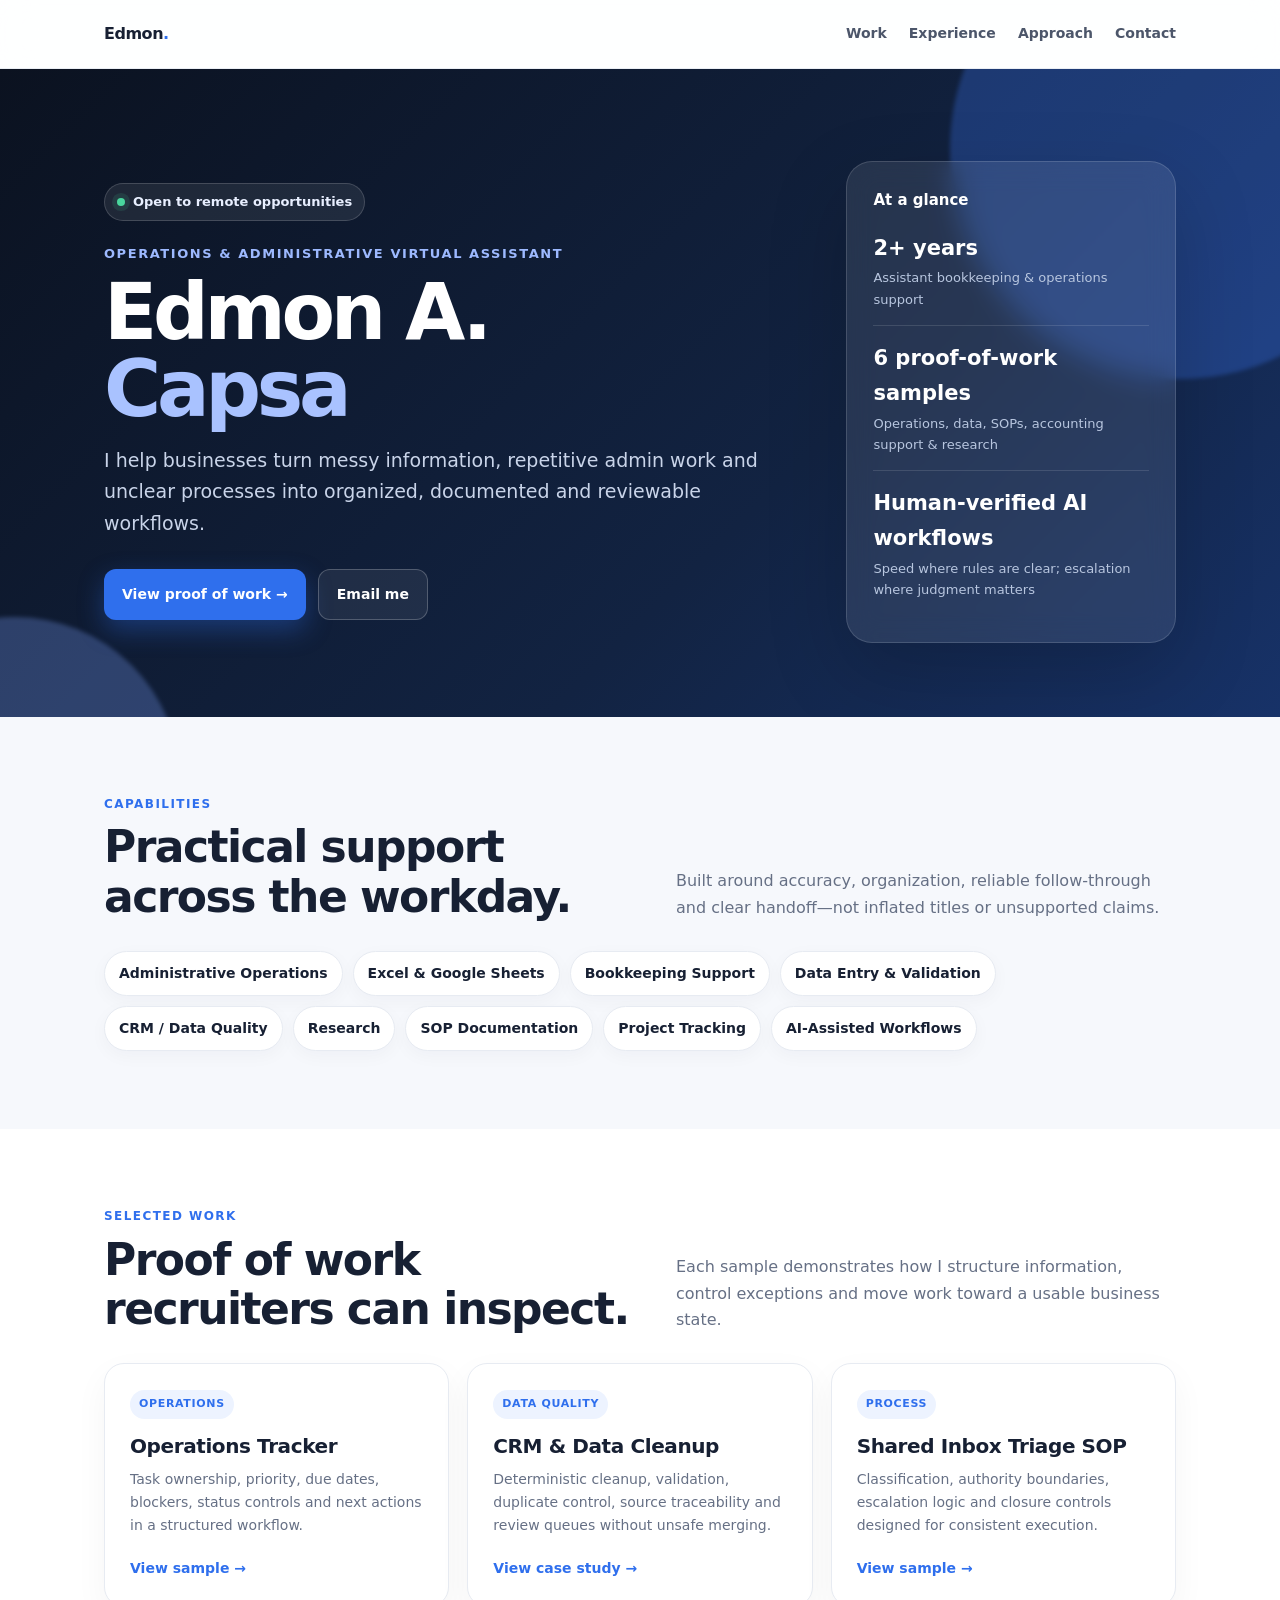
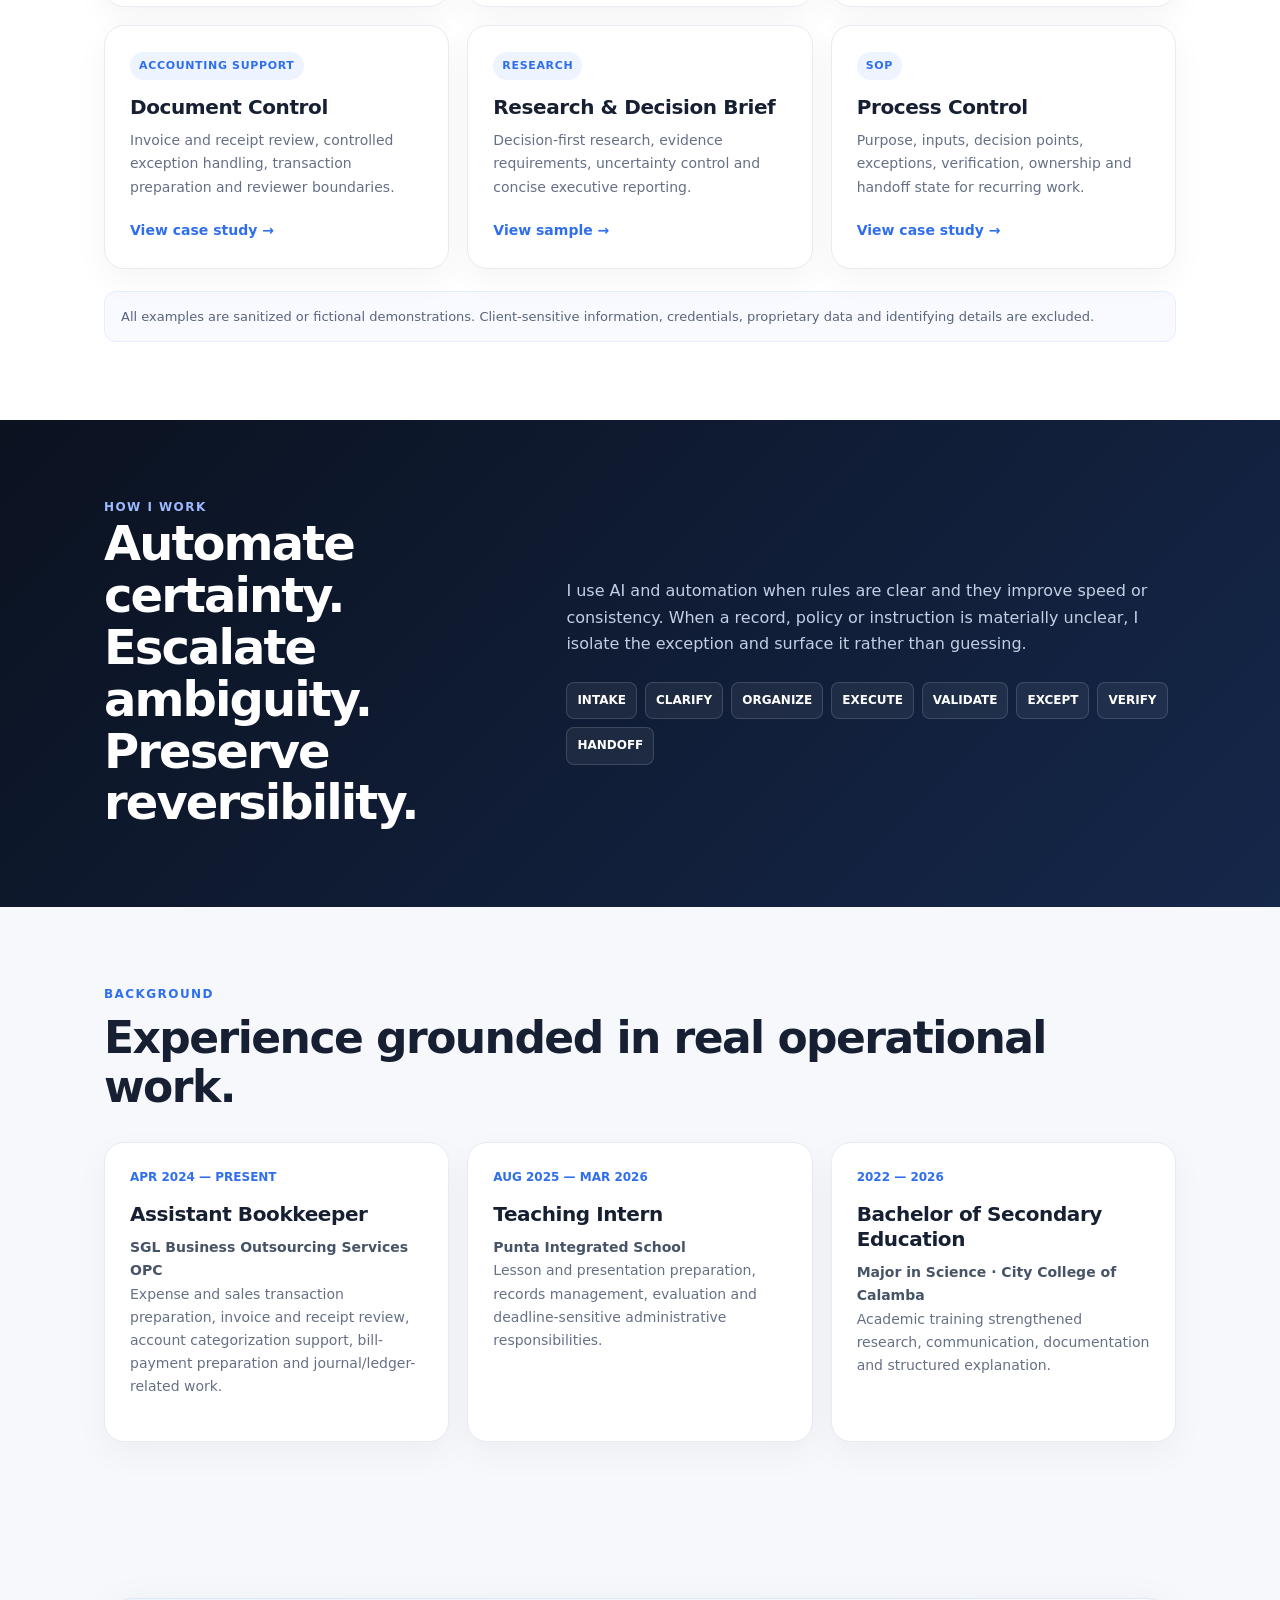
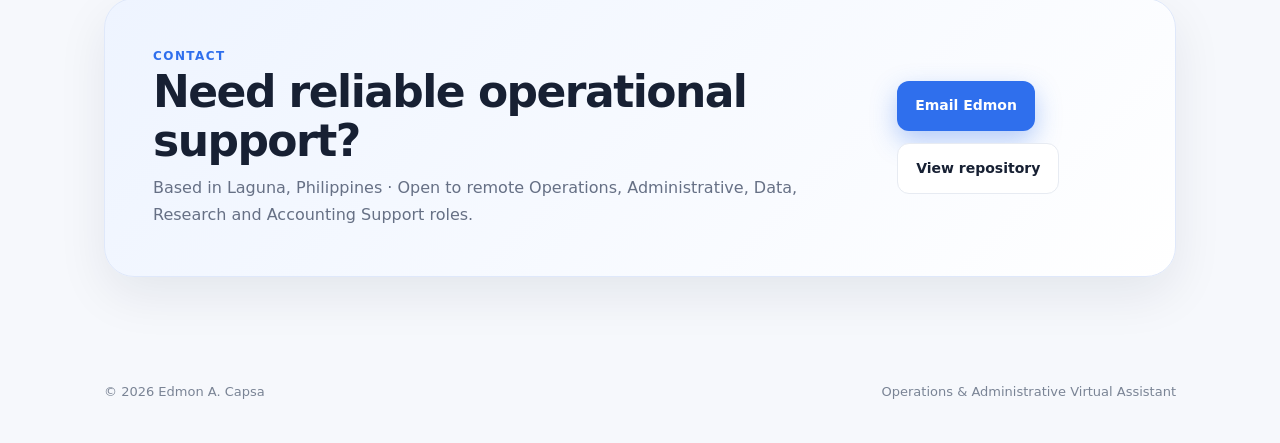
<file: index.html>
<!doctype html>
<html lang="en">
<head>
<meta charset="utf-8">
<meta name="viewport" content="width=device-width,initial-scale=1">
<meta name="theme-color" content="#0b1220">
<title>Edmon Capsa | Operations & Administrative VA</title>
<meta name="description" content="Operations & Administrative Virtual Assistant portfolio — bookkeeping support, spreadsheets, documentation, data quality, research and process management.">
<style>
:root{
  --navy:#0b1220;--navy2:#111c31;--ink:#172033;--muted:#667085;--line:#e7ebf2;
  --bg:#f6f8fc;--white:#fff;--blue:#2f6fed;--blue2:#6b8cff;--soft:#edf3ff;--green:#1f9d68;
  --shadow:0 18px 50px rgba(17,28,49,.08);--radius:20px
}
*{box-sizing:border-box}html{scroll-behavior:smooth}body{margin:0;font-family:Inter,ui-sans-serif,system-ui,-apple-system,"Segoe UI",sans-serif;color:var(--ink);background:var(--bg);line-height:1.65}a{text-decoration:none;color:inherit}.wrap{max-width:1120px;margin:auto;padding:0 24px}
nav{position:sticky;top:0;z-index:30;background:rgba(255,255,255,.88);backdrop-filter:blur(16px);border-bottom:1px solid rgba(231,235,242,.85)}.nav-inner{height:68px;display:flex;align-items:center;justify-content:space-between;gap:24px}.brand{font-weight:850;letter-spacing:-.03em}.brand span{color:var(--blue)}.nav-links{display:flex;gap:22px;align-items:center;font-size:14px;font-weight:650;color:#4c566a}.nav-links a:hover{color:var(--blue)}
.hero{position:relative;overflow:hidden;background:linear-gradient(135deg,#0b1220 0%,#122342 62%,#173268 100%);color:#fff;padding:92px 0 74px}.hero:before,.hero:after{content:"";position:absolute;border-radius:50%;filter:blur(2px);opacity:.28}.hero:before{width:460px;height:460px;background:#3f7cff;right:-130px;top:-150px}.hero:after{width:330px;height:330px;background:#7fa4ff;left:-150px;bottom:-230px}.hero-grid{position:relative;display:grid;grid-template-columns:1.35fr .65fr;gap:58px;align-items:center}.availability{display:inline-flex;align-items:center;gap:8px;padding:7px 12px;border:1px solid rgba(255,255,255,.16);background:rgba(255,255,255,.08);border-radius:999px;font-size:13px;font-weight:700;color:#e8efff}.dot{width:8px;height:8px;background:#49d69d;border-radius:50%;box-shadow:0 0 0 5px rgba(73,214,157,.12)}.eyebrow{margin-top:22px;color:#9db9ff;font-size:13px;font-weight:800;letter-spacing:.12em;text-transform:uppercase}h1{margin:10px 0 18px;font-size:clamp(48px,7vw,78px);line-height:.98;letter-spacing:-.055em}.hero h1 span{display:block;color:#a9c2ff}.lead{margin:0;max-width:720px;font-size:19px;color:#c9d4e9}.actions{display:flex;gap:12px;flex-wrap:wrap;margin-top:30px}.btn{display:inline-flex;align-items:center;justify-content:center;gap:8px;padding:13px 18px;border-radius:12px;font-weight:780;font-size:14px;transition:.2s ease;background:#fff;color:#101828}.btn:hover{transform:translateY(-2px)}.btn.primary{background:var(--blue);color:#fff;box-shadow:0 10px 26px rgba(47,111,237,.35)}.btn.ghost{border:1px solid rgba(255,255,255,.22);background:rgba(255,255,255,.07);color:#fff}.hero-card{position:relative;background:rgba(255,255,255,.09);border:1px solid rgba(255,255,255,.14);border-radius:26px;padding:26px;backdrop-filter:blur(14px);box-shadow:0 28px 80px rgba(0,0,0,.18)}.hero-card h3{margin:0 0 18px;font-size:15px;color:#fff}.metric{padding:15px 0;border-top:1px solid rgba(255,255,255,.12)}.metric:first-of-type{border-top:0;padding-top:0}.metric strong{display:block;font-size:21px}.metric span{display:block;color:#b8c6df;font-size:13px;margin-top:2px}
section{padding:78px 0}.section-head{display:flex;justify-content:space-between;gap:34px;align-items:end;margin-bottom:30px}.kicker{color:var(--blue);font-weight:850;font-size:12px;letter-spacing:.12em;text-transform:uppercase}.section-head h2,h2{font-size:clamp(30px,4vw,44px);letter-spacing:-.035em;line-height:1.12;margin:8px 0 0}.section-head p{max-width:500px;margin:0;color:var(--muted)}
.skills{display:flex;flex-wrap:wrap;gap:10px}.chip{background:#fff;border:1px solid var(--line);border-radius:999px;padding:10px 14px;font-size:14px;font-weight:700;box-shadow:0 5px 18px rgba(17,28,49,.035)}
.work{background:#fff}.grid{display:grid;grid-template-columns:repeat(3,1fr);gap:18px}.card{position:relative;border:1px solid var(--line);background:#fff;border-radius:var(--radius);padding:25px;box-shadow:0 12px 34px rgba(17,28,49,.045);transition:.22s ease;overflow:hidden}.card:hover{transform:translateY(-4px);box-shadow:var(--shadow);border-color:#dbe4f5}.card:before{content:"";position:absolute;inset:0 0 auto;height:3px;background:linear-gradient(90deg,var(--blue),var(--blue2));opacity:0;transition:.2s}.card:hover:before{opacity:1}.tag{display:inline-flex;padding:5px 9px;border-radius:999px;background:var(--soft);color:var(--blue);font-size:11px;font-weight:850;letter-spacing:.06em}.card h3{font-size:20px;line-height:1.25;margin:15px 0 9px;letter-spacing:-.02em}.card p{color:var(--muted);font-size:14px;margin:0 0 18px}.link{display:inline-flex;gap:6px;color:var(--blue);font-weight:800;font-size:14px}.note{margin-top:22px;padding:14px 16px;border-radius:12px;background:#f8faff;border:1px solid #e6edff;color:#59657a;font-size:13px}
.philosophy{background:linear-gradient(135deg,#0b1220,#15274a);color:#fff}.philosophy-grid{display:grid;grid-template-columns:.8fr 1.2fr;gap:56px;align-items:center}.quote{font-size:clamp(30px,4vw,48px);font-weight:850;line-height:1.08;letter-spacing:-.04em}.philosophy p{color:#c3cfe3}.flow{display:flex;flex-wrap:wrap;gap:8px;margin-top:24px}.flow span{font-size:12px;font-weight:800;padding:8px 10px;border:1px solid rgba(255,255,255,.14);border-radius:8px;background:rgba(255,255,255,.06)}
.timeline{display:grid;grid-template-columns:repeat(3,1fr);gap:18px}.timeline .card{min-height:220px}.date{font-size:12px;font-weight:800;color:var(--blue);margin-bottom:10px}.org{font-weight:700;color:#475467;font-size:14px}
.cta{padding:78px 0}.cta-box{background:linear-gradient(135deg,#eef4ff,#fff);border:1px solid #dfe8fa;border-radius:30px;padding:48px;display:flex;justify-content:space-between;align-items:center;gap:30px;box-shadow:var(--shadow)}.cta-box h2{margin:0 0 10px}.cta-box p{color:var(--muted);margin:0}.cta .btn.ghost{background:#fff;border:1px solid var(--line);color:var(--ink)}
footer{padding:26px 0 40px;color:#7a8495;font-size:13px}.footer-row{display:flex;justify-content:space-between;gap:20px;flex-wrap:wrap}
@media(max-width:900px){.hero-grid,.philosophy-grid{grid-template-columns:1fr}.hero-card{max-width:560px}.grid,.timeline{grid-template-columns:repeat(2,1fr)}.section-head{align-items:start;flex-direction:column}.cta-box{align-items:flex-start;flex-direction:column}}
@media(max-width:640px){.nav-links a:not(.nav-contact){display:none}.hero{padding:72px 0 58px}.grid,.timeline{grid-template-columns:1fr}section{padding:60px 0}.cta-box{padding:30px}.lead{font-size:17px}.hero-card{padding:22px}h1{font-size:50px}}
</style>
</head>
<body>
<nav><div class="wrap nav-inner"><a class="brand" href="#top">Edmon<span>.</span></a><div class="nav-links"><a href="#work">Work</a><a href="#experience">Experience</a><a href="#approach">Approach</a><a class="nav-contact" href="mailto:edmon.capsa5@gmail.com">Contact</a></div></div></nav>
<header class="hero" id="top"><div class="wrap hero-grid"><div><div class="availability"><span class="dot"></span> Open to remote opportunities</div><div class="eyebrow">Operations & Administrative Virtual Assistant</div><h1>Edmon A. <span>Capsa</span></h1><p class="lead">I help businesses turn messy information, repetitive admin work and unclear processes into organized, documented and reviewable workflows.</p><div class="actions"><a class="btn primary" href="#work">View proof of work →</a><a class="btn ghost" href="mailto:edmon.capsa5@gmail.com">Email me</a></div></div><aside class="hero-card"><h3>At a glance</h3><div class="metric"><strong>2+ years</strong><span>Assistant bookkeeping & operations support</span></div><div class="metric"><strong>6 proof-of-work samples</strong><span>Operations, data, SOPs, accounting support & research</span></div><div class="metric"><strong>Human-verified AI workflows</strong><span>Speed where rules are clear; escalation where judgment matters</span></div></aside></div></header>
<section><div class="wrap"><div class="section-head"><div><div class="kicker">Capabilities</div><h2>Practical support across the workday.</h2></div><p>Built around accuracy, organization, reliable follow-through and clear handoff—not inflated titles or unsupported claims.</p></div><div class="skills"><span class="chip">Administrative Operations</span><span class="chip">Excel & Google Sheets</span><span class="chip">Bookkeeping Support</span><span class="chip">Data Entry & Validation</span><span class="chip">CRM / Data Quality</span><span class="chip">Research</span><span class="chip">SOP Documentation</span><span class="chip">Project Tracking</span><span class="chip">AI-Assisted Workflows</span></div></div></section>
<section class="work" id="work"><div class="wrap"><div class="section-head"><div><div class="kicker">Selected work</div><h2>Proof of work recruiters can inspect.</h2></div><p>Each sample demonstrates how I structure information, control exceptions and move work toward a usable business state.</p></div><div class="grid">
<article class="card"><span class="tag">OPERATIONS</span><h3>Operations Tracker</h3><p>Task ownership, priority, due dates, blockers, status controls and next actions in a structured workflow.</p><a class="link" href="https://github.com/edmoncapsa5-wq/edmon-capsa-portfolio/tree/main/samples/operations-tracker">View sample →</a></article>
<article class="card"><span class="tag">DATA QUALITY</span><h3>CRM & Data Cleanup</h3><p>Deterministic cleanup, validation, duplicate control, source traceability and review queues without unsafe merging.</p><a class="link" href="https://github.com/edmoncapsa5-wq/edmon-capsa-portfolio/blob/main/case-studies/crm-data-cleanup.md">View case study →</a></article>
<article class="card"><span class="tag">PROCESS</span><h3>Shared Inbox Triage SOP</h3><p>Classification, authority boundaries, escalation logic and closure controls designed for consistent execution.</p><a class="link" href="https://github.com/edmoncapsa5-wq/edmon-capsa-portfolio/tree/main/samples/sop-inbox-triage">View sample →</a></article>
<article class="card"><span class="tag">ACCOUNTING SUPPORT</span><h3>Document Control</h3><p>Invoice and receipt review, controlled exception handling, transaction preparation and reviewer boundaries.</p><a class="link" href="https://github.com/edmoncapsa5-wq/edmon-capsa-portfolio/blob/main/case-studies/accounting-document-control.md">View case study →</a></article>
<article class="card"><span class="tag">RESEARCH</span><h3>Research & Decision Brief</h3><p>Decision-first research, evidence requirements, uncertainty control and concise executive reporting.</p><a class="link" href="https://github.com/edmoncapsa5-wq/edmon-capsa-portfolio/tree/main/samples/research-brief">View sample →</a></article>
<article class="card"><span class="tag">SOP</span><h3>Process Control</h3><p>Purpose, inputs, decision points, exceptions, verification, ownership and handoff state for recurring work.</p><a class="link" href="https://github.com/edmoncapsa5-wq/edmon-capsa-portfolio/blob/main/case-studies/sop-process-control.md">View case study →</a></article>
</div><div class="note">All examples are sanitized or fictional demonstrations. Client-sensitive information, credentials, proprietary data and identifying details are excluded.</div></div></section>
<section class="philosophy" id="approach"><div class="wrap philosophy-grid"><div><div class="kicker" style="color:#9db9ff">How I work</div><div class="quote">Automate certainty. Escalate ambiguity. Preserve reversibility.</div></div><div><p>I use AI and automation when rules are clear and they improve speed or consistency. When a record, policy or instruction is materially unclear, I isolate the exception and surface it rather than guessing.</p><div class="flow"><span>INTAKE</span><span>CLARIFY</span><span>ORGANIZE</span><span>EXECUTE</span><span>VALIDATE</span><span>EXCEPT</span><span>VERIFY</span><span>HANDOFF</span></div></div></div></section>
<section id="experience"><div class="wrap"><div class="section-head"><div><div class="kicker">Background</div><h2>Experience grounded in real operational work.</h2></div></div><div class="timeline"><article class="card"><div class="date">APR 2024 — PRESENT</div><h3>Assistant Bookkeeper</h3><div class="org">SGL Business Outsourcing Services OPC</div><p>Expense and sales transaction preparation, invoice and receipt review, account categorization support, bill-payment preparation and journal/ledger-related work.</p></article><article class="card"><div class="date">AUG 2025 — MAR 2026</div><h3>Teaching Intern</h3><div class="org">Punta Integrated School</div><p>Lesson and presentation preparation, records management, evaluation and deadline-sensitive administrative responsibilities.</p></article><article class="card"><div class="date">2022 — 2026</div><h3>Bachelor of Secondary Education</h3><div class="org">Major in Science · City College of Calamba</div><p>Academic training strengthened research, communication, documentation and structured explanation.</p></article></div></div></section>
<section class="cta"><div class="wrap"><div class="cta-box"><div><div class="kicker">Contact</div><h2>Need reliable operational support?</h2><p>Based in Laguna, Philippines · Open to remote Operations, Administrative, Data, Research and Accounting Support roles.</p></div><div class="actions" style="margin-top:0"><a class="btn primary" href="mailto:edmon.capsa5@gmail.com">Email Edmon</a><a class="btn ghost" href="https://github.com/edmoncapsa5-wq/edmon-capsa-portfolio">View repository</a></div></div></div></section>
<footer><div class="wrap footer-row"><span>© 2026 Edmon A. Capsa</span><span>Operations & Administrative Virtual Assistant</span></div></footer>
</body>
</html>
</file>
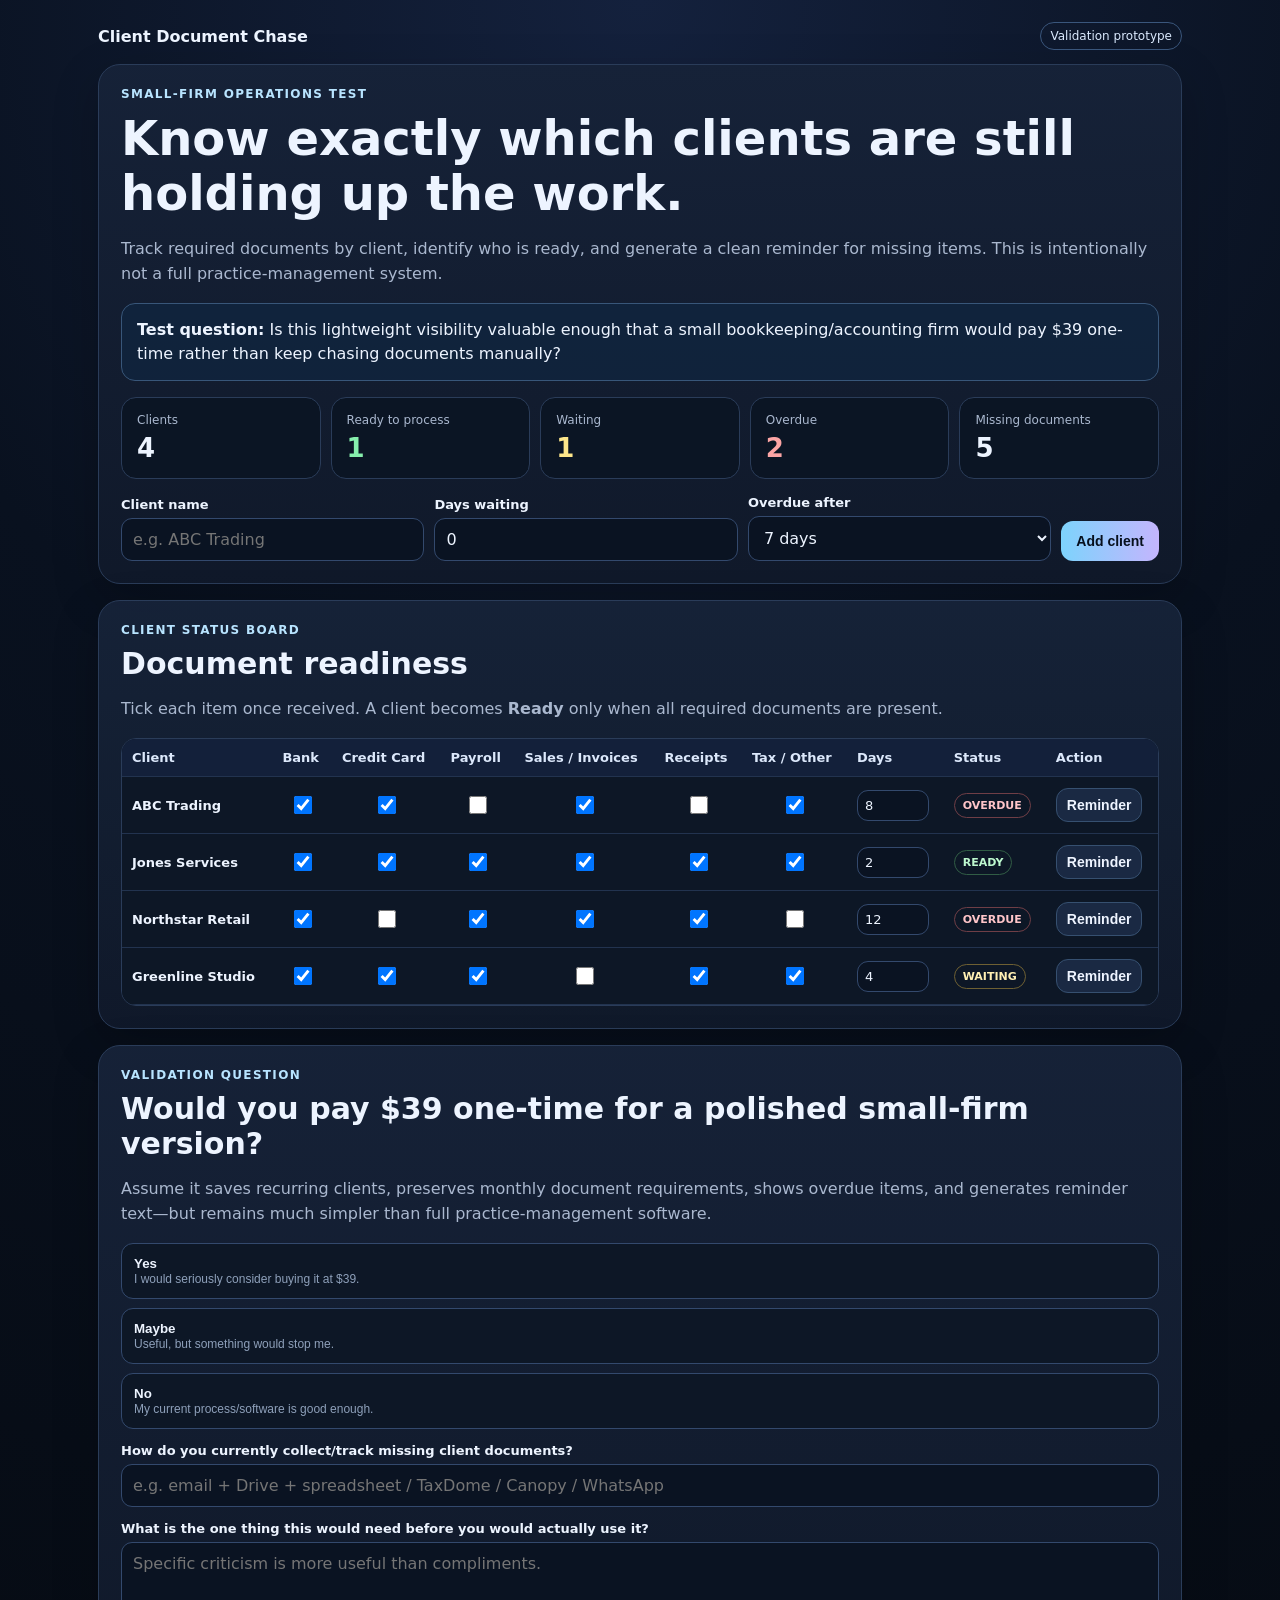
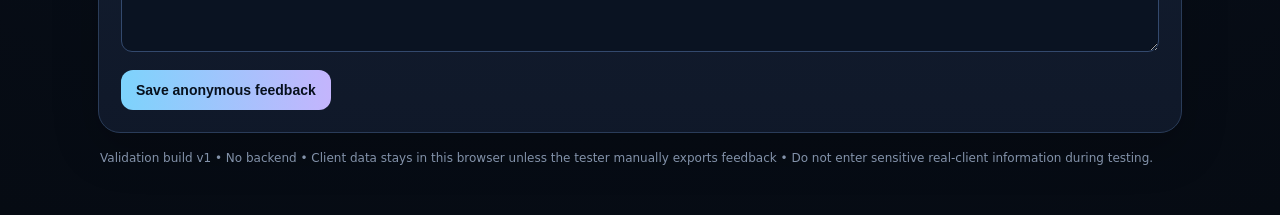
<file: accounting-doc-chase/index.html>
<!doctype html>
<html lang="en">
<head>
<meta charset="utf-8"><meta name="viewport" content="width=device-width,initial-scale=1">
<title>Client Document Chase — Validation Prototype</title>
<style>
:root{--bg:#09111f;--panel:#121c2e;--panel2:#0d1726;--line:#2a3c59;--text:#edf4ff;--muted:#aab8cf;--accent:#7dd3fc;--accent2:#c4b5fd;--good:#86efac;--warn:#fde68a;--bad:#fca5a5}
*{box-sizing:border-box}body{margin:0;font-family:Inter,system-ui,-apple-system,"Segoe UI",sans-serif;background:radial-gradient(circle at top,#14213d 0,#09111f 42%,#060b13 100%);color:var(--text);min-height:100vh}.shell{max-width:1120px;margin:auto;padding:18px}.card{background:linear-gradient(180deg,rgba(22,34,56,.97),rgba(16,25,42,.97));border:1px solid var(--line);border-radius:22px;padding:22px;margin-bottom:16px;box-shadow:0 16px 46px rgba(0,0,0,.22)}h1,h2{margin:0 0 10px;line-height:1.15}h1{font-size:clamp(30px,5vw,48px)}h2{font-size:clamp(22px,3.5vw,30px)}p{line-height:1.55}.muted{color:var(--muted)}.kicker{font-size:12px;font-weight:800;letter-spacing:.11em;text-transform:uppercase;color:#b8e4ff;margin-bottom:10px}.badge{display:inline-block;border:1px solid #3a567c;border-radius:999px;padding:6px 9px;font-size:12px;color:#dbeafe}.dashboard{display:grid;grid-template-columns:repeat(auto-fit,minmax(150px,1fr));gap:10px;margin:16px 0}.metric{padding:15px;border:1px solid var(--line);border-radius:15px;background:#0b1524}.metric span{display:block;font-size:12px;color:var(--muted);margin-bottom:6px}.metric strong{font-size:26px}.good{color:var(--good)}.warn{color:var(--warn)}.bad{color:var(--bad)}.toolbar{display:flex;gap:10px;flex-wrap:wrap;align-items:end}.field{min-width:150px;flex:1}label{display:block;font-size:13px;font-weight:750;margin:0 0 6px}input,select,textarea{width:100%;background:#0a1322;color:var(--text);border:1px solid #33496d;border-radius:11px;padding:11px;font:inherit}textarea{min-height:110px}.btn{border:0;border-radius:12px;padding:12px 15px;font-weight:800;font-size:14px;cursor:pointer;background:linear-gradient(90deg,var(--accent),var(--accent2));color:#07101d}.btn.secondary{background:#1a2943;color:#eef4ff;border:1px solid #365070}.table-wrap{overflow:auto;border:1px solid var(--line);border-radius:15px}table{width:100%;border-collapse:collapse;min-width:900px;background:#0d1726}th,td{padding:11px 10px;border-bottom:1px solid #22334f;text-align:left;font-size:13px;vertical-align:middle}th{position:sticky;top:0;background:#13203a;color:#dce8fb}.client-name{font-weight:800}.doc-check{text-align:center}.doc-check input{width:18px;height:18px}.status{display:inline-block;border-radius:999px;padding:5px 8px;font-size:11px;font-weight:800;border:1px solid}.status.ready{color:#bdf8cf;border-color:#315d45}.status.waiting{color:#fff0b4;border-color:#6e6033}.status.overdue{color:#ffc5c9;border-color:#6f3e46}.notice{padding:14px 15px;border:1px solid #385679;border-radius:14px;background:rgba(14,43,72,.46);line-height:1.5}.reminder{white-space:pre-wrap;background:#0b1524;border:1px solid var(--line);border-radius:14px;padding:14px;line-height:1.55}.hidden{display:none!important}.choice-grid{display:grid;gap:9px}.choice{padding:12px;border:1px solid #33496d;border-radius:12px;background:#0d1726;color:var(--text);text-align:left;cursor:pointer}.choice.selected{border-color:var(--accent);background:#10263b}.actions{display:flex;gap:10px;flex-wrap:wrap;margin-top:14px}.tiny{font-size:12px;color:#8ea0ba}.footer{font-size:12px;color:#8392aa;line-height:1.5;margin:10px 2px 30px}@media(max-width:650px){.shell{padding:10px}.card{padding:16px}.btn{width:100%}.toolbar{display:grid;grid-template-columns:1fr}.actions{display:grid;grid-template-columns:1fr}}
</style></head>
<body><div class="shell">
<div style="display:flex;justify-content:space-between;gap:10px;align-items:center;margin:4px 0 14px;flex-wrap:wrap"><strong>Client Document Chase</strong><span class="badge">Validation prototype</span></div>
<section class="card"><div class="kicker">Small-firm operations test</div><h1>Know exactly which clients are still holding up the work.</h1><p class="muted">Track required documents by client, identify who is ready, and generate a clean reminder for missing items. This is intentionally not a full practice-management system.</p><div class="notice"><strong>Test question:</strong> Is this lightweight visibility valuable enough that a small bookkeeping/accounting firm would pay $39 one-time rather than keep chasing documents manually?</div>
<div class="dashboard"><div class="metric"><span>Clients</span><strong id="mClients">0</strong></div><div class="metric"><span>Ready to process</span><strong class="good" id="mReady">0</strong></div><div class="metric"><span>Waiting</span><strong class="warn" id="mWaiting">0</strong></div><div class="metric"><span>Overdue</span><strong class="bad" id="mOverdue">0</strong></div><div class="metric"><span>Missing documents</span><strong id="mMissing">0</strong></div></div>
<div class="toolbar"><div class="field"><label>Client name</label><input id="newClient" placeholder="e.g. ABC Trading"></div><div class="field"><label>Days waiting</label><input id="newDays" type="number" min="0" value="0"></div><div class="field"><label>Overdue after</label><select id="overdueAfter"><option value="5">5 days</option><option value="7" selected>7 days</option><option value="10">10 days</option><option value="14">14 days</option></select></div><button class="btn" id="addBtn">Add client</button></div></section>
<section class="card"><div class="kicker">Client status board</div><h2>Document readiness</h2><p class="muted">Tick each item once received. A client becomes <strong>Ready</strong> only when all required documents are present.</p><div class="table-wrap"><table><thead><tr><th>Client</th><th>Bank</th><th>Credit Card</th><th>Payroll</th><th>Sales / Invoices</th><th>Receipts</th><th>Tax / Other</th><th>Days</th><th>Status</th><th>Action</th></tr></thead><tbody id="clientBody"></tbody></table></div></section>
<section class="card hidden" id="reminderCard"><div class="kicker">Generated reminder</div><h2 id="reminderTitle"></h2><div class="reminder" id="reminderText"></div><div class="actions"><button class="btn" id="copyReminderBtn">Copy reminder</button></div><div class="tiny" id="reminderStatus"></div></section>
<section class="card"><div class="kicker">Validation question</div><h2>Would you pay $39 one-time for a polished small-firm version?</h2><p class="muted">Assume it saves recurring clients, preserves monthly document requirements, shows overdue items, and generates reminder text—but remains much simpler than full practice-management software.</p>
<div class="choice-grid" id="priceOptions"><button class="choice" data-price="yes"><strong>Yes</strong><br><span class="tiny">I would seriously consider buying it at $39.</span></button><button class="choice" data-price="maybe"><strong>Maybe</strong><br><span class="tiny">Useful, but something would stop me.</span></button><button class="choice" data-price="no"><strong>No</strong><br><span class="tiny">My current process/software is good enough.</span></button></div>
<label style="margin-top:14px">How do you currently collect/track missing client documents?</label><input id="currentProcess" placeholder="e.g. email + Drive + spreadsheet / TaxDome / Canopy / WhatsApp">
<label style="margin-top:14px">What is the one thing this would need before you would actually use it?</label><textarea id="comment" placeholder="Specific criticism is more useful than compliments."></textarea><div class="actions"><button class="btn" id="saveBtn" disabled>Save anonymous feedback</button></div></section>
<section class="card hidden" id="doneCard"><div class="kicker">Test complete</div><h2>Thank you.</h2><p class="muted">Copy the anonymous result and send it to the person who invited you. No client names are included in the exported summary.</p><div class="notice" id="summaryBox"></div><div class="actions"><button class="btn" id="copySummaryBtn">Copy summary</button><button class="btn secondary" id="downloadBtn">Export JSON</button></div><div class="tiny" id="copySummaryStatus"></div></section>
<div class="footer">Validation build v1 • No backend • Client data stays in this browser unless the tester manually exports feedback • Do not enter sensitive real-client information during testing.</div></div>
<script>
const docs=[['bank','Bank statement'],['card','Credit card statement'],['payroll','Payroll report'],['sales','Sales / invoices'],['receipts','Receipts / expenses'],['tax','Tax / other docs']];
const $=id=>document.getElementById(id);
const testerId=localStorage.getItem('docChaseTesterId')||('A'+Math.random().toString(36).slice(2,8).toUpperCase());localStorage.setItem('docChaseTesterId',testerId);
const visits=Number(localStorage.getItem('docChaseVisitCount')||0)+1;localStorage.setItem('docChaseVisitCount',String(visits));
const source=(new URLSearchParams(location.search).get('src')||'direct').slice(0,40);
let reminderGenerated=false,price=null;
let clients=[{id:1,name:'ABC Trading',days:8,bank:true,card:true,payroll:false,sales:true,receipts:false,tax:true},{id:2,name:'Jones Services',days:2,bank:true,card:true,payroll:true,sales:true,receipts:true,tax:true},{id:3,name:'Northstar Retail',days:12,bank:true,card:false,payroll:true,sales:true,receipts:true,tax:false},{id:4,name:'Greenline Studio',days:4,bank:true,card:true,payroll:true,sales:false,receipts:true,tax:true}];
function esc(s){return String(s).replace(/[&<>"']/g,m=>({'&':'&amp;','<':'&lt;','>':'&gt;','"':'&quot;',"'":'&#039;'}[m]))}
function missing(c){return docs.filter(([k])=>!c[k]).map(([,v])=>v)}
function st(c){if(!missing(c).length)return'ready';return c.days>=Number($('overdueAfter').value)?'overdue':'waiting'}
function render(){ $('clientBody').innerHTML=clients.map(c=>`<tr><td><span class="client-name">${esc(c.name)}</span></td>${docs.map(([k])=>`<td class="doc-check"><input type="checkbox" data-id="${c.id}" data-doc="${k}" ${c[k]?'checked':''}></td>`).join('')}<td><input style="width:72px;padding:7px" type="number" min="0" value="${c.days}" data-days="${c.id}"></td><td><span class="status ${st(c)}">${st(c).toUpperCase()}</span></td><td><button class="btn secondary" style="padding:8px 10px" data-remind="${c.id}" ${st(c)==='ready'?'disabled':''}>Reminder</button></td></tr>`).join('');
document.querySelectorAll('[data-doc]').forEach(e=>e.onchange=()=>{let c=clients.find(x=>x.id===Number(e.dataset.id));c[e.dataset.doc]=e.checked;render()});
document.querySelectorAll('[data-days]').forEach(e=>e.onchange=()=>{let c=clients.find(x=>x.id===Number(e.dataset.days));c.days=Math.max(0,Number(e.value)||0);render()});
document.querySelectorAll('[data-remind]').forEach(e=>e.onclick=()=>makeReminder(Number(e.dataset.remind)));metrics()}
function metrics(){let r=0,w=0,o=0,m=0;clients.forEach(c=>{let s=st(c);if(s==='ready')r++;else if(s==='overdue')o++;else w++;m+=missing(c).length});$('mClients').textContent=clients.length;$('mReady').textContent=r;$('mWaiting').textContent=w;$('mOverdue').textContent=o;$('mMissing').textContent=m}
function makeReminder(id){let c=clients.find(x=>x.id===id),miss=missing(c);if(!c||!miss.length)return;reminderGenerated=true;$('reminderTitle').textContent=`Reminder for ${c.name}`;$('reminderText').textContent=`Hi ${c.name},\n\nWe’re still waiting for the following documents before we can continue processing your account:\n\n${miss.map(x=>'• '+x).join('\n')}\n\nPlease send them when available so we can keep your work moving.\n\nThank you.`;$('reminderCard').classList.remove('hidden');$('reminderCard').scrollIntoView({behavior:'smooth'})}
$('addBtn').onclick=()=>{let name=$('newClient').value.trim();if(!name){alert('Enter a client name.');return}clients.push({id:Date.now(),name,days:Math.max(0,Number($('newDays').value)||0),bank:false,card:false,payroll:false,sales:false,receipts:false,tax:false});$('newClient').value='';$('newDays').value='0';render()};
$('overdueAfter').onchange=render;
$('copyReminderBtn').onclick=async()=>{try{await navigator.clipboard.writeText($('reminderText').textContent);$('reminderStatus').textContent='Reminder copied.'}catch(e){$('reminderStatus').textContent='Copy failed—select the text manually.'}};
document.querySelectorAll('[data-price]').forEach(b=>b.onclick=()=>{document.querySelectorAll('[data-price]').forEach(x=>x.classList.remove('selected'));b.classList.add('selected');price=b.dataset.price;$('saveBtn').disabled=false});
$('saveBtn').onclick=()=>{let stats={ready:0,waiting:0,overdue:0,missing:0};clients.forEach(c=>{stats[st(c)]++;stats.missing+=missing(c).length});let d={prototype:'Client Document Chase validation v1',tester_id:testerId,visit_count:visits,acquisition_source:source,timestamp:new Date().toISOString(),clients_used:clients.length,ready_clients:stats.ready,waiting_clients:stats.waiting,overdue_clients:stats.overdue,missing_documents:stats.missing,generated_reminder:reminderGenerated,price_39_usd:price,current_process:$('currentProcess').value.trim()||null,comment:$('comment').value.trim()||null};window.validationData=d;localStorage.setItem('docChaseValidationLast',JSON.stringify(d));$('summaryBox').textContent=`Tester ${d.tester_id} | Source ${d.acquisition_source} | Clients tested ${d.clients_used} | Reminder used ${d.generated_reminder?'yes':'no'} | Current process ${d.current_process||'-'} | $39 ${d.price_39_usd} | Comment ${d.comment||'-'}`;$('doneCard').classList.remove('hidden');$('doneCard').scrollIntoView({behavior:'smooth'})};
$('copySummaryBtn').onclick=async()=>{let d=window.validationData||JSON.parse(localStorage.getItem('docChaseValidationLast')||'{}');let t=`Accounting doc-chase validation | Tester ${d.tester_id} | Source ${d.acquisition_source||'direct'} | Clients tested ${d.clients_used} | Reminder used ${d.generated_reminder?'yes':'no'} | Current process ${d.current_process||'-'} | $39 ${d.price_39_usd} | Comment ${d.comment||'-'}`;try{await navigator.clipboard.writeText(t);$('copySummaryStatus').textContent='Summary copied.'}catch(e){$('copySummaryStatus').textContent=t}};
$('downloadBtn').onclick=()=>{let d=window.validationData||JSON.parse(localStorage.getItem('docChaseValidationLast')||'{}');let b=new Blob([JSON.stringify(d,null,2)],{type:'application/json'}),u=URL.createObjectURL(b),a=document.createElement('a');a.href=u;a.download='accounting-doc-chase-validation.json';a.click();setTimeout(()=>URL.revokeObjectURL(u),400)};
render();
</script></body></html>
</file>
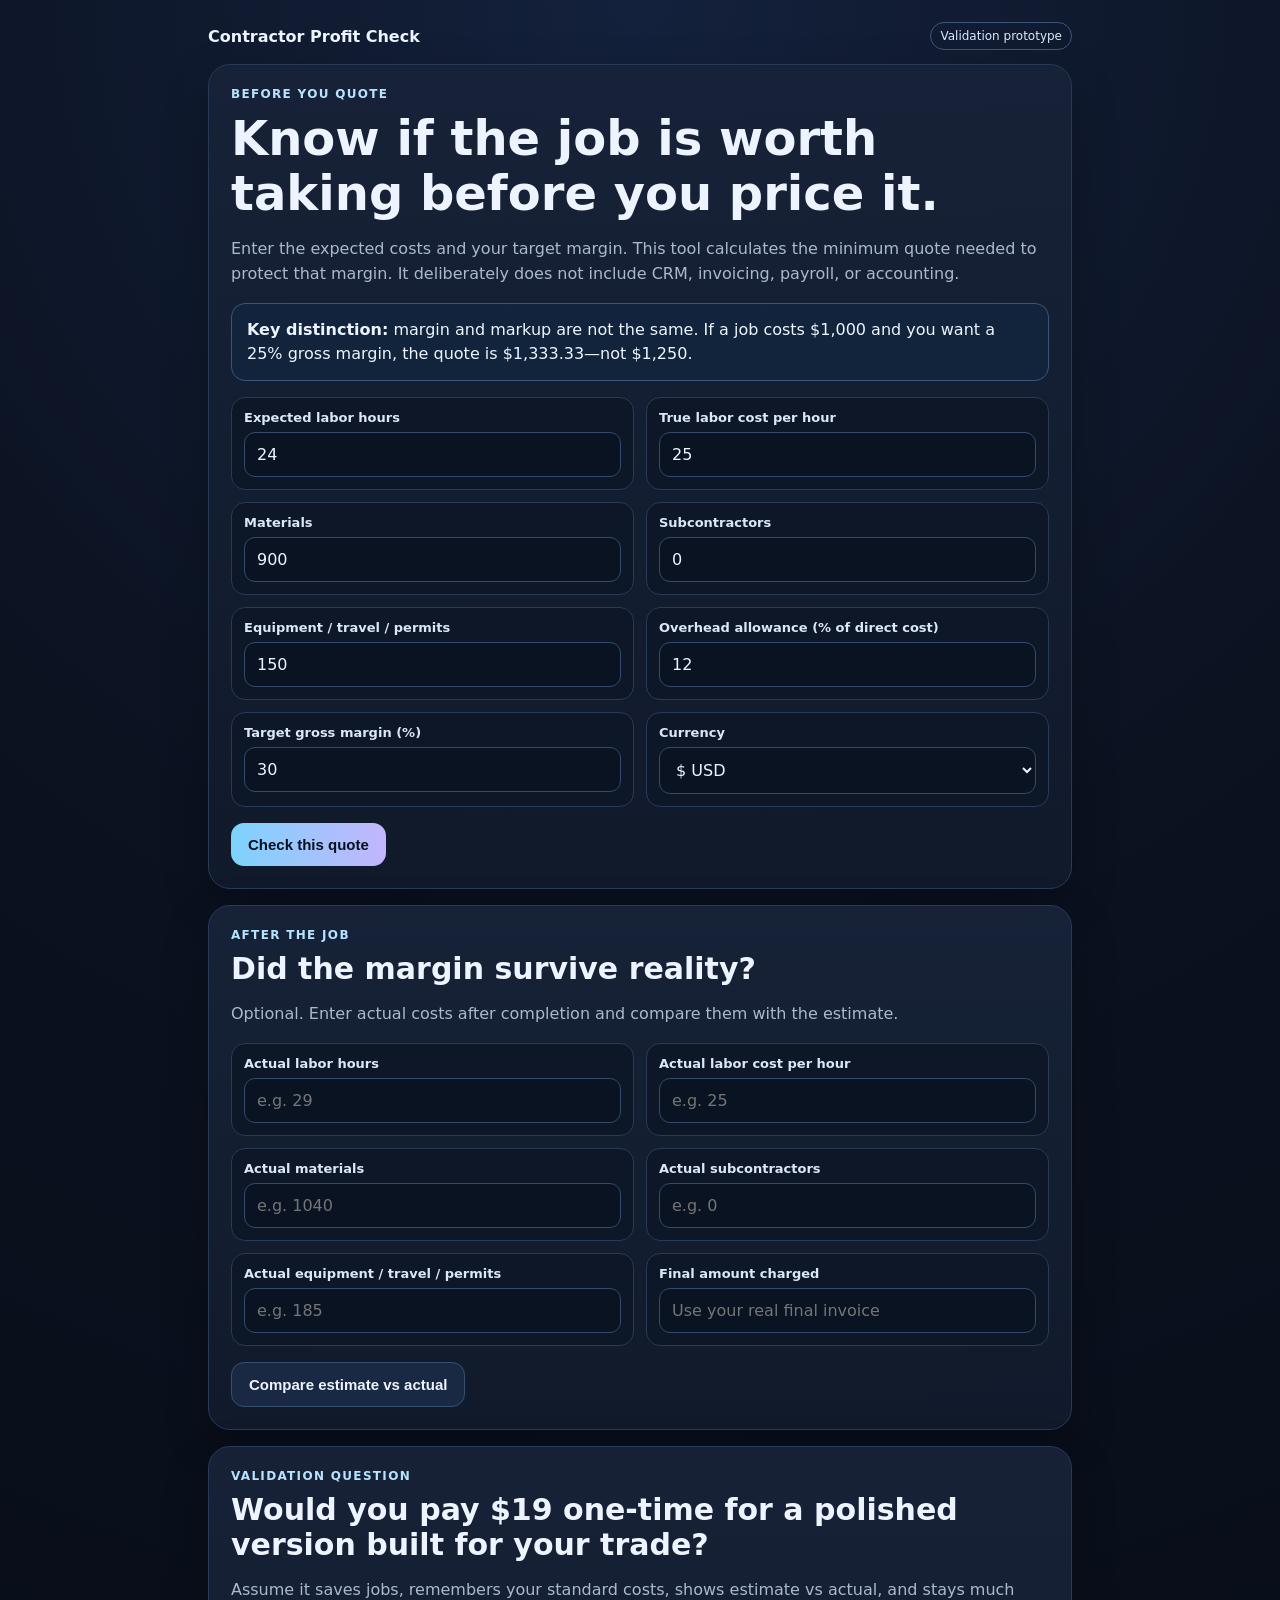
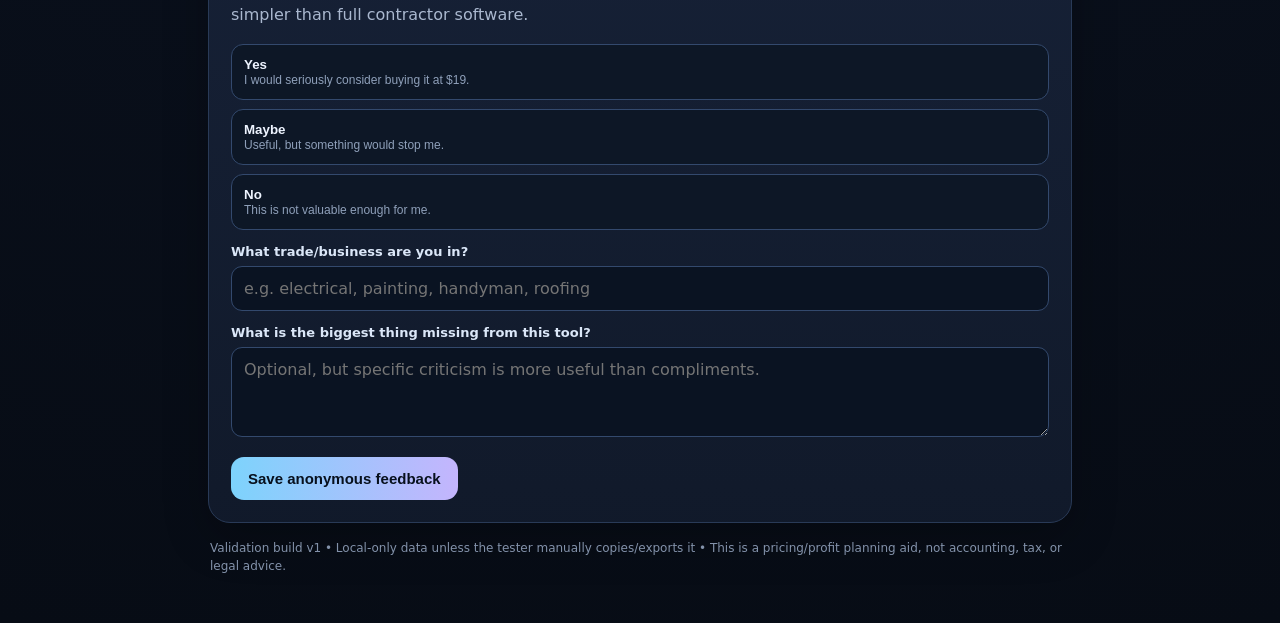
<file: contractor-profit-check/index.html>
<!doctype html>
<html lang="en">
<head>
<meta charset="utf-8">
<meta name="viewport" content="width=device-width,initial-scale=1">
<title>Contractor Profit Check — Validation Prototype</title>
<style>
:root{--bg:#0b1220;--panel:#121c2e;--panel2:#0e1727;--line:#293a57;--text:#eef4ff;--muted:#aab8cf;--accent:#7dd3fc;--accent2:#c4b5fd;--good:#86efac;--warn:#fde68a;--bad:#fca5a5}
*{box-sizing:border-box}body{margin:0;font-family:Inter,system-ui,-apple-system,"Segoe UI",sans-serif;background:radial-gradient(circle at top,#14213c 0,#0b1220 40%,#070c15 100%);color:var(--text);min-height:100vh}.shell{max-width:900px;margin:auto;padding:18px}.card{background:linear-gradient(180deg,rgba(23,34,56,.97),rgba(17,26,43,.97));border:1px solid var(--line);border-radius:22px;padding:22px;margin-bottom:16px;box-shadow:0 16px 46px rgba(0,0,0,.24)}h1,h2,h3{margin:0 0 10px;line-height:1.15}h1{font-size:clamp(30px,5vw,48px)}h2{font-size:clamp(22px,3.6vw,30px)}p{line-height:1.55}.muted{color:var(--muted)}.kicker{font-size:12px;font-weight:800;letter-spacing:.11em;text-transform:uppercase;color:#b6e3ff;margin-bottom:10px}.grid{display:grid;gap:12px}.grid.two{grid-template-columns:repeat(2,minmax(0,1fr))}.field{background:var(--panel2);border:1px solid var(--line);border-radius:14px;padding:12px}label{display:block;font-size:13px;font-weight:750;margin-bottom:7px;color:#dbe7f8}input,select,textarea{width:100%;background:#0a1322;color:var(--text);border:1px solid #33496d;border-radius:11px;padding:12px;font:inherit}textarea{min-height:90px}.actions{display:flex;gap:10px;flex-wrap:wrap;margin-top:16px}.btn{border:0;border-radius:13px;padding:13px 17px;font-weight:800;font-size:15px;cursor:pointer;background:linear-gradient(90deg,var(--accent),var(--accent2));color:#07101d}.btn.secondary{background:#1a2943;color:#eef4ff;border:1px solid #365070}.metrics{display:grid;grid-template-columns:repeat(auto-fit,minmax(175px,1fr));gap:10px;margin-top:16px}.metric{padding:15px;border:1px solid var(--line);border-radius:15px;background:#0c1626}.metric span{display:block;font-size:12px;color:var(--muted);margin-bottom:6px}.metric strong{font-size:24px}.good{color:var(--good)}.warn{color:var(--warn)}.bad{color:var(--bad)}.notice{padding:14px 15px;border:1px solid #385679;border-radius:14px;background:rgba(14,43,72,.45);line-height:1.5}.hidden{display:none!important}.price-options{display:grid;gap:9px}.choice{padding:12px;border:1px solid #33496d;border-radius:12px;background:#0d1726;color:var(--text);text-align:left;cursor:pointer}.choice.selected{border-color:var(--accent);background:#10263b}.tiny{font-size:12px;color:#8fa0ba}.footer{font-size:12px;color:#8392aa;line-height:1.5;margin:10px 2px 30px}.divider{height:1px;background:var(--line);margin:20px 0}.badge{display:inline-block;border:1px solid #3b577e;border-radius:999px;padding:6px 9px;font-size:12px;color:#dbeafe}@media(max-width:640px){.grid.two{grid-template-columns:1fr}.btn{width:100%}.card{padding:17px}.shell{padding:11px}}
</style>
</head>
<body>
<div class="shell">
  <div style="display:flex;justify-content:space-between;gap:10px;align-items:center;margin:4px 0 14px;flex-wrap:wrap">
    <strong>Contractor Profit Check</strong><span class="badge">Validation prototype</span>
  </div>

  <section class="card">
    <div class="kicker">Before you quote</div>
    <h1>Know if the job is worth taking before you price it.</h1>
    <p class="muted">Enter the expected costs and your target margin. This tool calculates the minimum quote needed to protect that margin. It deliberately does not include CRM, invoicing, payroll, or accounting.</p>
    <div class="notice"><strong>Key distinction:</strong> margin and markup are not the same. If a job costs $1,000 and you want a 25% gross margin, the quote is $1,333.33—not $1,250.</div>

    <div class="grid two" style="margin-top:16px">
      <div class="field"><label>Expected labor hours</label><input id="hours" type="number" min="0" step="0.25" value="24"></div>
      <div class="field"><label>True labor cost per hour</label><input id="laborRate" type="number" min="0" step="0.01" value="25"></div>
      <div class="field"><label>Materials</label><input id="materials" type="number" min="0" step="0.01" value="900"></div>
      <div class="field"><label>Subcontractors</label><input id="subs" type="number" min="0" step="0.01" value="0"></div>
      <div class="field"><label>Equipment / travel / permits</label><input id="other" type="number" min="0" step="0.01" value="150"></div>
      <div class="field"><label>Overhead allowance (% of direct cost)</label><input id="overheadPct" type="number" min="0" max="100" step="0.1" value="12"></div>
      <div class="field"><label>Target gross margin (%)</label><input id="marginPct" type="number" min="1" max="90" step="0.1" value="30"></div>
      <div class="field"><label>Currency</label><select id="currency"><option value="$">$ USD</option><option value="₱">₱ PHP</option><option value="€">€ EUR</option><option value="£">£ GBP</option></select></div>
    </div>
    <div class="actions"><button class="btn" id="calcBtn">Check this quote</button></div>

    <div id="results" class="hidden">
      <div class="metrics">
        <div class="metric"><span>Direct job cost</span><strong id="directCost"></strong></div>
        <div class="metric"><span>Overhead allowance</span><strong id="overheadCost"></strong></div>
        <div class="metric"><span>True estimated cost</span><strong id="trueCost"></strong></div>
        <div class="metric"><span>Minimum quote for target margin</span><strong class="good" id="recommendedQuote"></strong></div>
        <div class="metric"><span>Expected gross profit</span><strong id="expectedProfit"></strong></div>
        <div class="metric"><span>Equivalent markup on cost</span><strong id="markupPct"></strong></div>
      </div>
      <p class="muted" id="explanation"></p>
    </div>
  </section>

  <section class="card">
    <div class="kicker">After the job</div>
    <h2>Did the margin survive reality?</h2>
    <p class="muted">Optional. Enter actual costs after completion and compare them with the estimate.</p>
    <div class="grid two">
      <div class="field"><label>Actual labor hours</label><input id="actualHours" type="number" min="0" step="0.25" placeholder="e.g. 29"></div>
      <div class="field"><label>Actual labor cost per hour</label><input id="actualLaborRate" type="number" min="0" step="0.01" placeholder="e.g. 25"></div>
      <div class="field"><label>Actual materials</label><input id="actualMaterials" type="number" min="0" step="0.01" placeholder="e.g. 1040"></div>
      <div class="field"><label>Actual subcontractors</label><input id="actualSubs" type="number" min="0" step="0.01" placeholder="e.g. 0"></div>
      <div class="field"><label>Actual equipment / travel / permits</label><input id="actualOther" type="number" min="0" step="0.01" placeholder="e.g. 185"></div>
      <div class="field"><label>Final amount charged</label><input id="actualRevenue" type="number" min="0" step="0.01" placeholder="Use your real final invoice"></div>
    </div>
    <div class="actions"><button class="btn secondary" id="actualBtn">Compare estimate vs actual</button></div>
    <div id="actualResults" class="hidden">
      <div class="metrics">
        <div class="metric"><span>Actual total cost</span><strong id="actualCostOut"></strong></div>
        <div class="metric"><span>Actual gross profit</span><strong id="actualProfitOut"></strong></div>
        <div class="metric"><span>Actual gross margin</span><strong id="actualMarginOut"></strong></div>
        <div class="metric"><span>Margin change vs target</span><strong id="marginDeltaOut"></strong></div>
      </div>
      <p id="actualInsight" class="muted"></p>
    </div>
  </section>

  <section class="card">
    <div class="kicker">Validation question</div>
    <h2>Would you pay $19 one-time for a polished version built for your trade?</h2>
    <p class="muted">Assume it saves jobs, remembers your standard costs, shows estimate vs actual, and stays much simpler than full contractor software.</p>
    <div class="price-options" id="priceOptions">
      <button class="choice" data-price="yes"><strong>Yes</strong><br><span class="tiny">I would seriously consider buying it at $19.</span></button>
      <button class="choice" data-price="maybe"><strong>Maybe</strong><br><span class="tiny">Useful, but something would stop me.</span></button>
      <button class="choice" data-price="no"><strong>No</strong><br><span class="tiny">This is not valuable enough for me.</span></button>
    </div>
    <label style="margin-top:14px">What trade/business are you in?</label>
    <input id="trade" placeholder="e.g. electrical, painting, handyman, roofing">
    <label style="margin-top:14px">What is the biggest thing missing from this tool?</label>
    <textarea id="comment" placeholder="Optional, but specific criticism is more useful than compliments."></textarea>
    <div class="actions"><button class="btn" id="saveBtn" disabled>Save anonymous feedback</button></div>
  </section>

  <section class="card hidden" id="done">
    <div class="kicker">Test complete</div>
    <h2>Thank you.</h2>
    <p class="muted">Copy the anonymous summary and send it back to the person who invited you. No name or email is included.</p>
    <div class="notice" id="summaryBox"></div>
    <div class="actions"><button class="btn" id="copyBtn">Copy summary</button><button class="btn secondary" id="downloadBtn">Export JSON</button></div>
    <div class="tiny" id="copyStatus"></div>
  </section>

  <div class="footer">Validation build v1 • Local-only data unless the tester manually copies/exports it • This is a pricing/profit planning aid, not accounting, tax, or legal advice.</div>
</div>

<script>
const $=id=>document.getElementById(id);
const testerId=localStorage.getItem('contractorTesterId')||('C'+Math.random().toString(36).slice(2,8).toUpperCase());
localStorage.setItem('contractorTesterId',testerId);
const visits=Number(localStorage.getItem('contractorVisitCount')||0)+1;
localStorage.setItem('contractorVisitCount',String(visits));
const source=(new URLSearchParams(location.search).get('src')||'direct').slice(0,40);
let calcData=null, actualData=null, price=null;

function n(id){return Math.max(0,Number($(id).value)||0)}
function money(x){const c=$('currency').value;return c+Number(x).toLocaleString(undefined,{minimumFractionDigits:2,maximumFractionDigits:2})}

$('calcBtn').onclick=()=>{
  const hours=n('hours'), rate=n('laborRate'), materials=n('materials'), subs=n('subs'), other=n('other');
  const overheadPct=Math.max(0,Math.min(100,n('overheadPct')));
  const marginPct=Math.max(1,Math.min(90,n('marginPct')));
  const labor=hours*rate, direct=labor+materials+subs+other, overhead=direct*(overheadPct/100), trueCost=direct+overhead;
  const margin=marginPct/100, quote=trueCost/(1-margin), profit=quote-trueCost, markup=trueCost?profit/trueCost*100:0;
  calcData={hours,rate,materials,subs,other,overheadPct,marginPct,labor,direct,overhead,trueCost,quote,profit,markup};
  $('directCost').textContent=money(direct); $('overheadCost').textContent=money(overhead); $('trueCost').textContent=money(trueCost);
  $('recommendedQuote').textContent=money(quote); $('expectedProfit').textContent=money(profit); $('markupPct').textContent=markup.toFixed(1)+'%';
  $('explanation').textContent=`To keep ${marginPct.toFixed(1)}% gross margin on estimated cost, the quote must be about ${money(quote)}. That is a ${markup.toFixed(1)}% markup on cost.`;
  $('results').classList.remove('hidden');
};

$('actualBtn').onclick=()=>{
  const ah=n('actualHours'), ar=n('actualLaborRate'), am=n('actualMaterials'), as=n('actualSubs'), ao=n('actualOther'), revenue=n('actualRevenue');
  if(!revenue){alert('Enter the final amount charged first.');return;}
  const actualDirect=ah*ar+am+as+ao;
  const overheadPct=calcData?calcData.overheadPct:n('overheadPct');
  const actualOverhead=actualDirect*(overheadPct/100), actualCost=actualDirect+actualOverhead, profit=revenue-actualCost, margin=revenue?profit/revenue*100:0;
  const target=calcData?calcData.marginPct:n('marginPct'), delta=margin-target;
  actualData={ah,ar,am,as,ao,revenue,actualDirect,actualOverhead,actualCost,profit,margin,target,delta};
  $('actualCostOut').textContent=money(actualCost); $('actualProfitOut').textContent=money(profit); $('actualMarginOut').textContent=margin.toFixed(1)+'%';
  $('marginDeltaOut').textContent=(delta>=0?'+':'')+delta.toFixed(1)+' pts';
  $('marginDeltaOut').className=delta>=0?'good':'bad';
  $('actualInsight').textContent=delta>=0?`The job met or beat the target margin by ${delta.toFixed(1)} percentage points.`:`The job missed the target margin by ${Math.abs(delta).toFixed(1)} points. Compare actual labor/materials with the estimate to see what eroded profit.`;
  $('actualResults').classList.remove('hidden');
};

document.querySelectorAll('[data-price]').forEach(b=>b.onclick=()=>{
  document.querySelectorAll('[data-price]').forEach(x=>x.classList.remove('selected'));
  b.classList.add('selected'); price=b.dataset.price; $('saveBtn').disabled=false;
});

$('saveBtn').onclick=()=>{
  const data={
    prototype:'Contractor Profit Check validation v1',
    tester_id:testerId,visit_count:visits,acquisition_source:source,timestamp:new Date().toISOString(),
    trade:$('trade').value.trim()||null,price_19_usd:price,comment:$('comment').value.trim()||null,
    used_quote_calculator:!!calcData,used_actual_comparison:!!actualData,
    quote_result:calcData?{estimated_cost:calcData.trueCost,recommended_quote:calcData.quote,target_margin_pct:calcData.marginPct}:null,
    actual_result:actualData?{actual_cost:actualData.actualCost,actual_margin_pct:actualData.margin,margin_delta_points:actualData.delta}:null
  };
  localStorage.setItem('contractorValidationLast',JSON.stringify(data)); window.validationData=data;
  $('summaryBox').textContent=`Tester ${data.tester_id} | Source ${data.acquisition_source} | Trade ${data.trade||'-'} | Used quote tool ${data.used_quote_calculator?'yes':'no'} | Used actual compare ${data.used_actual_comparison?'yes':'no'} | $19 ${data.price_19_usd} | Comment ${data.comment||'-'}`;
  $('done').classList.remove('hidden'); $('done').scrollIntoView({behavior:'smooth'});
};

$('copyBtn').onclick=async()=>{
  const d=window.validationData||JSON.parse(localStorage.getItem('contractorValidationLast')||'{}');
  const text=`Contractor validation | Tester ${d.tester_id} | Source ${d.acquisition_source||'direct'} | Trade ${d.trade||'-'} | Used quote tool ${d.used_quote_calculator?'yes':'no'} | Used actual compare ${d.used_actual_comparison?'yes':'no'} | $19 ${d.price_19_usd} | Comment ${d.comment||'-'}`;
  try{await navigator.clipboard.writeText(text);$('copyStatus').textContent='Summary copied.'}catch(e){$('copyStatus').textContent=text}
};
$('downloadBtn').onclick=()=>{
  const d=window.validationData||JSON.parse(localStorage.getItem('contractorValidationLast')||'{}');
  const blob=new Blob([JSON.stringify(d,null,2)],{type:'application/json'}),url=URL.createObjectURL(blob),a=document.createElement('a');
  a.href=url;a.download='contractor-validation.json';a.click();setTimeout(()=>URL.revokeObjectURL(url),400);
};
</script>
</body>
</html>
</file>
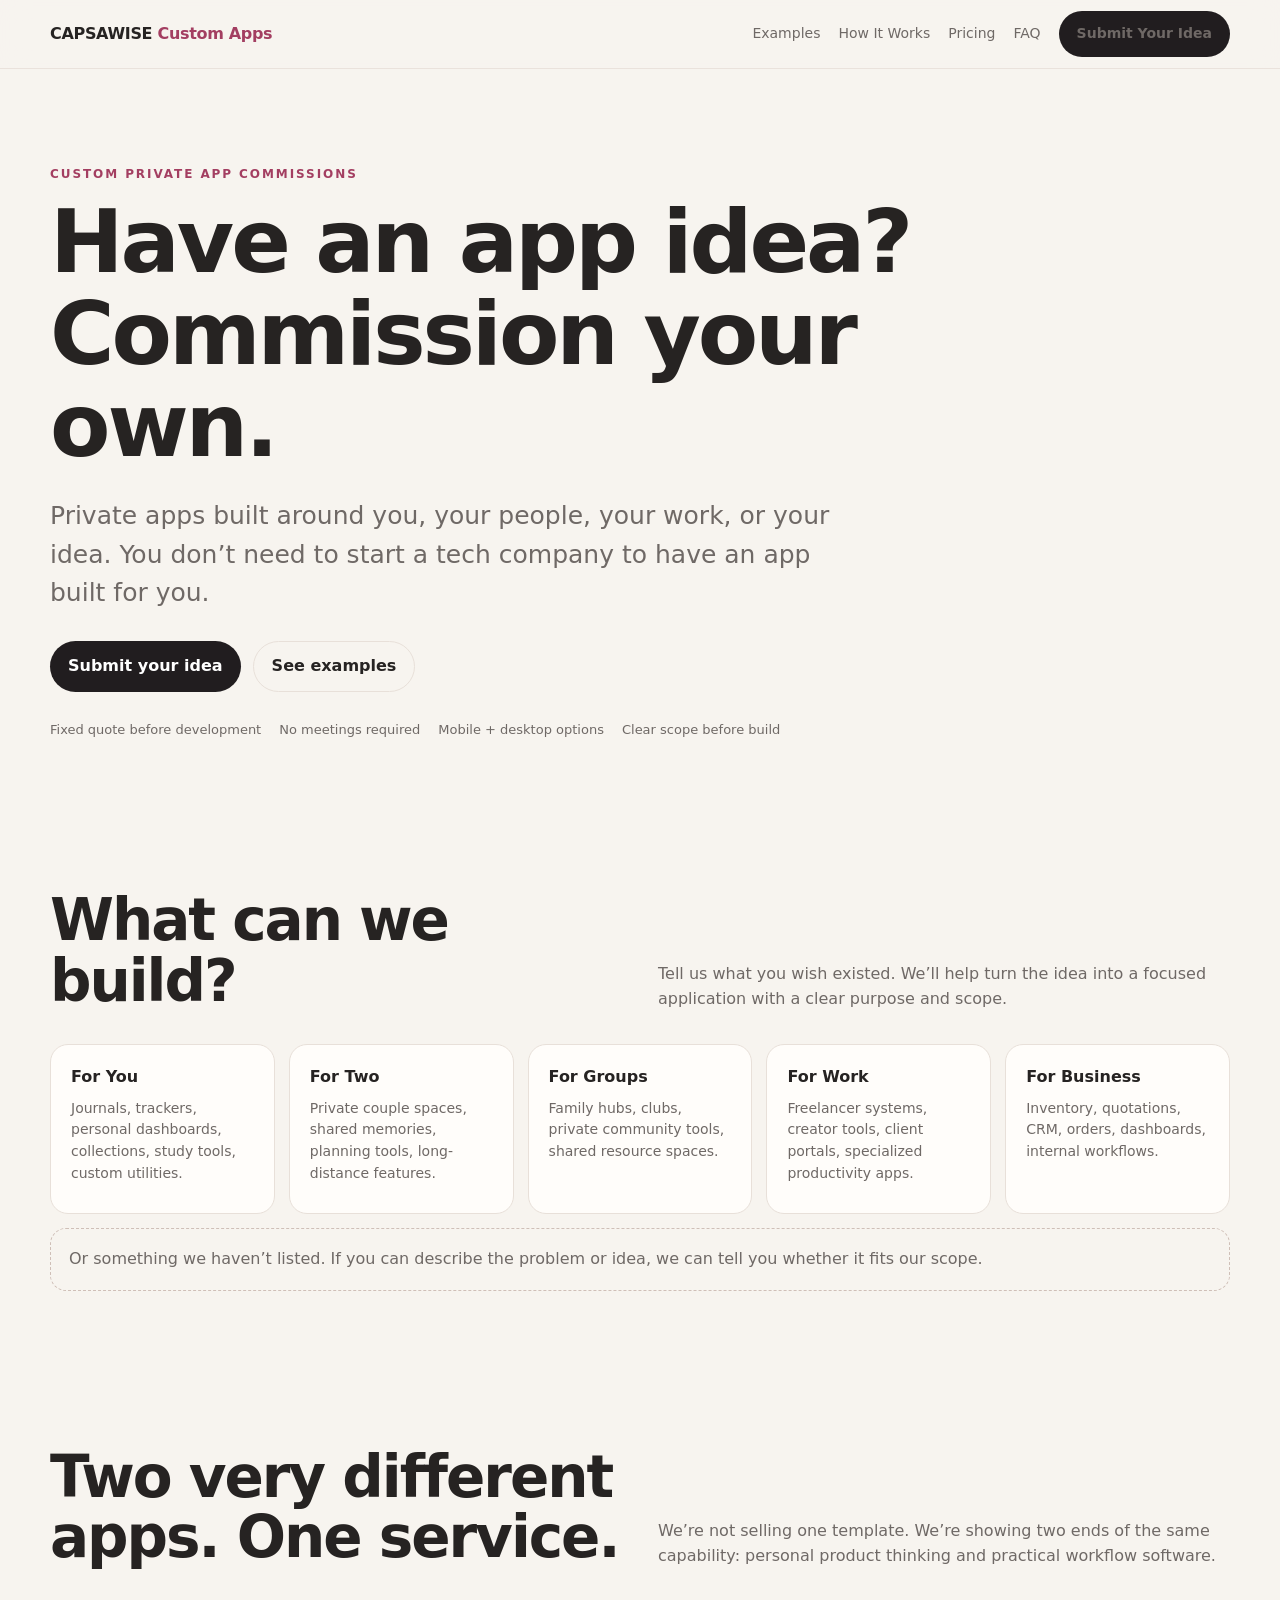
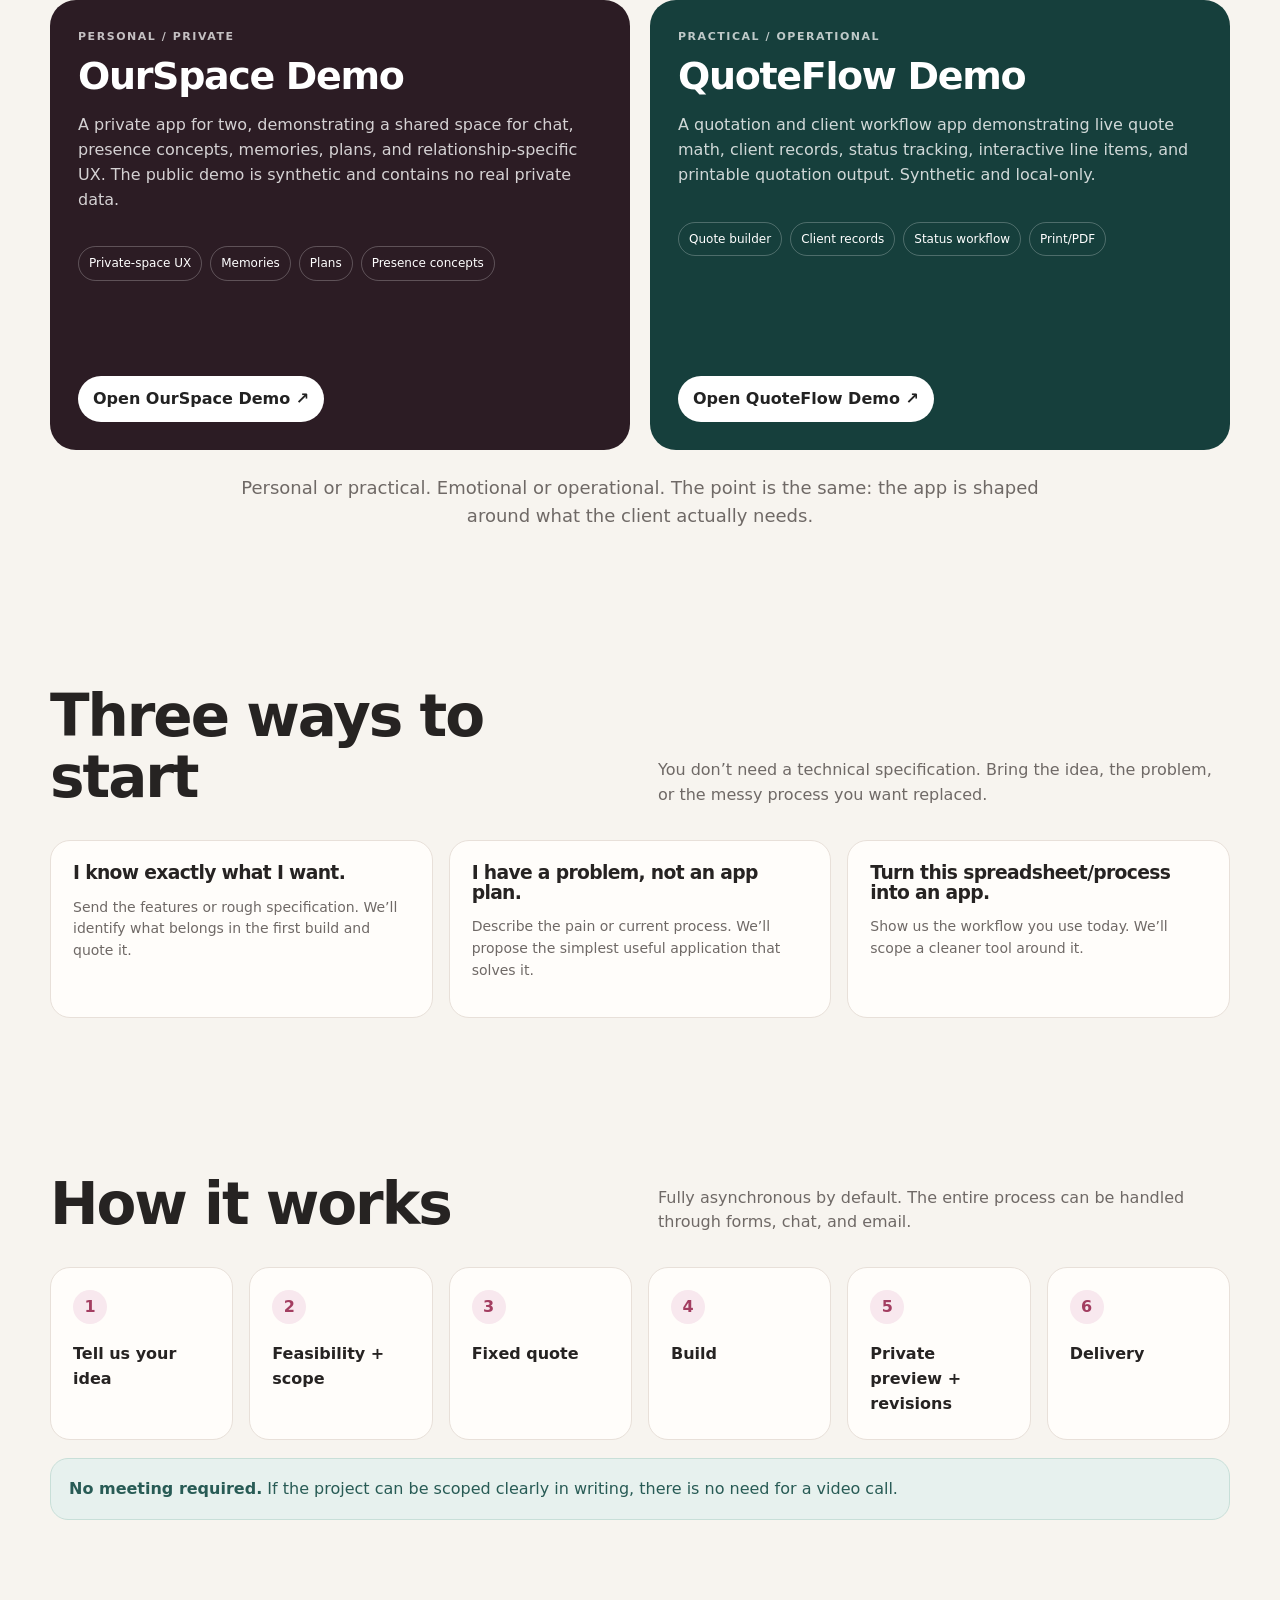
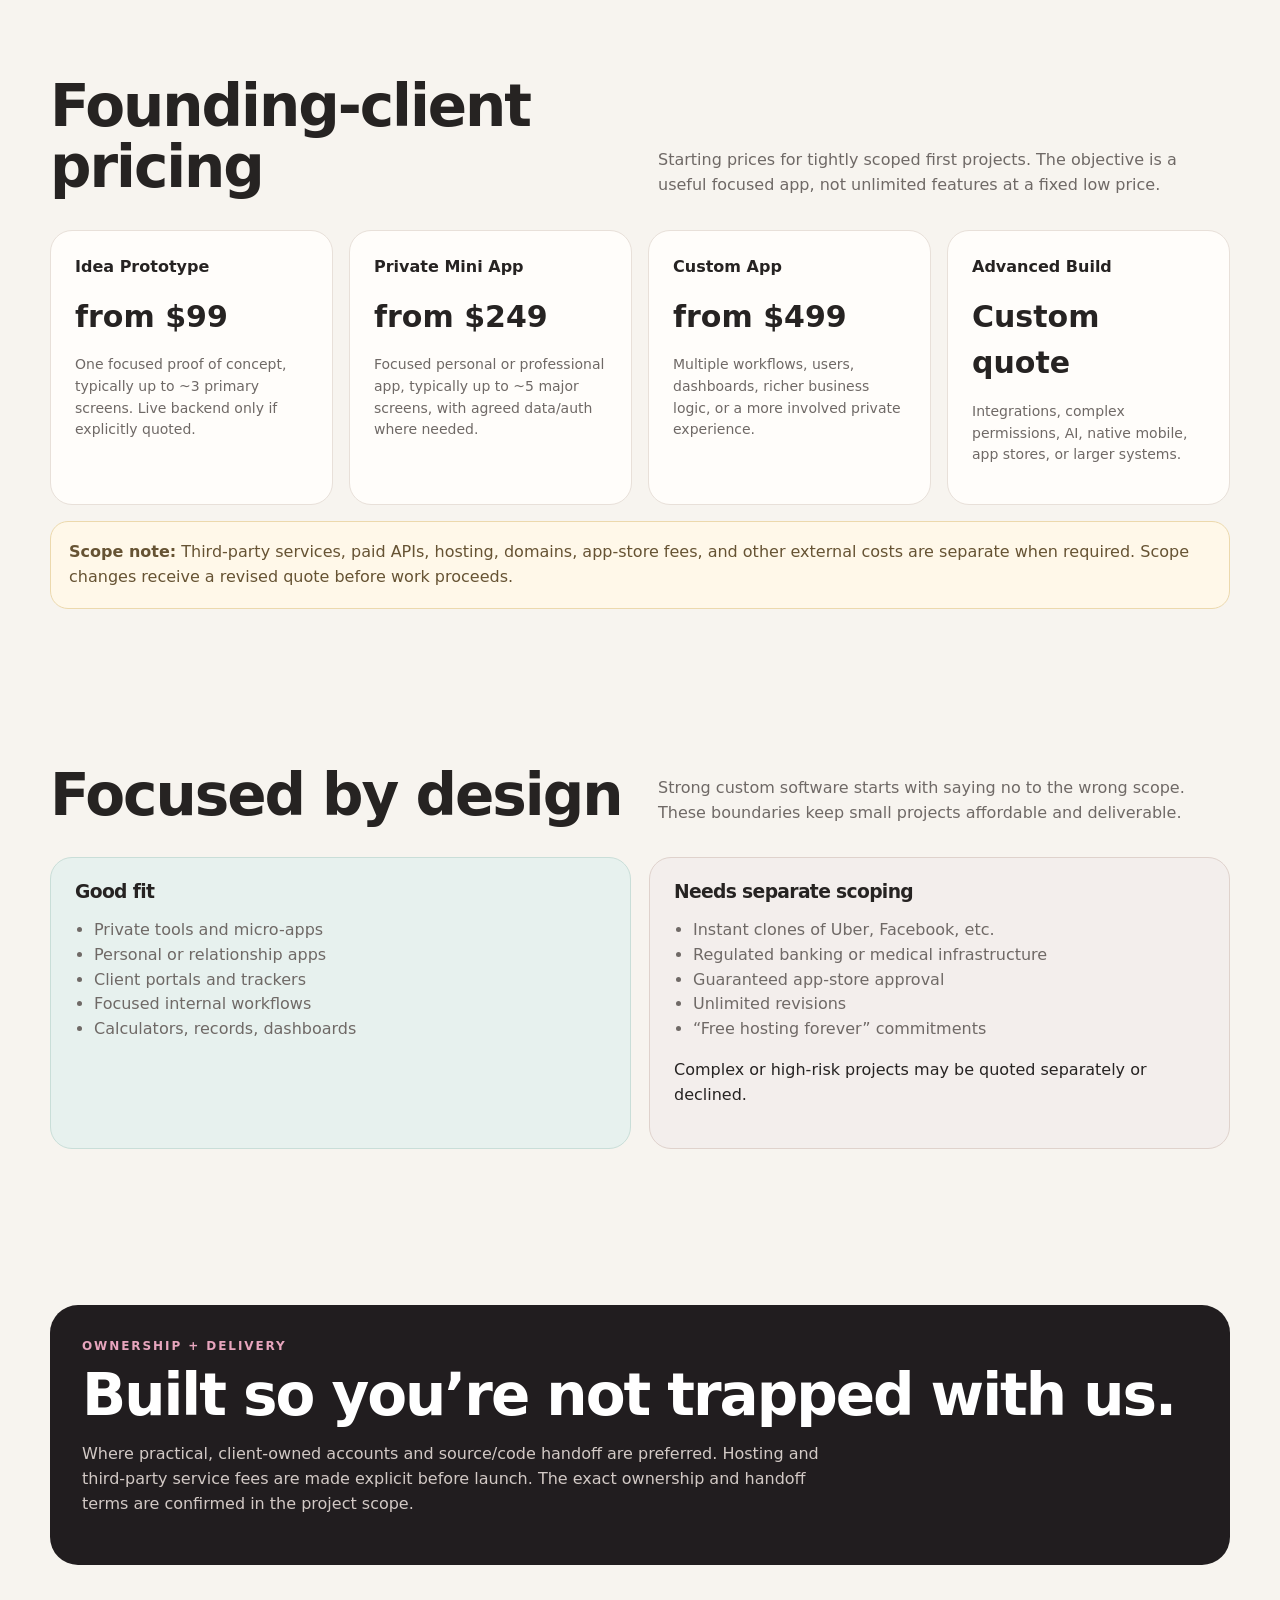
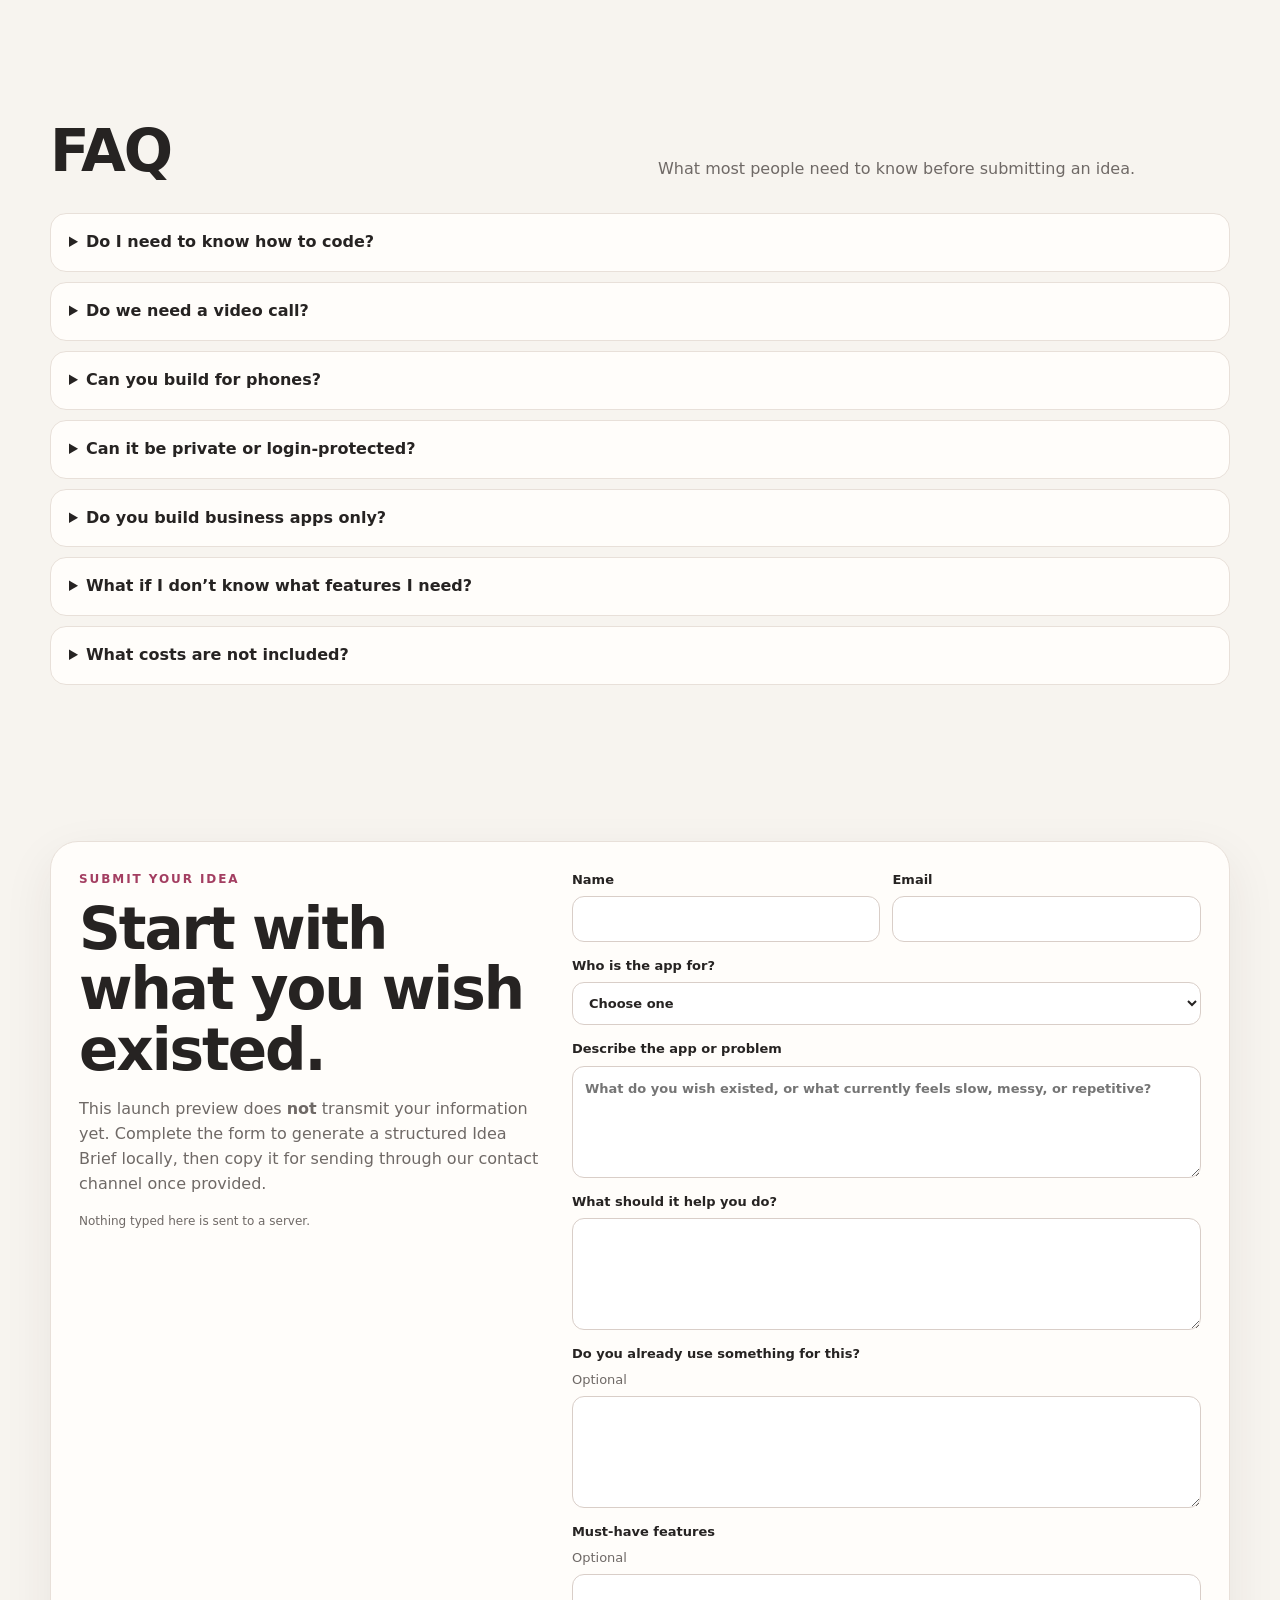
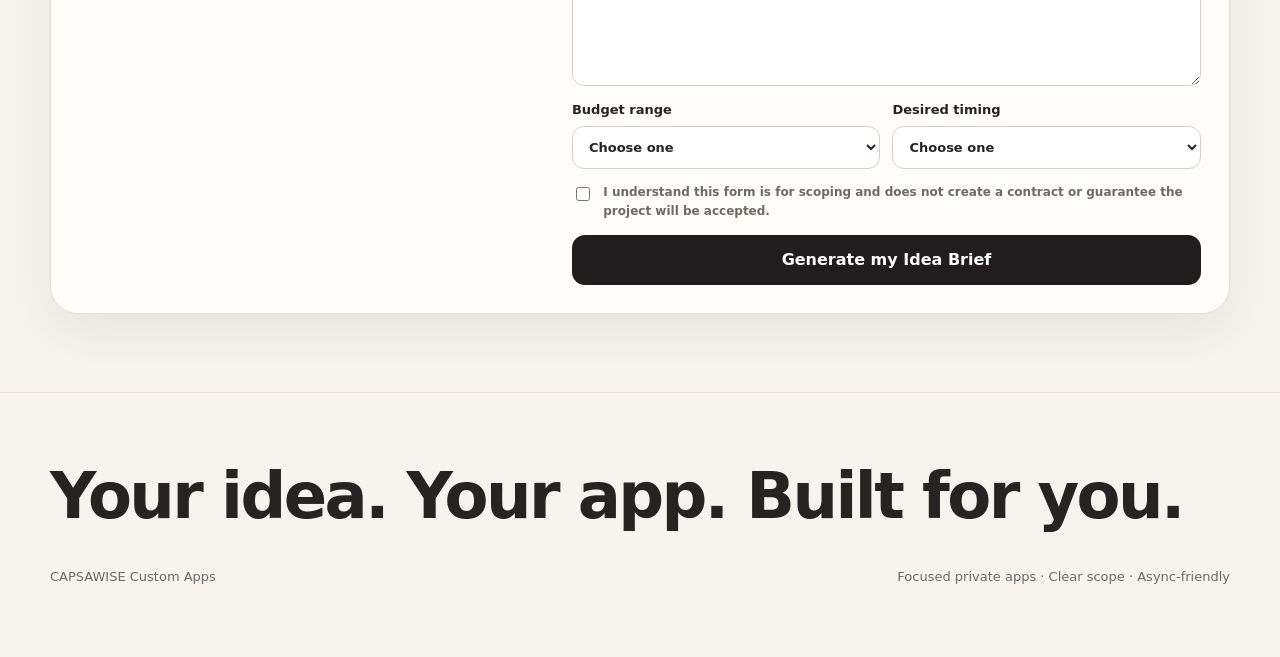
<file: custom-apps/index.html>
<!doctype html>
<html lang="en">
<head>
<meta charset="utf-8" />
<meta name="viewport" content="width=device-width,initial-scale=1" />
<title>CAPSAWISE Custom Apps — Have an app idea? Commission your own.</title>
<meta name="description" content="Private apps built around you, your people, your work, or your idea. Fixed-scope custom app commissions from CAPSAWISE." />
<style>
:root{--bg:#f7f4ef;--ink:#262322;--muted:#6f6966;--card:#fffdfa;--line:#e8e0d9;--rose:#a33e61;--rose-soft:#f8e8ee;--teal:#356b65;--teal-soft:#e7f1ee;--dark:#211d1f;--shadow:0 18px 50px rgba(54,42,38,.08);--r:22px;--max:1180px}
*{box-sizing:border-box}html{scroll-behavior:smooth}body{margin:0;background:var(--bg);color:var(--ink);font-family:Inter,ui-sans-serif,system-ui,-apple-system,BlinkMacSystemFont,"Segoe UI",sans-serif;line-height:1.55}a{color:inherit}button,input,select,textarea{font:inherit}button{cursor:pointer}.wrap{width:min(var(--max),calc(100% - 32px));margin:auto}.nav{position:sticky;top:0;z-index:30;background:rgba(247,244,239,.92);backdrop-filter:blur(14px);border-bottom:1px solid rgba(232,224,217,.85)}.navin{height:68px;display:flex;align-items:center;gap:22px}.brand{font-weight:800;letter-spacing:-.02em;text-decoration:none;white-space:nowrap}.brand span{color:var(--rose)}.links{margin-left:auto;display:flex;gap:18px;align-items:center}.links a{text-decoration:none;color:var(--muted);font-size:14px}.links a:hover{color:var(--ink)}.pillbtn,.btn{border:0;border-radius:999px;padding:12px 18px;font-weight:750;text-decoration:none;display:inline-flex;align-items:center;justify-content:center;gap:8px}.pillbtn{background:var(--dark);color:white}.hero{padding:96px 0 72px}.eyebrow{text-transform:uppercase;letter-spacing:.16em;font-weight:800;font-size:12px;color:var(--rose)}h1,h2,h3{letter-spacing:-.035em;line-height:1.05;margin:0}.hero h1{font-size:clamp(48px,8vw,88px);max-width:940px;margin-top:12px}.hero p.lead{font-size:clamp(18px,2.3vw,25px);color:var(--muted);max-width:780px;margin:24px 0}.cta{display:flex;gap:12px;flex-wrap:wrap;margin-top:28px}.btn.primary{background:var(--dark);color:#fff}.btn.secondary{background:transparent;border:1px solid var(--line)}.trust{margin-top:28px;color:var(--muted);font-size:13px;display:flex;gap:18px;flex-wrap:wrap}.section{padding:78px 0}.sectionhead{display:grid;grid-template-columns:1fr 1fr;gap:36px;align-items:end;margin-bottom:32px}.section h2{font-size:clamp(34px,5vw,58px)}.sectionhead p{color:var(--muted);margin:0}.grid5{display:grid;grid-template-columns:repeat(5,1fr);gap:14px}.mini{background:var(--card);border:1px solid var(--line);border-radius:18px;padding:20px;min-height:170px}.mini b{display:block;margin-bottom:8px}.mini p{color:var(--muted);font-size:14px;margin:0}.wildcard{margin-top:14px;border:1px dashed #cfbfb7;border-radius:16px;padding:18px;color:var(--muted)}.cases{display:grid;grid-template-columns:1fr 1fr;gap:20px}.case{border-radius:26px;padding:28px;position:relative;overflow:hidden;min-height:450px;display:flex;flex-direction:column}.case.personal{background:#2c1c24;color:white}.case.business{background:#163f3c;color:white}.tag{font-size:11px;text-transform:uppercase;letter-spacing:.14em;font-weight:800;opacity:.72}.case h3{font-size:38px;margin-top:12px}.case p{opacity:.8;max-width:560px}.case .features{display:flex;gap:8px;flex-wrap:wrap;margin:18px 0}.case .features span{border:1px solid rgba(255,255,255,.24);padding:7px 10px;border-radius:999px;font-size:12px}.case .casebtn{margin-top:auto;align-self:flex-start;background:#fff;color:#222;border-radius:999px;padding:11px 15px;text-decoration:none;font-weight:800}.aftercases{text-align:center;color:var(--muted);font-size:18px;max-width:850px;margin:24px auto 0}.cards3,.steps,.pricegrid{display:grid;grid-template-columns:repeat(3,1fr);gap:16px}.steps{grid-template-columns:repeat(6,1fr)}.card{background:var(--card);border:1px solid var(--line);border-radius:20px;padding:22px}.card p{color:var(--muted);font-size:14px}.num{width:34px;height:34px;border-radius:50%;background:var(--rose-soft);color:var(--rose);display:grid;place-items:center;font-weight:800;margin-bottom:18px}.nomtg{background:var(--teal-soft);border:1px solid #c8dfd8;border-radius:18px;padding:18px;margin-top:18px;color:#285b55}.pricegrid{grid-template-columns:repeat(4,1fr)}.price{background:var(--card);border:1px solid var(--line);border-radius:22px;padding:24px}.price .amount{font-size:30px;font-weight:850;margin:14px 0}.price p{color:var(--muted);font-size:14px}.scope{margin-top:16px;background:#fff8e9;border:1px solid #ecd9ad;border-radius:18px;padding:18px;color:#665333}.boundary{display:grid;grid-template-columns:1fr 1fr;gap:18px}.good,.separate{border-radius:22px;padding:24px}.good{background:var(--teal-soft);border:1px solid #c9ded8}.separate{background:#f3eeec;border:1px solid #dfd2cc}.boundary ul{padding-left:19px;color:var(--muted)}.ownership{background:var(--dark);color:#fff;border-radius:28px;padding:32px}.ownership p{color:#d2c9c5;max-width:760px}.faq{display:grid;gap:10px}.faq details{background:var(--card);border:1px solid var(--line);border-radius:16px;padding:16px 18px}.faq summary{font-weight:800;cursor:pointer}.faq p{color:var(--muted)}.formbox{display:grid;grid-template-columns:.85fr 1.15fr;gap:28px;background:var(--card);border:1px solid var(--line);border-radius:28px;padding:28px;box-shadow:var(--shadow)}.formintro p{color:var(--muted)}form{display:grid;gap:14px}.two{display:grid;grid-template-columns:1fr 1fr;gap:12px}label{font-size:13px;font-weight:750;display:grid;gap:6px}input,select,textarea{width:100%;border:1px solid #d9cec8;background:#fff;border-radius:12px;padding:12px;color:var(--ink)}textarea{min-height:112px;resize:vertical}.ack{display:flex;align-items:flex-start;gap:10px;font-size:12px;color:var(--muted)}.ack input{width:18px;height:18px;margin-top:2px}.submit{border:0;background:var(--dark);color:#fff;border-radius:13px;padding:13px;font-weight:800}.note{font-size:12px;color:var(--muted)}.brief{display:none;margin-top:18px;background:#f3f7f5;border:1px solid #cdded8;border-radius:18px;padding:18px}.brief pre{white-space:pre-wrap;font-family:inherit;font-size:13px;margin:0;color:#2c4641}.briefactions{display:flex;gap:10px;flex-wrap:wrap;margin-top:14px}.smallbtn{border:1px solid #bfd3cc;background:#fff;border-radius:11px;padding:9px 12px;font-weight:750}.footer{padding:54px 0 70px;border-top:1px solid var(--line)}.footerbig{font-size:clamp(34px,6vw,64px);font-weight:850;letter-spacing:-.04em}.footerrow{margin-top:20px;display:flex;justify-content:space-between;gap:18px;flex-wrap:wrap;color:var(--muted);font-size:13px}
@media(max-width:980px){.grid5{grid-template-columns:repeat(2,1fr)}.cases,.sectionhead,.boundary,.formbox{grid-template-columns:1fr}.cards3{grid-template-columns:1fr}.steps{grid-template-columns:repeat(3,1fr)}.pricegrid{grid-template-columns:repeat(2,1fr)}.links a:not(.pillbtn){display:none}.hero{padding-top:70px}}
@media(max-width:640px){.wrap{width:min(100% - 22px,var(--max))}.navin{height:60px}.brand{font-size:14px}.pillbtn{padding:9px 12px;font-size:12px}.hero{padding:54px 0}.hero h1{font-size:48px}.hero p.lead{font-size:18px}.section{padding:54px 0}.grid5,.steps,.pricegrid,.two{grid-template-columns:1fr}.case{min-height:390px;padding:22px}.case h3{font-size:32px}.trust{display:grid;gap:8px}.formbox{padding:18px}.ownership{padding:24px}.footerrow{display:grid}.links{gap:8px}}
</style>
</head>
<body>
<nav class="nav"><div class="wrap navin"><a class="brand" href="#home">CAPSAWISE <span>Custom Apps</span></a><div class="links"><a href="#examples">Examples</a><a href="#process">How It Works</a><a href="#pricing">Pricing</a><a href="#faq">FAQ</a><a class="pillbtn" href="#submit">Submit Your Idea</a></div></div></nav>
<main>
<section class="hero" id="home"><div class="wrap"><div class="eyebrow">Custom private app commissions</div><h1>Have an app idea? Commission your own.</h1><p class="lead">Private apps built around you, your people, your work, or your idea. You don’t need to start a tech company to have an app built for you.</p><div class="cta"><a class="btn primary" href="#submit">Submit your idea</a><a class="btn secondary" href="#examples">See examples</a></div><div class="trust"><span>Fixed quote before development</span><span>No meetings required</span><span>Mobile + desktop options</span><span>Clear scope before build</span></div></div></section>
<section class="section" id="what"><div class="wrap"><div class="sectionhead"><h2>What can we build?</h2><p>Tell us what you wish existed. We’ll help turn the idea into a focused application with a clear purpose and scope.</p></div><div class="grid5"><div class="mini"><b>For You</b><p>Journals, trackers, personal dashboards, collections, study tools, custom utilities.</p></div><div class="mini"><b>For Two</b><p>Private couple spaces, shared memories, planning tools, long-distance features.</p></div><div class="mini"><b>For Groups</b><p>Family hubs, clubs, private community tools, shared resource spaces.</p></div><div class="mini"><b>For Work</b><p>Freelancer systems, creator tools, client portals, specialized productivity apps.</p></div><div class="mini"><b>For Business</b><p>Inventory, quotations, CRM, orders, dashboards, internal workflows.</p></div></div><div class="wildcard">Or something we haven’t listed. If you can describe the problem or idea, we can tell you whether it fits our scope.</div></div></section>
<section class="section" id="examples"><div class="wrap"><div class="sectionhead"><h2>Two very different apps. One service.</h2><p>We’re not selling one template. We’re showing two ends of the same capability: personal product thinking and practical workflow software.</p></div><div class="cases"><article class="case personal"><div class="tag">Personal / private</div><h3>OurSpace Demo</h3><p>A private app for two, demonstrating a shared space for chat, presence concepts, memories, plans, and relationship-specific UX. The public demo is synthetic and contains no real private data.</p><div class="features"><span>Private-space UX</span><span>Memories</span><span>Plans</span><span>Presence concepts</span></div><a class="casebtn" href="https://id-preview--515cc687-81c9-4952-b947-f50803866f36.lovable.app" target="_blank" rel="noopener noreferrer">Open OurSpace Demo ↗</a></article><article class="case business"><div class="tag">Practical / operational</div><h3>QuoteFlow Demo</h3><p>A quotation and client workflow app demonstrating live quote math, client records, status tracking, interactive line items, and printable quotation output. Synthetic and local-only.</p><div class="features"><span>Quote builder</span><span>Client records</span><span>Status workflow</span><span>Print/PDF</span></div><a class="casebtn" href="https://id-preview--0a9dbb37-6b3a-4b8d-a3f1-186bf669b2b4.lovable.app" target="_blank" rel="noopener noreferrer">Open QuoteFlow Demo ↗</a></article></div><p class="aftercases">Personal or practical. Emotional or operational. The point is the same: the app is shaped around what the client actually needs.</p></div></section>
<section class="section"><div class="wrap"><div class="sectionhead"><h2>Three ways to start</h2><p>You don’t need a technical specification. Bring the idea, the problem, or the messy process you want replaced.</p></div><div class="cards3"><div class="card"><h3>I know exactly what I want.</h3><p>Send the features or rough specification. We’ll identify what belongs in the first build and quote it.</p></div><div class="card"><h3>I have a problem, not an app plan.</h3><p>Describe the pain or current process. We’ll propose the simplest useful application that solves it.</p></div><div class="card"><h3>Turn this spreadsheet/process into an app.</h3><p>Show us the workflow you use today. We’ll scope a cleaner tool around it.</p></div></div></div></section>
<section class="section" id="process"><div class="wrap"><div class="sectionhead"><h2>How it works</h2><p>Fully asynchronous by default. The entire process can be handled through forms, chat, and email.</p></div><div class="steps"><div class="card"><div class="num">1</div><b>Tell us your idea</b></div><div class="card"><div class="num">2</div><b>Feasibility + scope</b></div><div class="card"><div class="num">3</div><b>Fixed quote</b></div><div class="card"><div class="num">4</div><b>Build</b></div><div class="card"><div class="num">5</div><b>Private preview + revisions</b></div><div class="card"><div class="num">6</div><b>Delivery</b></div></div><div class="nomtg"><b>No meeting required.</b> If the project can be scoped clearly in writing, there is no need for a video call.</div></div></section>
<section class="section" id="pricing"><div class="wrap"><div class="sectionhead"><h2>Founding-client pricing</h2><p>Starting prices for tightly scoped first projects. The objective is a useful focused app, not unlimited features at a fixed low price.</p></div><div class="pricegrid"><div class="price"><b>Idea Prototype</b><div class="amount">from $99</div><p>One focused proof of concept, typically up to ~3 primary screens. Live backend only if explicitly quoted.</p></div><div class="price"><b>Private Mini App</b><div class="amount">from $249</div><p>Focused personal or professional app, typically up to ~5 major screens, with agreed data/auth where needed.</p></div><div class="price"><b>Custom App</b><div class="amount">from $499</div><p>Multiple workflows, users, dashboards, richer business logic, or a more involved private experience.</p></div><div class="price"><b>Advanced Build</b><div class="amount">Custom quote</div><p>Integrations, complex permissions, AI, native mobile, app stores, or larger systems.</p></div></div><div class="scope"><b>Scope note:</b> Third-party services, paid APIs, hosting, domains, app-store fees, and other external costs are separate when required. Scope changes receive a revised quote before work proceeds.</div></div></section>
<section class="section"><div class="wrap"><div class="sectionhead"><h2>Focused by design</h2><p>Strong custom software starts with saying no to the wrong scope. These boundaries keep small projects affordable and deliverable.</p></div><div class="boundary"><div class="good"><h3>Good fit</h3><ul><li>Private tools and micro-apps</li><li>Personal or relationship apps</li><li>Client portals and trackers</li><li>Focused internal workflows</li><li>Calculators, records, dashboards</li></ul></div><div class="separate"><h3>Needs separate scoping</h3><ul><li>Instant clones of Uber, Facebook, etc.</li><li>Regulated banking or medical infrastructure</li><li>Guaranteed app-store approval</li><li>Unlimited revisions</li><li>“Free hosting forever” commitments</li></ul><p>Complex or high-risk projects may be quoted separately or declined.</p></div></div></div></section>
<section class="section"><div class="wrap"><div class="ownership"><div class="eyebrow" style="color:#e7a5bd">Ownership + delivery</div><h2 style="margin-top:10px">Built so you’re not trapped with us.</h2><p>Where practical, client-owned accounts and source/code handoff are preferred. Hosting and third-party service fees are made explicit before launch. The exact ownership and handoff terms are confirmed in the project scope.</p></div></div></section>
<section class="section" id="faq"><div class="wrap"><div class="sectionhead"><h2>FAQ</h2><p>What most people need to know before submitting an idea.</p></div><div class="faq"><details><summary>Do I need to know how to code?</summary><p>No. Describe the outcome, problem, or experience you want. Technical decisions are part of scoping.</p></details><details><summary>Do we need a video call?</summary><p>No, not by default. Forms, chat, and email are enough for many focused projects.</p></details><details><summary>Can you build for phones?</summary><p>Yes. Responsive web apps/PWAs are the usual default because they work on phones and computers. Native Android/iOS is quoted when it is actually necessary.</p></details><details><summary>Can it be private or login-protected?</summary><p>Yes, when authentication and private data access are part of the agreed scope.</p></details><details><summary>Do you build business apps only?</summary><p>No. Personal, couple, family, group, professional, creator, and business apps are all within the service when the scope is appropriate.</p></details><details><summary>What if I don’t know what features I need?</summary><p>Describe the problem and the current process. We can propose the smallest useful feature set.</p></details><details><summary>What costs are not included?</summary><p>Hosting, domains, paid APIs, app-store fees, and third-party services are separate unless explicitly included in the quote.</p></details></div></div></section>
<section class="section" id="submit"><div class="wrap"><div class="formbox"><div class="formintro"><div class="eyebrow">Submit your idea</div><h2 style="margin-top:10px">Start with what you wish existed.</h2><p>This launch preview does <b>not</b> transmit your information yet. Complete the form to generate a structured Idea Brief locally, then copy it for sending through our contact channel once provided.</p><p class="note">Nothing typed here is sent to a server.</p></div><div><form id="ideaForm"><div class="two"><label>Name<input required name="name" autocomplete="name"></label><label>Email<input required type="email" name="email" autocomplete="email"></label></div><label>Who is the app for?<select required name="audience"><option value="">Choose one</option><option>Just me</option><option>Two people</option><option>Family or group</option><option>My work</option><option>My business</option><option>Other</option></select></label><label>Describe the app or problem<textarea required name="problem" placeholder="What do you wish existed, or what currently feels slow, messy, or repetitive?"></textarea></label><label>What should it help you do?<textarea required name="outcome"></textarea></label><label>Do you already use something for this? <span style="font-weight:400;color:var(--muted)">Optional</span><textarea name="current"></textarea></label><label>Must-have features <span style="font-weight:400;color:var(--muted)">Optional</span><textarea name="features"></textarea></label><div class="two"><label>Budget range<select required name="budget"><option value="">Choose one</option><option>Under $100</option><option>$100–249</option><option>$250–499</option><option>$500–999</option><option>$1,000+</option><option>Not sure</option></select></label><label>Desired timing<select required name="timing"><option value="">Choose one</option><option>Flexible</option><option>1–2 weeks</option><option>This month</option><option>Specific date</option></select></label></div><label class="ack"><input required type="checkbox" name="ack"><span>I understand this form is for scoping and does not create a contract or guarantee the project will be accepted.</span></label><button class="submit" type="submit">Generate my Idea Brief</button></form><div class="brief" id="brief"><pre id="briefText"></pre><div class="briefactions"><button class="smallbtn" id="copyBtn" type="button">Copy brief</button><button class="smallbtn" id="resetBtn" type="button">Start over</button></div></div></div></div></div></section>
</main>
<footer class="footer"><div class="wrap"><div class="footerbig">Your idea. Your app. Built for you.</div><div class="footerrow"><span>CAPSAWISE Custom Apps</span><span>Focused private apps · Clear scope · Async-friendly</span></div></div></footer>
<script>
const form=document.getElementById('ideaForm'),brief=document.getElementById('brief'),out=document.getElementById('briefText');
form.addEventListener('submit',e=>{e.preventDefault();if(!form.reportValidity())return;const d=new FormData(form);const clean=v=>(v||'').toString().trim()||'—';const text=`CAPSAWISE CUSTOM APPS — IDEA BRIEF\n\nName: ${clean(d.get('name'))}\nEmail: ${clean(d.get('email'))}\nApp for: ${clean(d.get('audience'))}\nBudget: ${clean(d.get('budget'))}\nTiming: ${clean(d.get('timing'))}\n\nAPP / PROBLEM\n${clean(d.get('problem'))}\n\nDESIRED OUTCOME\n${clean(d.get('outcome'))}\n\nCURRENT METHOD\n${clean(d.get('current'))}\n\nMUST-HAVE FEATURES\n${clean(d.get('features'))}\n\nAcknowledgement: I understand this brief is for scoping only and does not create a contract or guarantee acceptance.`;out.textContent=text;brief.style.display='block';brief.scrollIntoView({behavior:'smooth',block:'center'});});
document.getElementById('copyBtn').addEventListener('click',async()=>{try{await navigator.clipboard.writeText(out.textContent);document.getElementById('copyBtn').textContent='Copied';setTimeout(()=>document.getElementById('copyBtn').textContent='Copy brief',1500)}catch{alert('Copy failed. Select the brief text and copy it manually.')}});
document.getElementById('resetBtn').addEventListener('click',()=>{form.reset();brief.style.display='none';out.textContent='';form.scrollIntoView({behavior:'smooth'});});
</script>
</body></html>
</file>
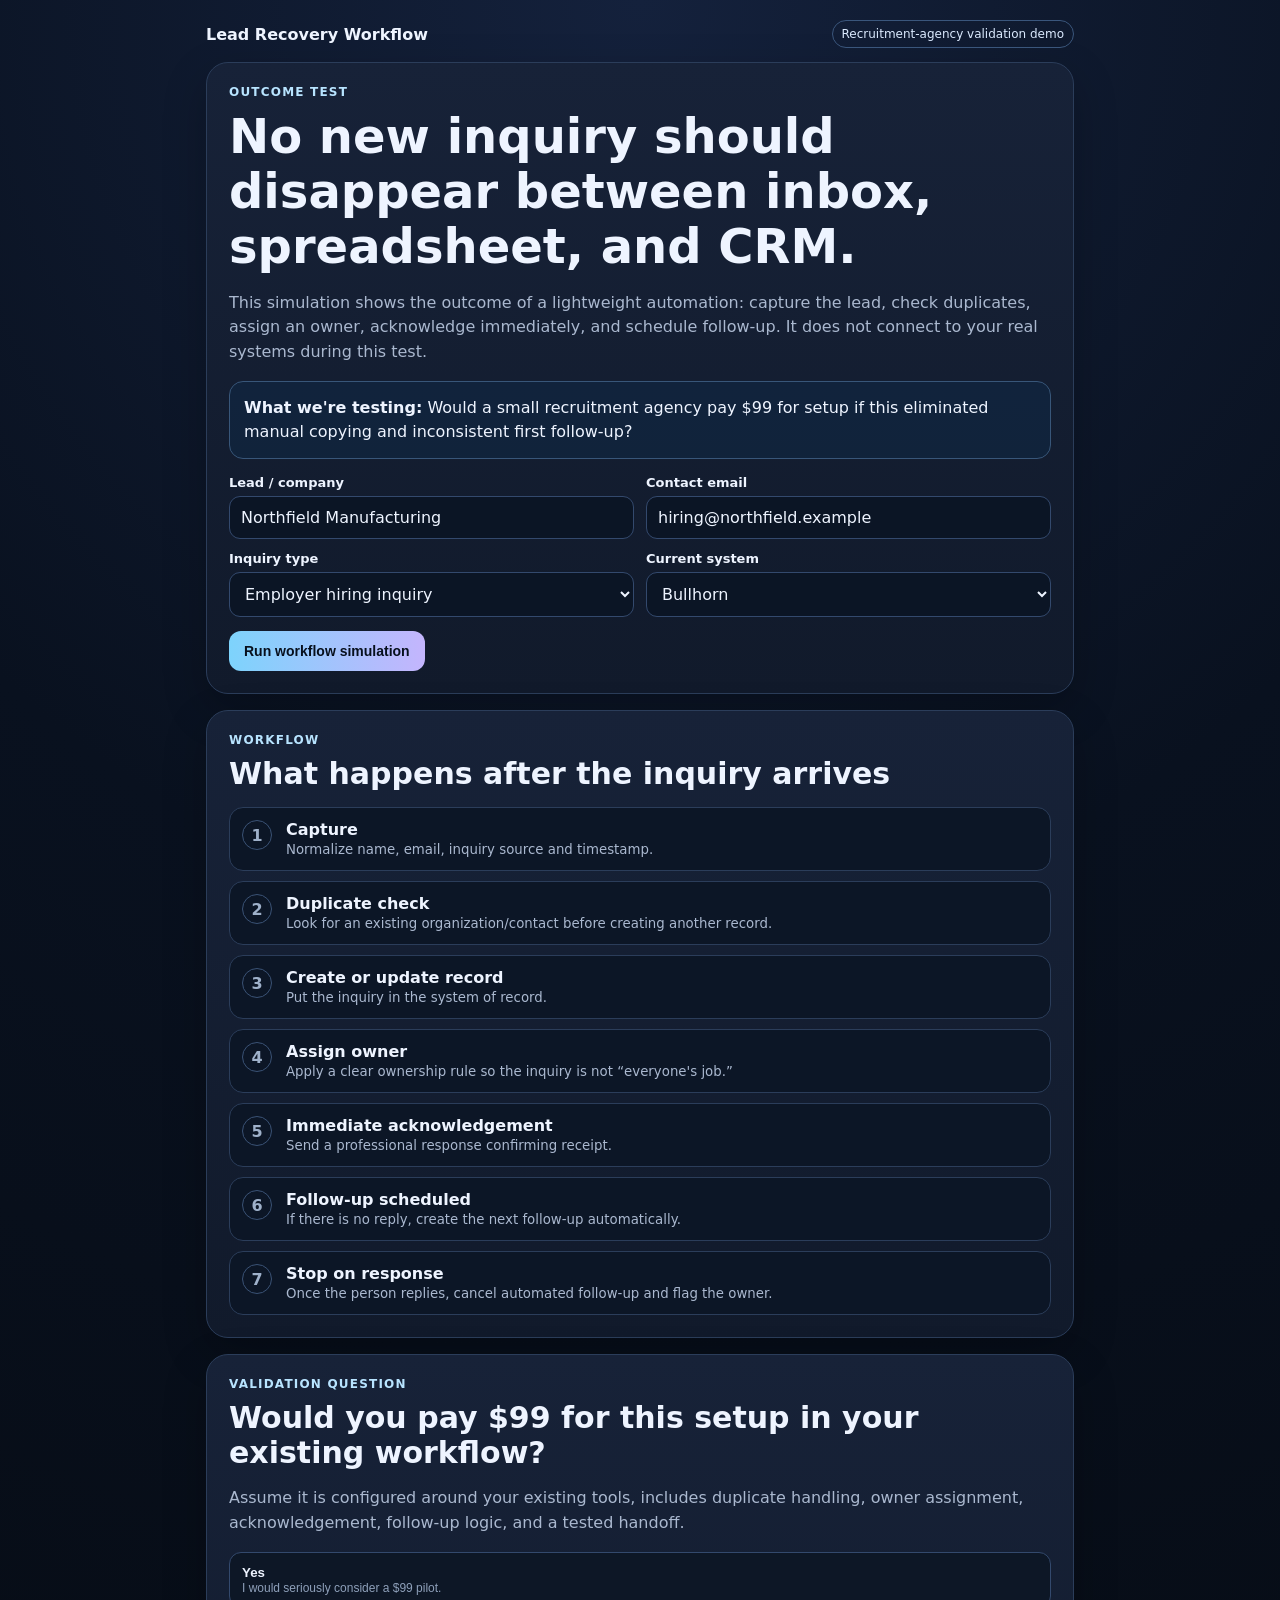
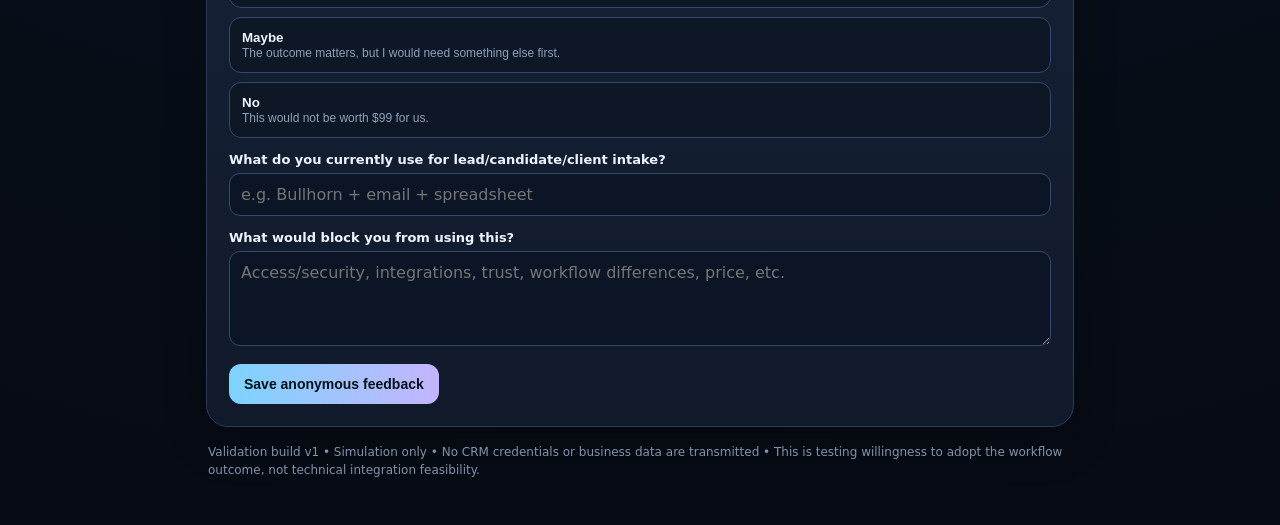
<file: lead-recovery/index.html>
<!doctype html>
<html lang="en"><head>
<meta charset="utf-8"><meta name="viewport" content="width=device-width,initial-scale=1">
<title>Lead Recovery Workflow — Validation Demo</title>
<style>
:root{--bg:#09111f;--panel:#121c2e;--line:#2b3d5a;--text:#eef4ff;--muted:#aab8cf;--accent:#7dd3fc;--accent2:#c4b5fd;--good:#86efac;--warn:#fde68a;--bad:#fca5a5}
*{box-sizing:border-box}body{margin:0;font-family:Inter,system-ui,-apple-system,"Segoe UI",sans-serif;background:radial-gradient(circle at top,#14213c 0,#09111f 42%,#060b13 100%);color:var(--text);min-height:100vh}.shell{max-width:900px;margin:auto;padding:16px}.card{background:linear-gradient(180deg,#172238,#111a2b);border:1px solid var(--line);border-radius:22px;padding:22px;margin-bottom:16px;box-shadow:0 16px 44px rgba(0,0,0,.23)}h1,h2{margin:0 0 10px;line-height:1.15}h1{font-size:clamp(30px,5vw,48px)}h2{font-size:clamp(22px,3.5vw,30px)}p{line-height:1.55}.muted{color:var(--muted)}.kicker{font-size:12px;font-weight:800;letter-spacing:.1em;text-transform:uppercase;color:#b8e4ff;margin-bottom:10px}.badge{display:inline-block;border:1px solid #3a567c;border-radius:999px;padding:6px 9px;font-size:12px;color:#dbeafe}.grid{display:grid;gap:12px}.grid.two{grid-template-columns:repeat(2,minmax(0,1fr))}label{display:block;font-size:13px;font-weight:750;margin-bottom:6px}input,select,textarea{width:100%;background:#0b1525;color:var(--text);border:1px solid #33496d;border-radius:11px;padding:11px;font:inherit}textarea{min-height:95px}.btn{border:0;border-radius:12px;padding:12px 15px;font-weight:800;font-size:14px;cursor:pointer;background:linear-gradient(90deg,var(--accent),var(--accent2));color:#07101d}.btn.secondary{background:#1a2943;color:#eef4ff;border:1px solid #365070}.timeline{display:grid;gap:10px;margin-top:16px}.step{display:grid;grid-template-columns:34px 1fr;gap:10px;align-items:start;padding:12px;border:1px solid var(--line);border-radius:14px;background:#0c1626}.dot{width:30px;height:30px;border-radius:50%;display:grid;place-items:center;border:1px solid #3a5275;color:#9fb1ca;font-weight:800}.step.done .dot{background:#173324;color:#bdf8cf;border-color:#315d45}.step.active{border-color:#4d719e}.step.active .dot{background:#173050;color:#bfe7ff}.step small{color:var(--muted)}.notice{padding:14px;border:1px solid #385679;border-radius:14px;background:rgba(14,43,72,.46);line-height:1.5}.output{white-space:pre-wrap;background:#0b1524;border:1px solid var(--line);border-radius:14px;padding:14px;line-height:1.5}.hidden{display:none!important}.choice-grid{display:grid;gap:9px}.choice{padding:12px;border:1px solid #33496d;border-radius:12px;background:#0d1726;color:var(--text);text-align:left;cursor:pointer}.choice.selected{border-color:var(--accent);background:#10263b}.actions{display:flex;gap:10px;flex-wrap:wrap;margin-top:14px}.tiny{font-size:12px;color:#8ea0ba}.good{color:var(--good)}.footer{font-size:12px;color:#8392aa;line-height:1.5;margin:10px 2px 30px}@media(max-width:640px){.grid.two{grid-template-columns:1fr}.shell{padding:10px}.card{padding:16px}.btn{width:100%}.actions{display:grid;grid-template-columns:1fr}}
</style></head><body><div class="shell">
<div style="display:flex;justify-content:space-between;gap:10px;align-items:center;margin:4px 0 14px;flex-wrap:wrap"><strong>Lead Recovery Workflow</strong><span class="badge">Recruitment-agency validation demo</span></div>

<section class="card"><div class="kicker">Outcome test</div><h1>No new inquiry should disappear between inbox, spreadsheet, and CRM.</h1>
<p class="muted">This simulation shows the outcome of a lightweight automation: capture the lead, check duplicates, assign an owner, acknowledge immediately, and schedule follow-up. It does not connect to your real systems during this test.</p>
<div class="notice"><strong>What we're testing:</strong> Would a small recruitment agency pay $99 for setup if this eliminated manual copying and inconsistent first follow-up?</div>
<div class="grid two" style="margin-top:16px">
<div><label>Lead / company</label><input id="leadName" value="Northfield Manufacturing"></div>
<div><label>Contact email</label><input id="leadEmail" value="hiring@northfield.example"></div>
<div><label>Inquiry type</label><select id="leadType"><option>Employer hiring inquiry</option><option>Candidate inquiry</option><option>Referral</option></select></div>
<div><label>Current system</label><select id="system"><option>Bullhorn</option><option>HubSpot</option><option>GoHighLevel</option><option>Google Sheets</option><option>Other / mixed</option></select></div>
</div><div class="actions"><button class="btn" id="runBtn">Run workflow simulation</button></div></section>

<section class="card"><div class="kicker">Workflow</div><h2>What happens after the inquiry arrives</h2>
<div class="timeline">
<div class="step" id="s1"><div class="dot">1</div><div><strong>Capture</strong><br><small>Normalize name, email, inquiry source and timestamp.</small></div></div>
<div class="step" id="s2"><div class="dot">2</div><div><strong>Duplicate check</strong><br><small>Look for an existing organization/contact before creating another record.</small></div></div>
<div class="step" id="s3"><div class="dot">3</div><div><strong>Create or update record</strong><br><small>Put the inquiry in the system of record.</small></div></div>
<div class="step" id="s4"><div class="dot">4</div><div><strong>Assign owner</strong><br><small>Apply a clear ownership rule so the inquiry is not “everyone's job.”</small></div></div>
<div class="step" id="s5"><div class="dot">5</div><div><strong>Immediate acknowledgement</strong><br><small>Send a professional response confirming receipt.</small></div></div>
<div class="step" id="s6"><div class="dot">6</div><div><strong>Follow-up scheduled</strong><br><small>If there is no reply, create the next follow-up automatically.</small></div></div>
<div class="step" id="s7"><div class="dot">7</div><div><strong>Stop on response</strong><br><small>Once the person replies, cancel automated follow-up and flag the owner.</small></div></div>
</div></section>

<section class="card hidden" id="resultCard"><div class="kicker">Simulation result</div><h2 class="good">Inquiry captured and assigned.</h2>
<div class="output" id="resultText"></div></section>

<section class="card"><div class="kicker">Validation question</div><h2>Would you pay $99 for this setup in your existing workflow?</h2>
<p class="muted">Assume it is configured around your existing tools, includes duplicate handling, owner assignment, acknowledgement, follow-up logic, and a tested handoff.</p>
<div class="choice-grid"><button class="choice" data-price="yes"><strong>Yes</strong><br><span class="tiny">I would seriously consider a $99 pilot.</span></button><button class="choice" data-price="maybe"><strong>Maybe</strong><br><span class="tiny">The outcome matters, but I would need something else first.</span></button><button class="choice" data-price="no"><strong>No</strong><br><span class="tiny">This would not be worth $99 for us.</span></button></div>
<label style="margin-top:14px">What do you currently use for lead/candidate/client intake?</label><input id="currentProcess" placeholder="e.g. Bullhorn + email + spreadsheet">
<label style="margin-top:14px">What would block you from using this?</label><textarea id="comment" placeholder="Access/security, integrations, trust, workflow differences, price, etc."></textarea>
<div class="actions"><button class="btn" id="saveBtn" disabled>Save anonymous feedback</button></div></section>

<section class="card hidden" id="done"><div class="kicker">Test complete</div><h2>Thank you.</h2><div class="notice" id="summary"></div><div class="actions"><button class="btn" id="copyBtn">Copy summary</button><button class="btn secondary" id="jsonBtn">Export JSON</button></div><div class="tiny" id="status"></div></section>
<div class="footer">Validation build v1 • Simulation only • No CRM credentials or business data are transmitted • This is testing willingness to adopt the workflow outcome, not technical integration feasibility.</div>
</div><script>
const $=id=>document.getElementById(id);
const testerId=localStorage.getItem('leadRecoveryTesterId')||('L'+Math.random().toString(36).slice(2,8).toUpperCase());localStorage.setItem('leadRecoveryTesterId',testerId);
const visits=Number(localStorage.getItem('leadRecoveryVisitCount')||0)+1;localStorage.setItem('leadRecoveryVisitCount',String(visits));
const source=(new URLSearchParams(location.search).get('src')||'direct').slice(0,40);
let ran=false,price=null;
$('runBtn').onclick=()=>{ran=true;[1,2,3,4,5,6,7].forEach((n,i)=>setTimeout(()=>{document.querySelectorAll('.step').forEach(s=>s.classList.remove('active'));let el=$('s'+n);el.classList.add('done','active');if(n===7){$('resultText').textContent=`Lead: ${$('leadName').value}\nSystem: ${$('system').value}\nDuplicate check: passed\nRecord: created/updated\nOwner: Recruitment Desk A\nAcknowledgement: queued immediately\nFollow-up: scheduled if no response\nStop condition: inbound reply`; $('resultCard').classList.remove('hidden');$('resultCard').scrollIntoView({behavior:'smooth'})}},i*180))};
document.querySelectorAll('[data-price]').forEach(b=>b.onclick=()=>{document.querySelectorAll('[data-price]').forEach(x=>x.classList.remove('selected'));b.classList.add('selected');price=b.dataset.price;$('saveBtn').disabled=false});
$('saveBtn').onclick=()=>{let d={prototype:'Lead Recovery Workflow validation v1',tester_id:testerId,visit_count:visits,acquisition_source:source,timestamp:new Date().toISOString(),ran_simulation:ran,selected_system:$('system').value,inquiry_type:$('leadType').value,price_99_usd:price,current_process:$('currentProcess').value.trim()||null,comment:$('comment').value.trim()||null};window.validationData=d;localStorage.setItem('leadRecoveryValidationLast',JSON.stringify(d));$('summary').textContent=`Tester ${d.tester_id} | Source ${d.acquisition_source} | Simulation ${d.ran_simulation?'used':'not used'} | System ${d.selected_system} | $99 ${d.price_99_usd} | Current process ${d.current_process||'-'} | Blocker ${d.comment||'-'}`;$('done').classList.remove('hidden');$('done').scrollIntoView({behavior:'smooth'})};
$('copyBtn').onclick=async()=>{let d=window.validationData||JSON.parse(localStorage.getItem('leadRecoveryValidationLast')||'{}');let t=`Lead recovery validation | Tester ${d.tester_id} | Source ${d.acquisition_source||'direct'} | Simulation ${d.ran_simulation?'used':'not used'} | System ${d.selected_system} | $99 ${d.price_99_usd} | Current process ${d.current_process||'-'} | Blocker ${d.comment||'-'}`;try{await navigator.clipboard.writeText(t);$('status').textContent='Summary copied.'}catch(e){$('status').textContent=t}};
$('jsonBtn').onclick=()=>{let d=window.validationData||JSON.parse(localStorage.getItem('leadRecoveryValidationLast')||'{}');let b=new Blob([JSON.stringify(d,null,2)],{type:'application/json'}),u=URL.createObjectURL(b),a=document.createElement('a');a.href=u;a.download='lead-recovery-validation.json';a.click();setTimeout(()=>URL.revokeObjectURL(u),400)};
</script></body></html>
</file>
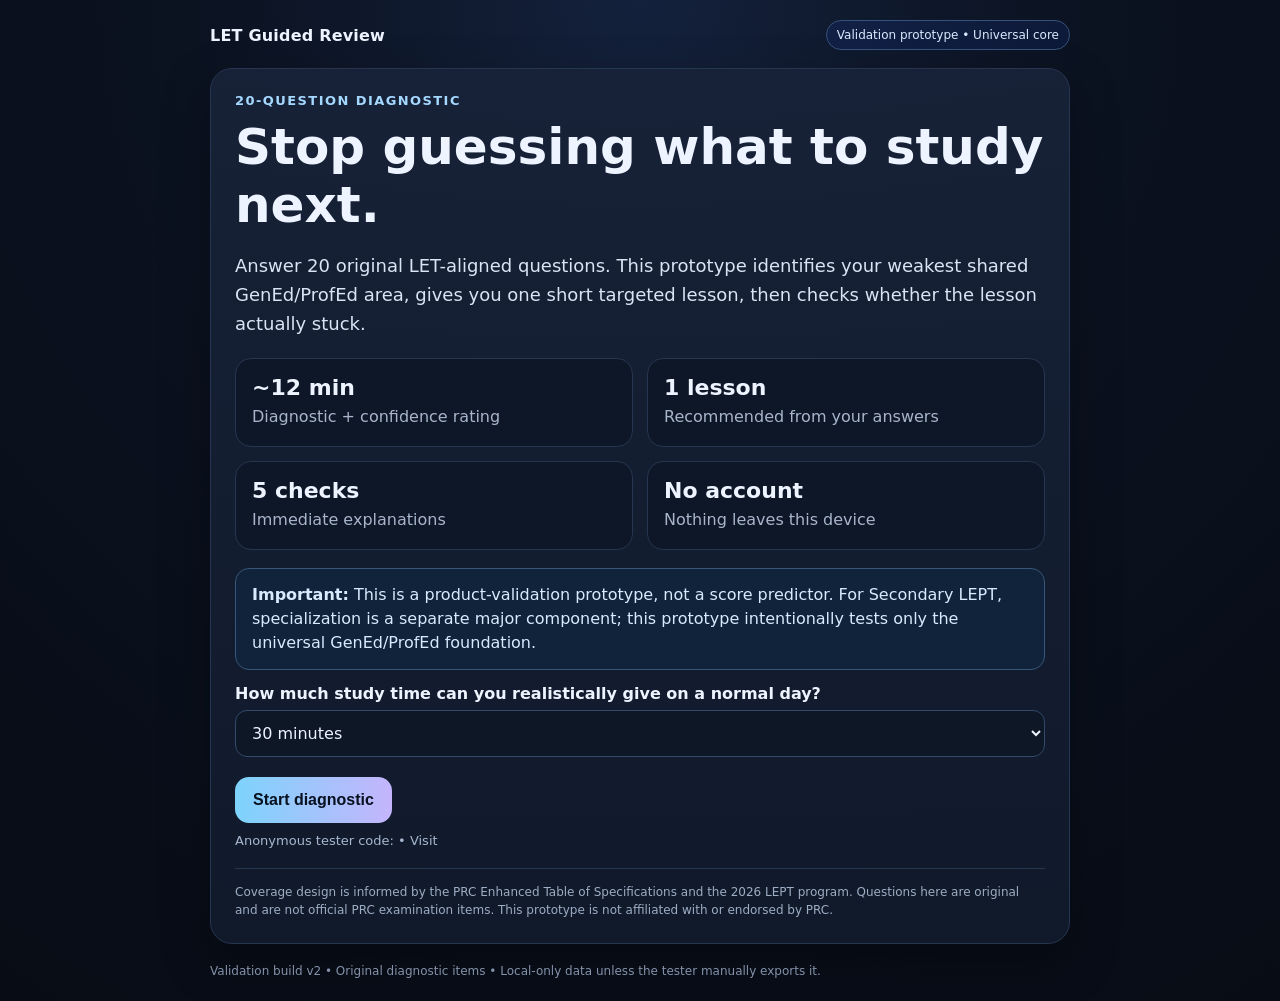
<file: let-validation/index.html>
<!doctype html>
<html lang="en">
<head>
<meta charset="utf-8" />
<meta name="viewport" content="width=device-width,initial-scale=1" />
<title>LET Guided Review — Validation Prototype</title>
<style>
:root{--bg:#0b1220;--panel:#111a2b;--panel2:#172238;--text:#eef4ff;--muted:#a8b5cb;--accent:#7dd3fc;--accent2:#c4b5fd;--good:#86efac;--warn:#fde68a;--bad:#fca5a5;--line:#263550;--shadow:0 18px 50px rgba(0,0,0,.28)}
*{box-sizing:border-box}body{margin:0;font-family:Inter,ui-sans-serif,system-ui,-apple-system,BlinkMacSystemFont,"Segoe UI",sans-serif;background:radial-gradient(circle at top,#14213c 0,#0b1220 38%,#070c15 100%);color:var(--text);min-height:100vh}.shell{max-width:900px;margin:0 auto;padding:20px}.topbar{display:flex;justify-content:space-between;gap:12px;align-items:center;margin-bottom:18px}.brand{font-weight:800;letter-spacing:.2px}.pill{font-size:12px;color:#dbeafe;border:1px solid #36517a;border-radius:999px;padding:7px 10px;background:rgba(29,78,216,.12)}.card{background:linear-gradient(180deg,rgba(23,34,56,.96),rgba(17,26,43,.96));border:1px solid var(--line);border-radius:22px;padding:24px;box-shadow:var(--shadow)}h1,h2,h3{line-height:1.16;margin:0 0 12px}h1{font-size:clamp(30px,5vw,50px)}h2{font-size:clamp(23px,3vw,32px)}h3{font-size:18px}.lead{font-size:18px;line-height:1.6;color:#d9e4f5}.muted{color:var(--muted);line-height:1.55}.grid{display:grid;gap:14px}.grid.two{grid-template-columns:repeat(2,minmax(0,1fr))}.metric{padding:16px;border:1px solid var(--line);border-radius:16px;background:#0e1727}.metric strong{display:block;font-size:22px;margin-bottom:5px}.btn{appearance:none;border:0;border-radius:14px;padding:14px 18px;font-size:16px;font-weight:750;cursor:pointer;transition:.18s transform,.18s opacity;background:linear-gradient(90deg,var(--accent),var(--accent2));color:#08111f}.btn:hover{transform:translateY(-1px)}.btn:disabled{opacity:.45;cursor:not-allowed;transform:none}.btn.secondary{background:#1b2942;color:var(--text);border:1px solid #33496d}.btn.ghost{background:transparent;color:#dce7f8;border:1px solid #33496d}.actions{display:flex;gap:10px;flex-wrap:wrap;margin-top:20px}.progress{height:10px;background:#0b1322;border-radius:999px;overflow:hidden;border:1px solid #233653}.bar{height:100%;width:0;background:linear-gradient(90deg,var(--accent),var(--accent2));transition:width .25s}.qmeta{display:flex;justify-content:space-between;gap:10px;color:var(--muted);font-size:13px;margin:10px 0 18px}.question{font-size:22px;line-height:1.42;margin-bottom:18px}.options{display:grid;gap:10px}.option{width:100%;text-align:left;border:1px solid #304665;border-radius:14px;padding:14px 15px;background:#0e1727;color:var(--text);font-size:15px;line-height:1.45;cursor:pointer}.option:hover{border-color:#5ca9d2}.option.selected{border-color:var(--accent);background:#10263b;box-shadow:0 0 0 2px rgba(125,211,252,.12)}.confidence{margin-top:22px;padding-top:18px;border-top:1px solid var(--line)}.confidence-row{display:flex;gap:8px;flex-wrap:wrap}.conf{border:1px solid #33496d;background:#101b2e;color:#d8e5f7;border-radius:12px;padding:10px 13px;cursor:pointer}.conf.selected{border-color:var(--accent2);background:#241f42}.notice{padding:14px 16px;border:1px solid #385679;background:rgba(14,43,72,.48);border-radius:14px;color:#d8eafd;line-height:1.5}.small{font-size:13px}.results-grid{display:grid;grid-template-columns:repeat(auto-fit,minmax(210px,1fr));gap:12px;margin:18px 0}.domain{border:1px solid var(--line);background:#0d1726;border-radius:16px;padding:16px}.domain .score{font-size:28px;font-weight:850}.tag{display:inline-block;font-size:11px;padding:5px 8px;border-radius:999px;margin:4px 4px 0 0;border:1px solid #355071;color:#cfe0f7}.tag.good{border-color:#315d45;color:#bdf8cf}.tag.warn{border-color:#6e6033;color:#fff0b4}.tag.bad{border-color:#6f3e46;color:#ffc5c9}.lesson{line-height:1.72;color:#e4edf9}.lesson h3{margin-top:22px}.lesson .example{padding:15px;border-left:4px solid var(--accent);background:#0d1727;border-radius:0 14px 14px 0;margin:16px 0}.retrieval-card{margin-top:16px;padding:16px;border:1px solid var(--line);border-radius:16px;background:#0d1726}.feedback{margin-top:10px;padding:12px;border-radius:12px;line-height:1.45}.feedback.good{background:rgba(34,197,94,.1);border:1px solid rgba(134,239,172,.35)}.feedback.bad{background:rgba(239,68,68,.1);border:1px solid rgba(252,165,165,.35)}label{font-weight:700;display:block;margin:14px 0 7px}select,textarea,input{width:100%;background:#0d1726;color:var(--text);border:1px solid #33496d;border-radius:12px;padding:12px;font:inherit}textarea{min-height:100px;resize:vertical}.price-options{display:grid;gap:10px}.price-btn{padding:13px;border:1px solid #33496d;border-radius:12px;background:#0d1726;color:var(--text);cursor:pointer;text-align:left}.price-btn.selected{border-color:var(--accent);background:#10263b}.footer{color:#8392aa;font-size:12px;line-height:1.55;margin-top:18px}.hidden{display:none!important}.sep{height:1px;background:var(--line);margin:22px 0}.kicker{font-size:13px;font-weight:800;letter-spacing:.11em;text-transform:uppercase;color:#a5d8ff;margin-bottom:10px}.sourcebox{font-size:12px;color:#9dadc4;line-height:1.5;padding-top:14px;border-top:1px solid var(--line);margin-top:20px}.sourcebox a{color:#bfe7ff}.statusline{font-size:13px;color:#a6b7cf;margin-top:10px}.chip{display:inline-flex;gap:6px;align-items:center;padding:6px 9px;border-radius:999px;background:#0c1727;border:1px solid #2d4566;font-size:12px;color:#c9d9ef;margin:4px 4px 0 0}@media(max-width:640px){.shell{padding:12px}.card{padding:18px;border-radius:18px}.grid.two{grid-template-columns:1fr}.question{font-size:19px}.topbar{align-items:flex-start;flex-direction:column}.btn{width:100%}.actions{display:grid;grid-template-columns:1fr}.qmeta{font-size:12px}}
</style>
</head>
<body>
<div class="shell">
  <div class="topbar"><div class="brand">LET Guided Review</div><div class="pill">Validation prototype • Universal core</div></div>

  <section id="landing" class="card">
    <div class="kicker">20-question diagnostic</div>
    <h1>Stop guessing what to study next.</h1>
    <p class="lead">Answer 20 original LET-aligned questions. This prototype identifies your weakest shared GenEd/ProfEd area, gives you one short targeted lesson, then checks whether the lesson actually stuck.</p>
    <div class="grid two" style="margin-top:20px">
      <div class="metric"><strong>~12 min</strong><span class="muted">Diagnostic + confidence rating</span></div>
      <div class="metric"><strong>1 lesson</strong><span class="muted">Recommended from your answers</span></div>
      <div class="metric"><strong>5 checks</strong><span class="muted">Immediate explanations</span></div>
      <div class="metric"><strong>No account</strong><span class="muted">Nothing leaves this device</span></div>
    </div>
    <div class="notice" style="margin-top:18px"><strong>Important:</strong> This is a product-validation prototype, not a score predictor. For Secondary LEPT, specialization is a separate major component; this prototype intentionally tests only the universal GenEd/ProfEd foundation.</div>
    <label for="minutes">How much study time can you realistically give on a normal day?</label>
    <select id="minutes"><option value="15">15 minutes</option><option value="30" selected>30 minutes</option><option value="45">45 minutes</option><option value="60">60+ minutes</option></select>
    <div class="actions"><button class="btn" id="startBtn">Start diagnostic</button></div>
    <div class="statusline">Anonymous tester code: <strong id="testerCode"></strong> • Visit <strong id="visitCount"></strong></div>
    <div class="sourcebox">Coverage design is informed by the PRC Enhanced Table of Specifications and the 2026 LEPT program. Questions here are original and are not official PRC examination items. This prototype is not affiliated with or endorsed by PRC.</div>
  </section>

  <section id="diagnostic" class="card hidden">
    <div class="progress"><div class="bar" id="progressBar"></div></div>
    <div class="qmeta"><span id="qCount"></span><span id="domainLabel"></span></div>
    <div class="question" id="questionText"></div>
    <div class="options" id="options"></div>
    <div class="confidence">
      <div class="muted small" style="margin-bottom:9px">How confident are you?</div>
      <div class="confidence-row">
        <button class="conf" data-conf="1">Mostly guessing</button>
        <button class="conf" data-conf="2">Somewhat sure</button>
        <button class="conf" data-conf="3">Very sure</button>
      </div>
    </div>
    <div class="actions"><button id="nextBtn" class="btn" disabled>Next</button></div>
  </section>

  <section id="results" class="card hidden">
    <div class="kicker">Your diagnostic map</div>
    <h2 id="resultHeadline"></h2>
    <p class="muted" id="resultSub"></p>
    <div class="results-grid" id="resultsGrid"></div>
    <div class="notice" id="confidenceInsight"></div>
    <div class="sep"></div>
    <h3>Your next study target</h3>
    <div id="recommendation"></div>
    <div class="actions"><button class="btn" id="lessonBtn">Start recommended lesson</button><button class="btn secondary" id="restartBtn">Restart diagnostic</button></div>
  </section>

  <section id="lessonSection" class="card hidden">
    <div class="kicker">Recommended micro-lesson</div>
    <h2 id="lessonTitle"></h2>
    <div id="lessonBody" class="lesson"></div>
    <div class="actions"><button class="btn" id="retrievalBtn">Check what stuck</button></div>
  </section>

  <section id="retrievalSection" class="card hidden">
    <div class="kicker">5-question retrieval check</div>
    <h2 id="retrievalTitle"></h2>
    <p class="muted">Answer from memory. Each explanation is shown immediately after you answer.</p>
    <div id="retrievalWrap"></div>
    <div id="retrievalSummary" class="notice hidden" style="margin-top:18px"></div>
    <div class="actions"><button class="btn hidden" id="feedbackBtn">Finish & give product feedback</button></div>
  </section>

  <section id="feedbackSection" class="card hidden">
    <div class="kicker">Validation question</div>
    <h2>Would this be worth ₱149 one-time if the full version covered your complete LET review plan?</h2>
    <p class="muted">Assume the full version includes verified lessons, diagnostics, weak-area repair, spaced review, and specialization support. Your answer helps decide whether this product should exist.</p>
    <div class="price-options" id="priceOptions">
      <button class="price-btn" data-price="yes"><strong>Yes</strong><br><span class="muted small">I would seriously consider buying at ₱149.</span></button>
      <button class="price-btn" data-price="maybe"><strong>Maybe</strong><br><span class="muted small">I see value, but something would stop me.</span></button>
      <button class="price-btn" data-price="no"><strong>No</strong><br><span class="muted small">The guided approach is not worth ₱149 to me.</span></button>
    </div>
    <label>Compared with a normal reviewer that mainly gives you a large question bank, this guided approach feels:</label>
    <div class="price-options" id="modeOptions">
      <button class="price-btn mode-btn" data-mode="more"><strong>More useful</strong><br><span class="muted small">I prefer being diagnosed and told what to study next.</span></button>
      <button class="price-btn mode-btn" data-mode="same"><strong>About the same</strong><br><span class="muted small">The guided flow does not add much value for me.</span></button>
      <button class="price-btn mode-btn" data-mode="less"><strong>Less useful</strong><br><span class="muted small">I would rather browse a normal question bank myself.</span></button>
    </div>
    <label>Would you voluntarily return tomorrow for the next recommended session?</label>
    <div class="price-options" id="returnOptions">
      <button class="price-btn return-btn" data-return="yes"><strong>Yes</strong></button>
      <button class="price-btn return-btn" data-return="maybe"><strong>Maybe</strong></button>
      <button class="price-btn return-btn" data-return="no"><strong>No</strong></button>
    </div>
    <label for="comment">What is the one thing that would most affect your decision?</label>
    <textarea id="comment" placeholder="Example: I need Science specialization first / I want more explanations / I already use another reviewer..."></textarea>
    <div class="actions"><button class="btn" id="saveFeedbackBtn" disabled>Save feedback</button></div>
  </section>

  <section id="doneSection" class="card hidden">
    <div class="kicker">Prototype complete</div>
    <h2>Thank you. Your test result is saved on this device.</h2>
    <p class="muted">For this zero-cost validation phase, you can export the anonymized session summary and send it to the researcher. It contains your scores, confidence pattern, retrieval result, product-preference response, return intent, price response and written comment—no name or email.</p>
    <div id="doneSummary" class="notice"></div>
    <div class="actions"><button class="btn" id="downloadBtn">Download anonymous feedback (.json)</button><button class="btn secondary" id="copyBtn">Copy summary</button><button class="btn ghost" id="startOverBtn">Test again</button></div>
    <div class="statusline" id="copyStatus"></div>
  </section>

  <div class="footer">Validation build v2 • Original diagnostic items • Local-only data unless the tester manually exports it.</div>
</div>
<script>
const domains={
  comm:{name:'Communication & Evidence',type:'General Education'},
  quant:{name:'Quantitative & Scientific Reasoning',type:'General Education'},
  learner:{name:'Learner-Centered & Inclusive Learning',type:'Professional Education'},
  assess:{name:'Assessment Literacy',type:'Professional Education'},
  align:{name:'Instructional Alignment & Professional Judgment',type:'Professional Education'}
};
const questions=[
{d:'comm',q:'Which revision is the clearest and most concise for a professional announcement?',o:['Due to the fact that heavy rain occurred, the seminar that was originally scheduled on Friday has now been moved to Monday instead.','Because of heavy rain, Friday’s seminar has been moved to Monday.','The seminar, with regard to Friday, is now Monday because there was rain that was heavy.','Heavy rain is the reason why the seminar, originally Friday, will instead be on the day Monday.'],a:1},
{d:'comm',q:'A researcher studying how Filipinos experienced a major historical event wants a primary source. Which is the best choice?',o:['A modern textbook chapter summarizing the event','A documentary produced decades later','A diary written by a participant during the event','An encyclopedia entry about the period'],a:2},
{d:'comm',q:'Alin ang pinakaangkop sa pormal na akademikong ulat?',o:['Grabe talaga ang taas ng resulta kaya super effective ang programa.','Ipinakikita ng datos ang pagtaas ng marka matapos ipatupad ang programa.','Sobrang okay ng programa dahil halatang gumana naman.','Ayos na ayos ang programa base sa nakita naming scores.'],a:1},
{d:'comm',q:'A social-media post claims a study proves a new teaching method is “always superior.” What is the strongest first step before accepting the claim?',o:['Count how many people shared the post','Check the original study’s methods, sample and actual conclusion','Trust it if the post includes a graph','Accept it if the claim matches your experience'],a:1},
{d:'quant',q:'A ₱800 learning material is discounted by 15%. What is the sale price?',o:['₱680','₱685','₱700','₱720'],a:0},
{d:'quant',q:'Five families report monthly internet costs of ₱1,200, ₱1,300, ₱1,350, ₱1,400 and ₱8,000. Which statistic best represents the typical cost?',o:['Mean, because it uses every value','Median, because the extreme value strongly distorts the mean','Range, because it is the middle value','Mode, because every dataset has one'],a:1},
{d:'quant',q:'A teacher wants to test whether fertilizer amount affects plant growth. Which design best supports a fair test?',o:['Change fertilizer, water and sunlight together','Use different plant species for each fertilizer level','Vary fertilizer while keeping major conditions such as water and light comparable','Measure only the tallest plant in each group'],a:2},
{d:'quant',q:'Ignoring air resistance, what happens to a ball’s energy as it falls from rest?',o:['Gravitational potential energy decreases as kinetic energy increases','Both potential and kinetic energy decrease','Kinetic energy becomes potential energy','Total mechanical energy steadily disappears'],a:0},
{d:'learner',q:'Which example best illustrates scaffolding within a learner’s zone of proximal development?',o:['Giving the complete answer before the learner attempts the task','Providing prompts at difficult steps, then gradually withdrawing them as competence increases','Assigning only tasks the learner can already complete independently','Giving the same worksheet repeatedly regardless of performance'],a:1},
{d:'learner',q:'A class holds a common misconception about seasons. Which response is most consistent with constructivist learning?',o:['State the correct answer and require memorization','Avoid discussing the misconception so it is not reinforced','Elicit the learners’ existing idea, confront it with evidence, and help them rebuild the explanation','Give more homework using the same misconception'],a:2},
{d:'learner',q:'A learner has difficulty reading small print but can meet the same science objective as classmates. What is the most inclusive response?',o:['Lower the learning objective automatically','Provide an accessible format while keeping the essential learning target','Excuse the learner from the task','Give a different unrelated activity'],a:1},
{d:'learner',q:'Which classroom choice is most likely to support intrinsic motivation while preserving the learning goal?',o:['Offer meaningful choices in how learners demonstrate the same target','Use public ranking after every task','Reward only the fastest student','Remove all challenging work'],a:0},
{d:'assess',q:'What is the primary purpose of formative assessment?',o:['To assign a final course grade','To adjust teaching and learning while learning is still taking place','To rank schools nationally','To certify completion after instruction'],a:1},
{d:'assess',q:'A test intended to measure scientific reasoning mostly asks students to recall isolated definitions. What is the main assessment problem?',o:['Low validity for the intended construct','Too much reliability','Excessive objectivity','Too much criterion referencing'],a:0},
{d:'assess',q:'If a test gives very different scores to the same stable learners under nearly identical conditions, which quality is most questionable?',o:['Reliability','Face value','Difficulty only','Content coverage only'],a:0},
{d:'assess',q:'Students pass a competency test only when they demonstrate a predefined standard, regardless of how classmates perform. This is primarily:',o:['Norm-referenced interpretation','Criterion-referenced interpretation','Ipsative ranking','Random selection'],a:1},
{d:'align',q:'An objective says, “Analyze the causes of a historical event.” Which assessment is best aligned?',o:['List five dates from the event','Match names with definitions','Explain and compare how several causes contributed to the event','Copy a paragraph from the textbook'],a:2},
{d:'align',q:'In backward design, what should a teacher clarify first?',o:['The desired learning outcomes','The classroom decorations','The longest available activity','The number of PowerPoint slides'],a:0},
{d:'align',q:'A colleague casually asks for details about a learner’s sensitive personal record even though the colleague is not involved in the case. What is the most professionally responsible response?',o:['Share everything because both are teachers','Share only rumors, not documents','Protect confidentiality and disclose only through authorized, legitimate channels','Post the information in a private group chat'],a:2},
{d:'align',q:'Which feedback is most likely to improve learning?',o:['“Wrong.”','“Good job.”','“Your claim is clear; now add evidence that directly supports it and explain the connection.”','“You should already know this.”'],a:2}
];

const lessons={
comm:{title:'Use evidence before confidence',body:`<p>Strong communication questions are rarely about “sounding formal.” They test whether a message is <strong>clear, appropriate, evidence-based and fit for purpose</strong>.</p><h3>1. Clarity beats inflated wording</h3><p>A professional sentence should preserve the necessary meaning while removing avoidable words. “Because of heavy rain, Friday’s seminar has been moved to Monday” is stronger than a longer sentence that repeats the same information.</p><div class="example"><strong>Quick test:</strong> If removing a phrase does not change the meaning, the phrase may be unnecessary.</div><h3>2. Match the source to the question</h3><p>A <strong>primary source</strong> comes directly from the period, event or person being studied: diaries, original records, interviews with participants, photographs, raw data. A <strong>secondary source</strong> interprets or summarizes primary evidence.</p><p>Neither type is automatically “better.” The correct choice depends on the question. To study a participant’s immediate experience, a diary can be valuable. To understand later scholarly interpretations, a secondary analysis can be appropriate.</p><h3>3. Academic language is precise, not dramatic</h3><p>Academic writing avoids unsupported intensifiers such as “super effective” or “obviously.” Prefer statements that show what the evidence actually supports: “The data show an increase after implementation.” Then evaluate whether the design justifies a causal claim.</p><h3>4. Trace claims back to evidence</h3><p>Graphs, shares, confidence and personal experience do not automatically validate a claim. When somebody says a study “proves” something, inspect the <strong>original source, sample, method, comparison and conclusion</strong>. Ask whether the evidence supports the strength of the claim.</p><h3>Distinction to remember</h3><p><strong>Clear claim + appropriate evidence + justified conclusion.</strong> If one of those links is weak, the communication is weak even when it sounds confident.</p>`},
quant:{title:'Reason with quantities and variables',body:`<p>Quantitative and scientific reasoning questions reward structure more than memorized tricks. Slow down long enough to identify <strong>what changes, what stays fixed, and what quantity the question actually asks for</strong>.</p><h3>1. Percent means “per hundred”</h3><p>A 15% discount on ₱800 is 0.15 × 800 = ₱120. Subtract the discount from the original price: ₱800 − ₱120 = <strong>₱680</strong>. A useful check is that a 15% discount should leave 85% of the original price.</p><h3>2. Choose statistics based on the data</h3><p>The mean uses every value, so an extreme value can pull it strongly upward or downward. The median is the middle ordered value and is often more representative when the distribution contains a large outlier.</p><div class="example"><strong>Example:</strong> 1,200; 1,300; 1,350; 1,400; 8,000. The median is 1,350. The mean is much higher because 8,000 is extreme.</div><h3>3. Fair tests isolate the variable of interest</h3><p>If you want to know whether fertilizer amount affects plant growth, fertilizer should vary while important competing conditions—such as water, light, plant type and measurement procedure—are kept reasonably comparable. Otherwise you cannot tell which factor produced the difference.</p><h3>4. Track transformations, not disappearance</h3><p>For a falling object with negligible air resistance, gravitational potential energy decreases while kinetic energy increases. The form changes, but total mechanical energy remains constant in the idealized system.</p><h3>Distinction to remember</h3><p><strong>Calculation:</strong> identify the base quantity. <strong>Data:</strong> inspect distribution before choosing a summary. <strong>Experiment:</strong> isolate variables. <strong>Physics:</strong> trace where the energy goes.</p>`},
learner:{title:'Support learning without removing the thinking',body:`<p>Learner-centered teaching does not mean making everything easy. It means arranging support so learners can do increasingly sophisticated thinking with appropriate access and guidance.</p><h3>1. Scaffolding is temporary</h3><p>Scaffolding gives prompts, models, cues or partial structures when learners cannot yet complete a task independently. The support should be <strong>reduced as competence grows</strong>. If the teacher permanently does the difficult thinking, the learner never gains independence.</p><h3>2. Prior knowledge can help—or interfere</h3><p>Learners do not enter the classroom empty. Existing ideas shape how new information is interpreted. When prior knowledge is inaccurate, effective teaching surfaces the idea, provides evidence or experiences that expose its limitations, then helps learners construct a better explanation.</p><div class="example"><strong>Example:</strong> Rather than simply telling students why seasons occur, first ask them to explain their current model, then use evidence about Earth’s tilt and sunlight angle to test it.</div><h3>3. Inclusion protects the essential target</h3><p>Access barriers should not automatically become lower expectations. If a learner can meet the same science objective but cannot access small text, change the <strong>format</strong>, not the essential outcome. Adaptation is strongest when it removes an irrelevant barrier.</p><h3>4. Motivation improves when learners have meaningful agency</h3><p>Choice can support motivation when all options still serve the same learning goal. For example, learners might explain a concept through a written response, diagram or short oral explanation when the objective allows these forms.</p><h3>Distinction to remember</h3><p><strong>Support ≠ substitution.</strong> Help learners reach the target; do not quietly replace the target with an easier unrelated task.</p>`},
assess:{title:'Assessment is evidence for a decision',body:`<p>Assessment literacy becomes easier when you ask one question first: <strong>What decision will this evidence support?</strong></p><h3>1. Formative and summative describe use</h3><p>Formative assessment is used <strong>during learning</strong> to decide what to do next. Summative assessment evaluates achievement after a period of instruction. The same quiz format can be formative or summative depending on how the result is used.</p><h3>2. Validity asks whether the interpretation is justified</h3><p>If an assessment is supposed to measure scientific reasoning but mainly rewards memorizing definitions, the resulting score is weak evidence for the intended reasoning competency. Alignment between the target and the task is central.</p><div class="example"><strong>Shortcut:</strong> “Does this task actually require the thinking named in the objective?”</div><h3>3. Reliability asks about consistency</h3><p>A measure cannot support strong decisions if scores fluctuate wildly for reasons unrelated to the skill being measured. Reliability concerns consistency across comparable conditions, raters, items or occasions.</p><h3>4. Criterion and norm answer different questions</h3><p><strong>Criterion-referenced:</strong> Did the learner meet a defined standard? <strong>Norm-referenced:</strong> How did the learner perform relative to others? A competency test with a predefined mastery threshold is criterion-referenced.</p><h3>Distinction to remember</h3><p><strong>Validity:</strong> are we measuring what we claim? <strong>Reliability:</strong> are results sufficiently consistent? <strong>Formative use:</strong> what should teaching or learning do next?</p>`},
align:{title:'Align the target, evidence and learning experience',body:`<p>Good instructional decisions form a chain: <strong>What should learners know or do? What evidence would prove it? What learning experiences prepare them to produce that evidence?</strong></p><h3>1. The verb in the objective matters</h3><p>If the objective says <strong>analyze</strong>, an assessment that only asks learners to list or recognize facts does not provide enough evidence. The task must require learners to examine relationships, causes, patterns or parts in a way consistent with the intended outcome.</p><h3>2. Backward design starts with the destination</h3><p>First clarify the desired outcome. Then identify acceptable evidence. Only then choose activities and resources. Starting with an entertaining activity can produce a lesson that is engaging but poorly aligned.</p><div class="example"><strong>Alignment check:</strong> Objective → Assessment → Activity. Each arrow should make sense.</div><h3>3. Professional judgment includes ethical boundaries</h3><p>Teachers often possess sensitive learner information. Professional responsibility includes protecting confidentiality and using authorized channels when information must be shared for a legitimate educational purpose. Casual curiosity is not a sufficient reason for disclosure.</p><h3>4. Feedback should tell the learner what to improve</h3><p>“Wrong” gives almost no information. Effective feedback is specific to the success criteria and points toward an actionable next step. It should help the learner close the gap between current performance and the target.</p><h3>Distinction to remember</h3><p><strong>Activity is not the goal.</strong> The goal determines the evidence; the evidence shapes the activity; professional judgment governs how the whole process is carried out.</p>`}
};

const retrieval={
comm:[
{q:'Which source is primary for studying a teacher’s experience during a 1990 classroom reform?',o:['A 2026 textbook summary','The teacher’s journal written in 1990','A recent blog about the reform','A modern encyclopedia'],a:1,e:'A contemporaneous journal is direct evidence from the participant and period.'},
{q:'Which sentence is most appropriate for an academic report?',o:['The intervention was insanely effective.','The post-test mean was higher than the pre-test mean.','Everybody knows the strategy worked.','The result was obviously amazing.'],a:1,e:'It reports the observed result without adding unsupported intensity or causation.'},
{q:'A viral infographic cites “research.” What should you examine first?',o:['Its color scheme','The original source and methods','The follower count','Whether friends agree'],a:1,e:'Claims should be traced to the original evidence, methods and actual conclusion.'},
{q:'Which revision is clearest?',o:['At this point in time, the meeting is currently cancelled.','The meeting is cancelled.','The meeting, currently at this time, has cancellation.','Cancellation of the meeting is currently being done now.'],a:1,e:'The shortest option preserves the complete necessary meaning.'},
{q:'A later historian interprets letters written during a war. The historian’s article is primarily:',o:['A primary source for the war itself','A secondary source interpreting primary evidence','Raw experimental data','An eyewitness record'],a:1,e:'The article is a later interpretation, even though it may use primary sources.'}
],
quant:[
{q:'A ₱1,000 item is discounted by 20%. What is the final price?',o:['₱200','₱800','₱820','₱1,200'],a:1,e:'Twenty percent of ₱1,000 is ₱200; subtract it from the original price.'},
{q:'Which measure is usually more resistant to one extreme outlier?',o:['Mean','Median','Range','Variance'],a:1,e:'The median depends on order, not the magnitude of one extreme value.'},
{q:'To test whether study time affects quiz score, what should be the main independent variable?',o:['Study time','Quiz score','Student ID','Teacher name'],a:0,e:'The independent variable is deliberately varied or compared as the possible cause.'},
{q:'In an ideal pendulum with no friction, total mechanical energy:',o:['Continuously disappears','Remains constant while changing form','Only increases','Exists only at the top'],a:1,e:'Potential and kinetic energy transform while total mechanical energy remains constant.'},
{q:'A class average rises from 50 to 60. What is the percent increase relative to 50?',o:['10%','20%','50%','60%'],a:1,e:'Increase is 10; 10 ÷ 50 = 0.20 = 20%.'}
],
learner:[
{q:'A teacher gives sentence starters at first, then removes them as students improve. This is:',o:['Scaffolding','Punishment','Norm referencing','Overlearning only'],a:0,e:'The temporary support is gradually withdrawn as independence grows.'},
{q:'A learner’s misconception is best addressed by:',o:['Ignoring it','Eliciting it and testing it against evidence','Giving the final answer only','Lowering all objectives'],a:1,e:'Existing conceptions shape new learning; evidence can help learners reconstruct them.'},
{q:'A student cannot read small text but understands grade-level content. Best first adjustment?',o:['Use an accessible text format','Reduce the concept difficulty automatically','Remove the student from the lesson','Give an unrelated worksheet'],a:0,e:'Remove the access barrier while preserving the essential learning target.'},
{q:'Which choice provides meaningful learner autonomy?',o:['Choose between two formats that both demonstrate the same objective','Choose whether to learn the objective at all','Choose any unrelated topic','Choose to skip feedback'],a:0,e:'Agency supports motivation when the choices still satisfy the learning target.'},
{q:'The strongest sign that scaffolding has worked is that the learner:',o:['Needs the same prompts forever','Can complete the task with less support','Waits for the teacher’s answer','Avoids challenging tasks'],a:1,e:'Effective scaffolding is faded as competence and independence increase.'}
],
assess:[
{q:'An exit ticket is used to decide tomorrow’s reteaching. Its use is:',o:['Formative','Purely summative','Normative only','Administrative only'],a:0,e:'The evidence is being used during learning to adjust subsequent instruction.'},
{q:'A writing assessment is scored almost entirely on handwriting neatness. If the intended target is argument quality, the biggest concern is:',o:['Validity','Class size','Time of day','Norm referencing'],a:0,e:'The score does not strongly represent the intended construct: quality of argument.'},
{q:'Two trained raters give almost identical scores using the same rubric. This supports:',o:['Reliability','Guessing','Item difficulty','Grade inflation'],a:0,e:'Consistency across raters is evidence related to reliability.'},
{q:'“Students must demonstrate 80% mastery of the defined competency.” This is:',o:['Criterion-referenced','Norm-referenced','Random-referenced','Popularity-referenced'],a:0,e:'Performance is compared with a predefined standard rather than other students.'},
{q:'Which question is most useful after a formative check shows widespread misunderstanding?',o:['Who should receive the final grade?','What misconception should instruction address next?','Who ranks first?','How can the score be hidden?'],a:1,e:'Formative assessment should inform the next teaching or learning move.'}
],
align:[
{q:'Objective: “Evaluate two solutions using evidence.” Best assessment?',o:['Define “solution.”','Choose the prettier solution.','Compare both solutions against criteria and justify a judgment with evidence.','List unrelated vocabulary.'],a:2,e:'The task directly requires evaluation using evidence, matching the objective.'},
{q:'Backward design sequence begins with:',o:['Desired learning results','Animations','Homework quantity','Room arrangement'],a:0,e:'Clarify the destination before designing evidence and activities.'},
{q:'A teacher receives sensitive learner information. The safest general principle is:',o:['Share it widely so everyone knows','Protect confidentiality and use authorized channels','Post it anonymously online','Discuss it casually with uninvolved colleagues'],a:1,e:'Sensitive information should be handled only for legitimate purposes through authorized processes.'},
{q:'Which feedback is most actionable?',o:['“Bad.”','“Try harder.”','“Your evidence is relevant; explain how it supports your claim.”','“Incorrect.”'],a:2,e:'It identifies what is working and specifies the next improvement tied to criteria.'},
{q:'An activity is fun but does not prepare learners for the stated objective. Best response?',o:['Keep it because engagement is enough','Revise or replace it so it supports the intended evidence','Change the objective afterward to fit the activity','Remove the assessment'],a:1,e:'Activities should support the learning target and the evidence learners must produce.'}
]};

let current=0,answers=[],selected=null,confidence=null,weakDomain=null,retrievalState=[],priceChoice=null,modeChoice=null,returnChoice=null;
let startedAt=null,diagnosticFinishedAt=null,lessonStartedAt=null,retrievalFinishedAt=null;
const testerId=localStorage.getItem('letTesterId')||('T'+Math.random().toString(36).slice(2,8).toUpperCase());
localStorage.setItem('letTesterId',testerId);
const visits=Number(localStorage.getItem('letVisitCount')||0)+1; localStorage.setItem('letVisitCount',String(visits));\nconst acquisitionSource=(new URLSearchParams(window.location.search).get('src')||'direct').slice(0,40);
const $=id=>document.getElementById(id);
$('testerCode').textContent=testerId;$('visitCount').textContent=String(visits);
function show(id){['landing','diagnostic','results','lessonSection','retrievalSection','feedbackSection','doneSection'].forEach(x=>$(x).classList.add('hidden'));$(id).classList.remove('hidden');window.scrollTo({top:0,behavior:'smooth'});}
function renderQ(){selected=null;confidence=null;$('nextBtn').disabled=true;document.querySelectorAll('.conf').forEach(b=>b.classList.remove('selected'));const x=questions[current];$('qCount').textContent=`Question ${current+1} of ${questions.length}`;$('domainLabel').textContent=domains[x.d].type;$('questionText').textContent=x.q;$('progressBar').style.width=`${((current)/questions.length)*100}%`;$('options').innerHTML=x.o.map((t,i)=>`<button class="option" data-i="${i}"><strong>${String.fromCharCode(65+i)}.</strong> ${t}</button>`).join('');document.querySelectorAll('.option').forEach(b=>b.onclick=()=>{document.querySelectorAll('.option').forEach(z=>z.classList.remove('selected'));b.classList.add('selected');selected=Number(b.dataset.i);toggleNext();});}
function toggleNext(){$('nextBtn').disabled=selected===null||confidence===null;}
function completeDiagnostic(){diagnosticFinishedAt=new Date();const stat={};Object.keys(domains).forEach(d=>stat[d]={correct:0,total:0,secure:0,fragile:0,misconception:0,uncertain:0});answers.forEach((r,i)=>{const q=questions[i],s=stat[q.d];s.total++;if(r.choice===q.a){s.correct++;if(r.conf===3)s.secure++;else s.fragile++;}else{if(r.conf===3)s.misconception++;else s.uncertain++;}});
// Priority: lowest accuracy; tie-breaker favors ProfEd, then high-confidence misconceptions.
weakDomain=Object.keys(stat).sort((a,b)=>{const aa=stat[a].correct/stat[a].total,bb=stat[b].correct/stat[b].total;if(aa!==bb)return aa-bb;const pa=domains[a].type==='Professional Education'?0:1,pb=domains[b].type==='Professional Education'?0:1;if(pa!==pb)return pa-pb;return stat[b].misconception-stat[a].misconception;})[0];
const total=answers.reduce((n,r,i)=>n+(r.choice===questions[i].a?1:0),0);$('resultHeadline').textContent=`${total}/20 correct — but the pattern matters more than the total.`;$('resultSub').textContent='This short diagnostic looks for secure knowledge, fragile knowledge and high-confidence misconceptions. It is intentionally too small to estimate an actual LEPT rating.';
$('resultsGrid').innerHTML=Object.entries(stat).map(([d,s])=>{const pct=Math.round(100*s.correct/s.total);return `<div class="domain"><div class="muted small">${domains[d].type}</div><h3>${domains[d].name}</h3><div class="score">${pct}%</div><span class="tag good">${s.secure} secure</span><span class="tag warn">${s.fragile} fragile</span><span class="tag bad">${s.misconception} misconception</span><span class="tag">${s.uncertain} uncertain</span></div>`}).join('');
const allMis=Object.values(stat).reduce((n,s)=>n+s.misconception,0),allFrag=Object.values(stat).reduce((n,s)=>n+s.fragile,0);$('confidenceInsight').innerHTML=allMis?`You had <strong>${allMis}</strong> incorrect answer${allMis>1?'s':''} marked “very sure.” Those are higher-priority than ordinary guesses because confident misconceptions can survive passive rereading.`:`No high-confidence misconception appeared in this small sample. You had <strong>${allFrag}</strong> correct answer${allFrag!==1?'s':''} with lower confidence; those are likely fragile and worth retrieval practice.`;
const s=stat[weakDomain];$('recommendation').innerHTML=`<p class="lead"><strong>${domains[weakDomain].name}</strong></p><p class="muted">You answered ${s.correct}/${s.total} correctly here. Instead of giving you more random questions, the prototype will teach this area next and immediately test retention.</p>`;sessionStorage.setItem('diagStat',JSON.stringify(stat));sessionStorage.setItem('diagTotal',String(total));show('results');}
function renderLesson(){lessonStartedAt=new Date();const l=lessons[weakDomain];$('lessonTitle').textContent=l.title;$('lessonBody').innerHTML=l.body;show('lessonSection');}
function renderRetrieval(){const items=retrieval[weakDomain];retrievalState=items.map(()=>({answered:false,correct:false,choice:null}));$('retrievalTitle').textContent=`${domains[weakDomain].name}: retrieval check`;$('retrievalWrap').innerHTML=items.map((x,idx)=>`<div class="retrieval-card" id="r${idx}"><div style="font-weight:760;margin-bottom:10px">${idx+1}. ${x.q}</div><div class="options">${x.o.map((t,i)=>`<button class="option" data-r="${idx}" data-i="${i}">${String.fromCharCode(65+i)}. ${t}</button>`).join('')}</div><div id="rf${idx}"></div></div>`).join('');document.querySelectorAll('[data-r]').forEach(b=>b.onclick=()=>answerRetrieval(Number(b.dataset.r),Number(b.dataset.i)));$('retrievalSummary').classList.add('hidden');$('feedbackBtn').classList.add('hidden');show('retrievalSection');}
function answerRetrieval(idx,choice){if(retrievalState[idx].answered)return;const item=retrieval[weakDomain][idx];retrievalState[idx]={answered:true,choice,correct:choice===item.a};const card=$(`r${idx}`);card.querySelectorAll('.option').forEach((b,i)=>{b.disabled=true;if(i===choice)b.classList.add('selected');});const f=$(`rf${idx}`);f.className=`feedback ${choice===item.a?'good':'bad'}`;f.innerHTML=`<strong>${choice===item.a?'Correct':'Not quite'}.</strong> ${item.e}`;if(retrievalState.every(x=>x.answered)){retrievalFinishedAt=new Date();const n=retrievalState.filter(x=>x.correct).length;$('retrievalSummary').classList.remove('hidden');$('retrievalSummary').innerHTML=`You retained <strong>${n}/5</strong> on the immediate check. ${n>=4?'Good immediate retrieval. In a full system, this topic would return later through spaced review.':'This topic still needs another short pass. A full system would keep it in your review queue rather than marking it “done.”'}`;$('feedbackBtn').classList.remove('hidden');}}
function saveFeedback(){const stat=JSON.parse(sessionStorage.getItem('diagStat')||'{}');const completedAt=new Date();const data={prototype:'LET Guided Review validation v2',tester_id:testerId,visit_count:visits,acquisition_source:acquisitionSource,timestamp:completedAt.toISOString(),started_at:startedAt?startedAt.toISOString():null,diagnostic_finished_at:diagnosticFinishedAt?diagnosticFinishedAt.toISOString():null,lesson_started_at:lessonStartedAt?lessonStartedAt.toISOString():null,retrieval_finished_at:retrievalFinishedAt?retrievalFinishedAt.toISOString():null,duration_seconds:startedAt?Math.round((completedAt-startedAt)/1000):null,study_minutes:Number($('minutes').value),diagnostic_total:Number(sessionStorage.getItem('diagTotal')||0),domain_stats:stat,recommended_domain:weakDomain,retrieval_score:retrievalState.filter(x=>x.correct).length,retrieval_total:retrievalState.length,guided_vs_question_bank:modeChoice,return_tomorrow_intent:returnChoice,price_149:priceChoice,comment:$('comment').value.trim()};localStorage.setItem('letValidationLast',JSON.stringify(data));window.validationData=data;$('doneSummary').innerHTML=`Tester <strong>${testerId}</strong> • Diagnostic: <strong>${data.diagnostic_total}/20</strong> • Target: <strong>${domains[weakDomain].name}</strong> • Retrieval: <strong>${data.retrieval_score}/5</strong> • Guided approach: <strong>${modeChoice.toUpperCase()}</strong> • Return: <strong>${returnChoice.toUpperCase()}</strong> • ₱149: <strong>${priceChoice.toUpperCase()}</strong>`;show('doneSection');}
$('startBtn').onclick=()=>{current=0;answers=[];startedAt=new Date();diagnosticFinishedAt=null;lessonStartedAt=null;retrievalFinishedAt=null;renderQ();show('diagnostic');};
$('nextBtn').onclick=()=>{answers.push({choice:selected,conf:confidence});if(current<questions.length-1){current++;renderQ();}else{$('progressBar').style.width='100%';completeDiagnostic();}};
document.querySelectorAll('.conf').forEach(b=>b.onclick=()=>{document.querySelectorAll('.conf').forEach(z=>z.classList.remove('selected'));b.classList.add('selected');confidence=Number(b.dataset.conf);toggleNext();});
$('lessonBtn').onclick=renderLesson;$('restartBtn').onclick=()=>show('landing');$('retrievalBtn').onclick=renderRetrieval;$('feedbackBtn').onclick=()=>show('feedbackSection');
function updateFeedbackReady(){$('saveFeedbackBtn').disabled=!(priceChoice&&modeChoice&&returnChoice);}
document.querySelectorAll('[data-price]').forEach(b=>b.onclick=()=>{document.querySelectorAll('[data-price]').forEach(z=>z.classList.remove('selected'));b.classList.add('selected');priceChoice=b.dataset.price;updateFeedbackReady();});
document.querySelectorAll('[data-mode]').forEach(b=>b.onclick=()=>{document.querySelectorAll('[data-mode]').forEach(z=>z.classList.remove('selected'));b.classList.add('selected');modeChoice=b.dataset.mode;updateFeedbackReady();});
document.querySelectorAll('[data-return]').forEach(b=>b.onclick=()=>{document.querySelectorAll('[data-return]').forEach(z=>z.classList.remove('selected'));b.classList.add('selected');returnChoice=b.dataset.return;updateFeedbackReady();});
$('saveFeedbackBtn').onclick=saveFeedback;
$('downloadBtn').onclick=()=>{const data=window.validationData||JSON.parse(localStorage.getItem('letValidationLast')||'{}');const blob=new Blob([JSON.stringify(data,null,2)],{type:'application/json'});const url=URL.createObjectURL(blob);const a=document.createElement('a');a.href=url;a.download=`let-validation-${new Date().toISOString().slice(0,10)}.json`;a.click();setTimeout(()=>URL.revokeObjectURL(url),500);};
$('copyBtn').onclick=async()=>{const d=window.validationData||JSON.parse(localStorage.getItem('letValidationLast')||'{}');const text=`LET validation | Tester ${d.tester_id} | Visit ${d.visit_count} | Source ${d.acquisition_source||'direct'} | Diagnostic ${d.diagnostic_total}/20 | Target ${domains[d.recommended_domain]?.name||d.recommended_domain} | Retrieval ${d.retrieval_score}/5 | Guided vs bank: ${d.guided_vs_question_bank} | Return: ${d.return_tomorrow_intent} | ₱149: ${d.price_149} | Comment: ${d.comment||'-'}`;try{await navigator.clipboard.writeText(text);$('copyStatus').textContent='Summary copied.';}catch(e){$('copyStatus').textContent=text;}};
$('startOverBtn').onclick=()=>{priceChoice=null;modeChoice=null;returnChoice=null;show('landing');};
</script>
</body>
</html>
</file>
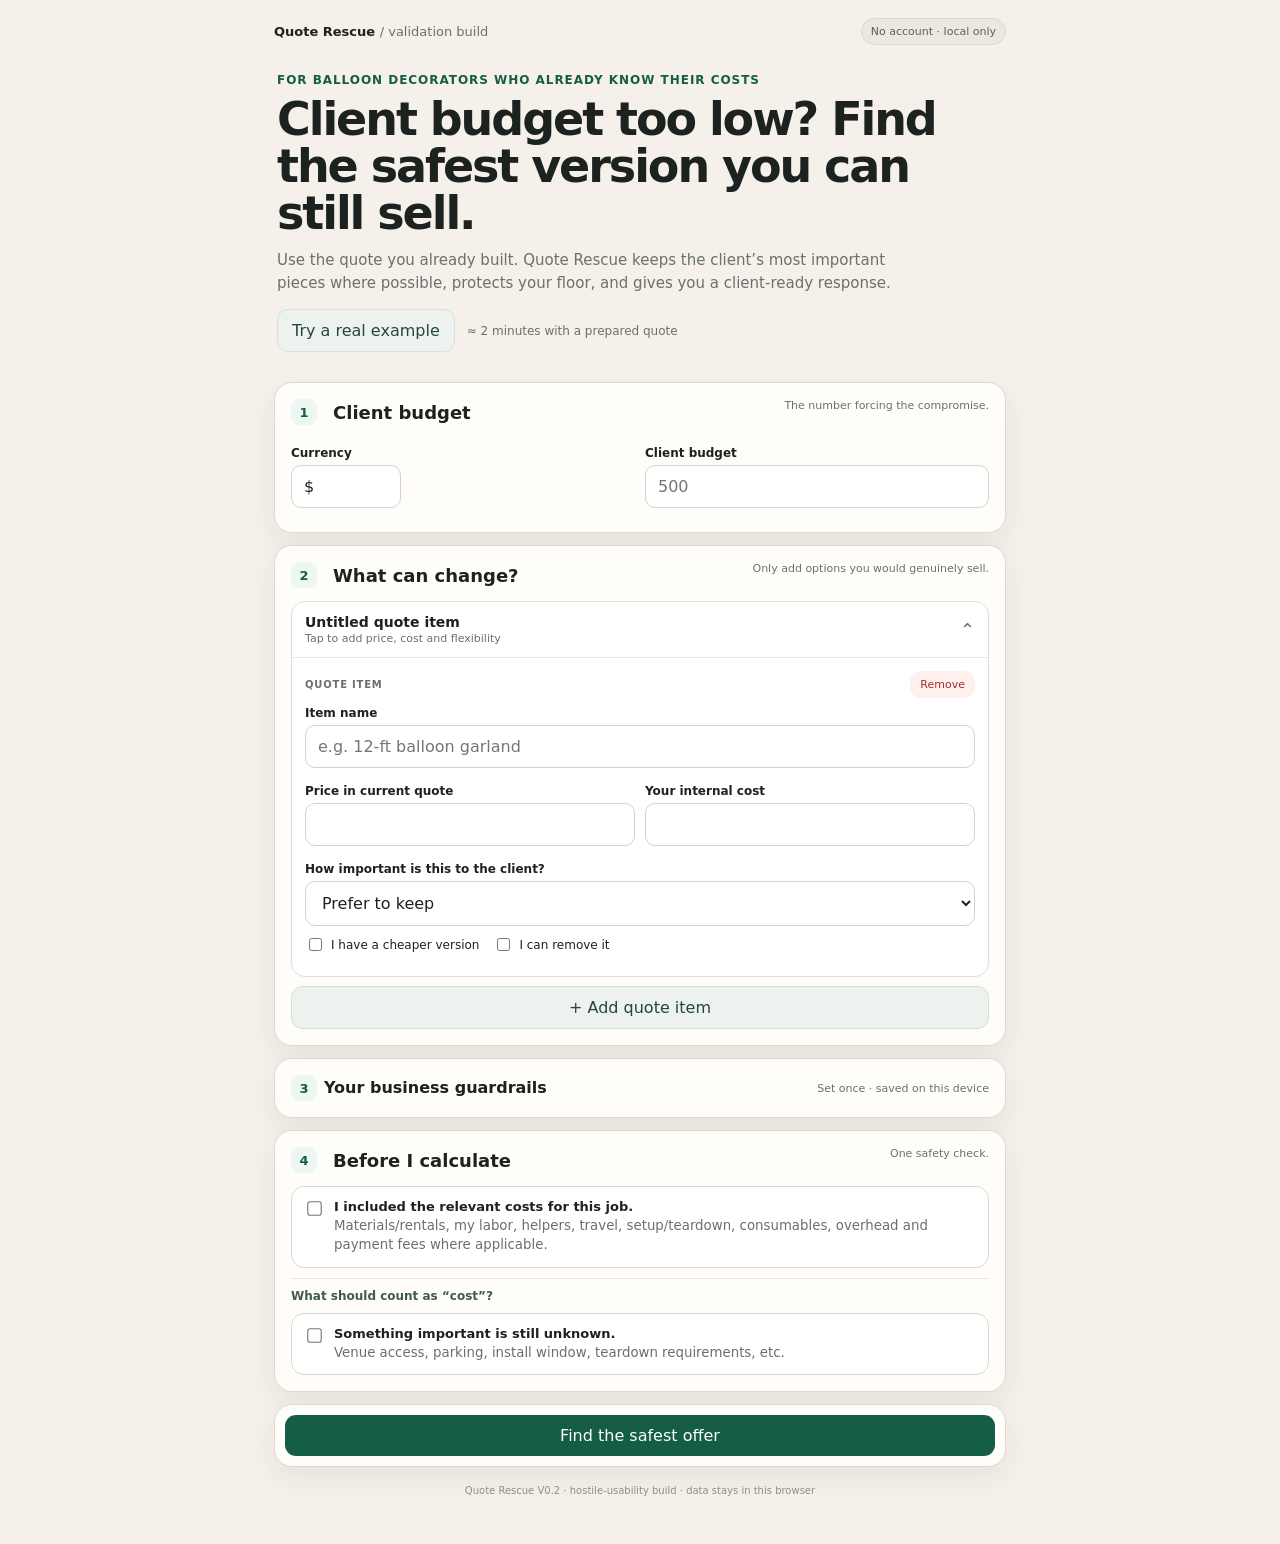
<file: quote-rescue/index.html>
<!doctype html>
<html lang="en">
<head>
<meta charset="utf-8"><meta name="viewport" content="width=device-width,initial-scale=1"><meta name="theme-color" content="#f6f3ee">
<title>Quote Rescue — Validation Build</title><link rel="stylesheet" href="style.css">
</head>
<body>
<main class="shell">
  <div class="topbar"><div class="brand">Quote Rescue <span>/ validation build</span></div><div class="pill">No account · local only</div></div>
  <section class="hero">
    <div class="kicker">For balloon decorators who already know their costs</div>
    <h1>Client budget too low? Find the safest version you can still sell.</h1>
    <p>Use the quote you already built. Quote Rescue keeps the client’s most important pieces where possible, protects your floor, and gives you a client-ready response.</p>
    <div class="hero-actions"><button id="loadSample" class="btn secondary" type="button">Try a real example</button><span>≈ 2 minutes with a prepared quote</span></div>
  </section>

  <section class="card">
    <div class="section-head"><div><span class="step">1</span><h2>Client budget</h2></div><span class="hint">The number forcing the compromise.</span></div>
    <div class="row"><div class="field narrow"><label>Currency</label><input id="currency" value="$" maxlength="4"></div><div class="field grow"><label>Client budget</label><input id="budget" type="number" min="0" step="0.01" placeholder="500"></div></div>
  </section>

  <section class="card">
    <div class="section-head"><div><span class="step">2</span><h2>What can change?</h2></div><span class="hint">Only add options you would genuinely sell.</span></div>
    <div id="components"></div>
    <button id="addComponent" class="btn secondary fullbtn" type="button">+ Add quote item</button>
  </section>

  <section class="card">
    <details id="guardrailDetails">
      <summary class="summary-row"><span><span class="step">3</span><strong>Your business guardrails</strong></span><span class="summary-note">Set once · saved on this device</span></summary>
      <div class="details-body">
        <p class="sub">These stop the tool from “solving” the budget by quietly making the job bad for you.</p>
        <div class="row"><div class="field"><label>Lowest margin you will accept <span class="help">%</span></label><input id="minMargin" type="number" min="0" max="90" step="0.1" value="20"></div><div class="field"><label>Margin you normally aim for <span class="help">%</span></label><input id="targetMargin" type="number" min="0" max="90" step="0.1" value="35"></div></div>
        <div class="row"><div class="field"><label>Minimum profit for this job</label><input id="minProfit" type="number" min="0" step="0.01" value="0"></div><div class="field"><label>Minimum booking amount</label><input id="minimumBooking" type="number" min="0" step="0.01" value="0"></div></div>
        <details class="nested"><summary>Payment fee and margin note</summary><div class="nested-body"><div class="field"><label>Payment fee %</label><input id="paymentFee" type="number" min="0" max="50" step="0.1" value="0"></div><p class="notice">A 20% margin means profit is 20% of the selling price. It is not the same as adding 20% to cost.</p></div></details>
        <div class="actions"><button id="saveSettings" class="btn ghost" type="button">Save guardrails</button><span id="saved" class="notice"></span></div>
      </div>
    </details>
  </section>

  <section class="card">
    <div class="section-head"><div><span class="step">4</span><h2>Before I calculate</h2></div><span class="hint">One safety check.</span></div>
    <label class="bigcheck"><input id="costConfirmed" type="checkbox"><span><strong>I included the relevant costs for this job.</strong><small>Materials/rentals, my labor, helpers, travel, setup/teardown, consumables, overhead and payment fees where applicable.</small></span></label>
    <details class="nested"><summary>What should count as “cost”?</summary><div class="nested-body checkgrid"><span>Materials / rentals</span><span>Your labor time</span><span>Assistant labor</span><span>Travel / delivery</span><span>Setup / teardown</span><span>Consumables / waste</span><span>Overhead allocation</span><span>Payment fees</span></div></details>
    <label class="bigcheck slim"><input id="unresolved" type="checkbox"><span><strong>Something important is still unknown.</strong><small>Venue access, parking, install window, teardown requirements, etc.</small></span></label>
    <div id="unresolvedWrap" class="field hidden"><label>What is unresolved?</label><textarea id="unresolvedText" rows="2" placeholder="e.g. venue access and teardown window"></textarea></div>
  </section>

  <section class="card action-card"><button id="solve" class="btn primary fullbtn" type="button">Find the safest offer</button><div id="error" class="error"></div></section>

  <section id="result" class="card result">
    <div id="resultHead" class="result-head"><div class="eyebrow">Recommended move</div><div id="decision" class="decision"></div><p id="reason" class="reason"></p></div>
    <div id="financialResult"><div class="metric-grid"><div class="metric"><b id="mBudget">—</b><span>Client budget</span></div><div class="metric"><b id="mOriginal">—</b><span>Original quote</span></div><div class="metric"><b id="mOffer">—</b><span>Suggested offer</span></div><div class="metric"><b id="mFloor">—</b><span>Lowest safe price</span></div></div></div>
    <div id="scopeResult"><h2>What changes</h2><div id="scopeList" class="scope-list"></div></div>
    <h2>Message you can send</h2><div id="clientMessage" class="message"></div><div class="actions"><button id="copyMessage" class="btn secondary" type="button">Copy message</button></div>
    <p class="notice">Validation build. It trusts the costs and business rules you enter; it does not verify taxes, contracts, local requirements, or whether your cost estimates are complete.</p>
  </section>

  <div class="footer">Quote Rescue V0.2 · hostile-usability build · data stays in this browser</div>
</main>

<script src="engine.js"></script><script src="app.js"></script>
</body></html>
</file>
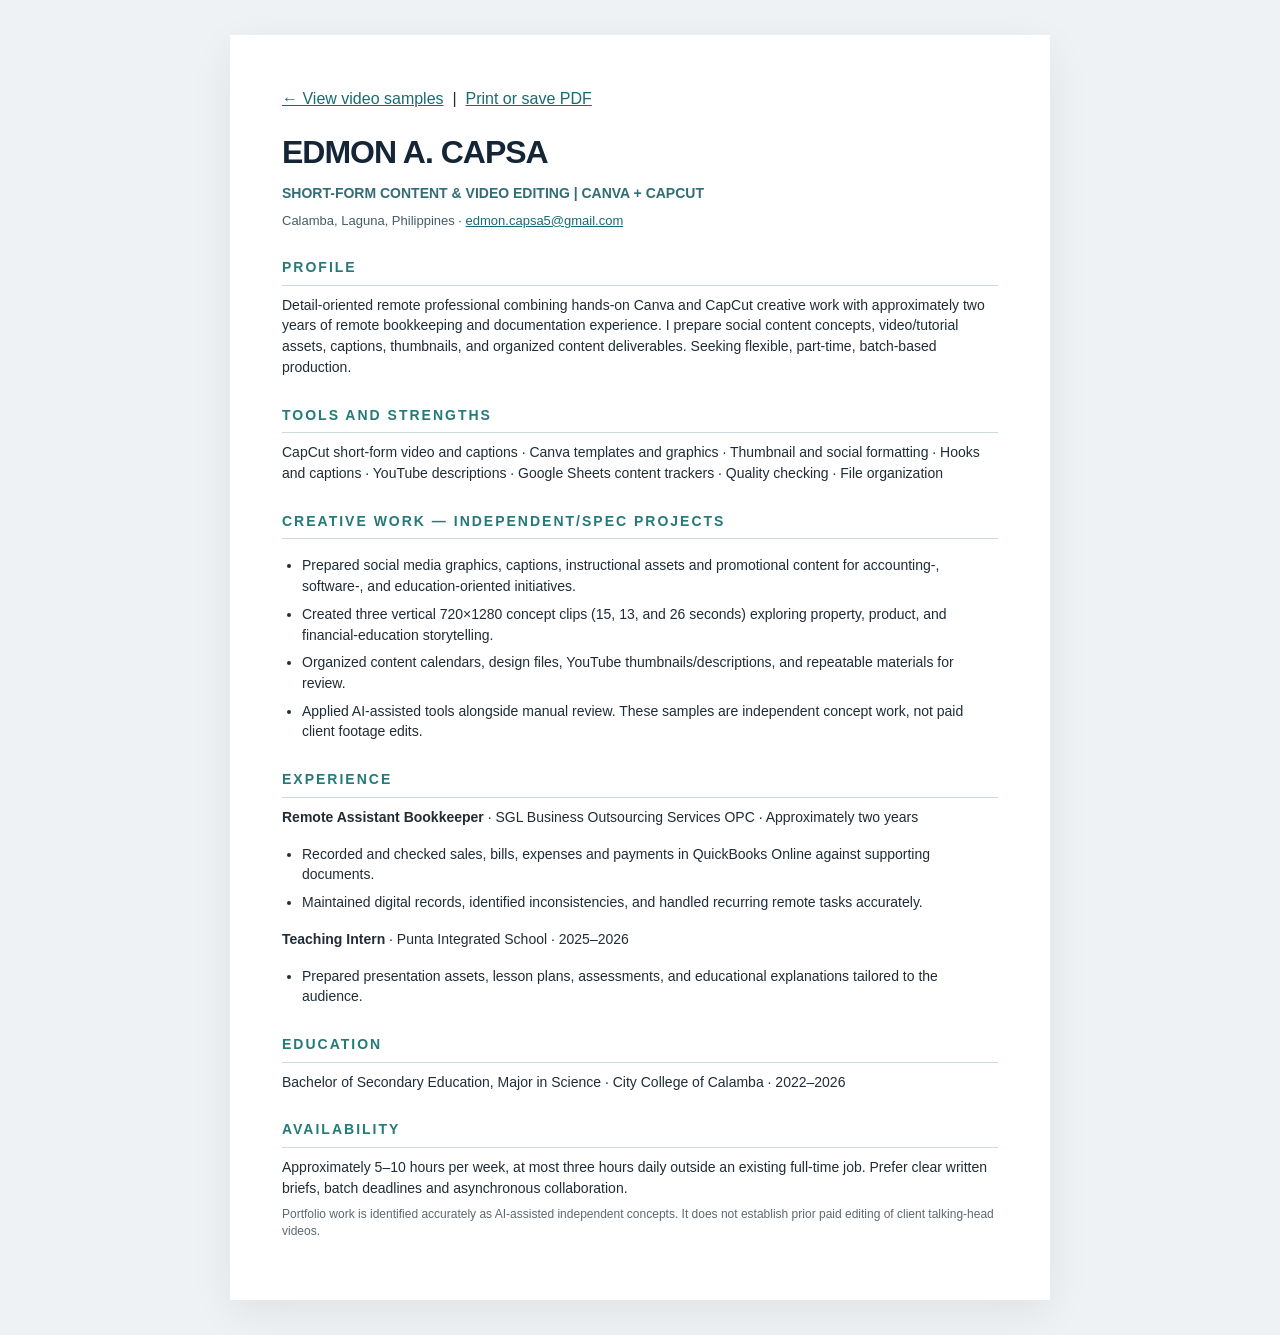
<file: creative-samples/cv.html>
<!doctype html>
<html lang="en"><head><meta charset="utf-8"><meta name="viewport" content="width=device-width,initial-scale=1">
<title>Edmon A. Capsa — Part-Time CapCut & Content CV</title>
<meta name="description" content="Edmon A. Capsa: short-form content editor, Canva and CapCut, Philippines remote part-time.">
<style>*{box-sizing:border-box}body{font-family:Arial,Helvetica,sans-serif;line-height:1.48;color:#202c36;background:#eef2f5;margin:0}main{max-width:820px;margin:35px auto;padding:52px;background:#fff;box-shadow:0 12px 40px #0001}h1{font-size:32px;letter-spacing:-1px;margin:0;color:#142536}h2{font-size:14px;text-transform:uppercase;letter-spacing:2px;color:#247a78;border-bottom:1px solid #cadbdb;padding-bottom:7px;margin:27px 0 9px}p,li{font-size:14px;margin:7px 0}ul{padding-left:20px}a{color:#176b70}.subtitle{font-weight:700;color:#326d75;margin-top:7px}.contact{font-size:13px;color:#465b68}.muted{color:#5c6870;font-size:12px}.actions{margin-bottom:18px}@media(max-width:650px){main{margin:0;padding:26px;box-shadow:none}}@media print{body{background:#fff}main{margin:0;padding:0;box-shadow:none}.actions{display:none}}</style></head>
<body><main><div class="actions"><a href="./">← View video samples</a> &nbsp;|&nbsp; <a href="#" onclick="window.print();return false;">Print or save PDF</a></div>
<h1>EDMON A. CAPSA</h1><p class="subtitle">SHORT-FORM CONTENT & VIDEO EDITING | CANVA + CAPCUT</p>
<p class="contact">Calamba, Laguna, Philippines · <a href="mailto:edmon.capsa5@gmail.com">edmon.capsa5@gmail.com</a></p>
<h2>Profile</h2>
<p>Detail-oriented remote professional combining hands-on Canva and CapCut creative work with approximately two years of remote bookkeeping and documentation experience. I prepare social content concepts, video/tutorial assets, captions, thumbnails, and organized content deliverables. Seeking flexible, part-time, batch-based production.</p>
<h2>Tools and strengths</h2><p>CapCut short-form video and captions · Canva templates and graphics · Thumbnail and social formatting · Hooks and captions · YouTube descriptions · Google Sheets content trackers · Quality checking · File organization</p>
<h2>Creative work — independent/spec projects</h2><ul>
<li>Prepared social media graphics, captions, instructional assets and promotional content for accounting-, software-, and education-oriented initiatives.</li>
<li>Created three vertical 720×1280 concept clips (15, 13, and 26 seconds) exploring property, product, and financial-education storytelling.</li>
<li>Organized content calendars, design files, YouTube thumbnails/descriptions, and repeatable materials for review.</li>
<li>Applied AI-assisted tools alongside manual review. These samples are independent concept work, not paid client footage edits.</li>
</ul>
<h2>Experience</h2>
<p><strong>Remote Assistant Bookkeeper</strong> · SGL Business Outsourcing Services OPC · Approximately two years</p><ul><li>Recorded and checked sales, bills, expenses and payments in QuickBooks Online against supporting documents.</li><li>Maintained digital records, identified inconsistencies, and handled recurring remote tasks accurately.</li></ul>
<p><strong>Teaching Intern</strong> · Punta Integrated School · 2025–2026</p><ul><li>Prepared presentation assets, lesson plans, assessments, and educational explanations tailored to the audience.</li></ul>
<h2>Education</h2><p>Bachelor of Secondary Education, Major in Science · City College of Calamba · 2022–2026</p>
<h2>Availability</h2><p>Approximately 5–10 hours per week, at most three hours daily outside an existing full-time job. Prefer clear written briefs, batch deadlines and asynchronous collaboration.</p>
<p class="muted">Portfolio work is identified accurately as AI-assisted independent concepts. It does not establish prior paid editing of client talking-head videos.</p>
</main></body></html>
</file>
<file: quote-rescue/style.css>
:root{--bg:#f5f1ea;--card:#fffdfa;--text:#1c221f;--muted:#6a706b;--line:#ded8cf;--accent:#155d45;--accent2:#edf7f2;--warn:#9a5a0a;--warnbg:#fff5e4;--danger:#9c2f2f;--dangerbg:#fff0ef;--shadow:0 10px 28px rgba(42,36,29,.07)}*{box-sizing:border-box}body{margin:0;background:var(--bg);color:var(--text);font-family:Inter,ui-sans-serif,system-ui,-apple-system,BlinkMacSystemFont,"Segoe UI",sans-serif}.shell{width:min(760px,100%);margin:0 auto;padding:18px 14px 48px}.topbar{display:flex;align-items:center;justify-content:space-between;gap:12px;font-size:13px;margin-bottom:18px}.brand{font-weight:800}.brand span{font-weight:500;color:var(--muted)}.pill{background:#ece7df;border:1px solid #ddd6cc;border-radius:999px;padding:6px 9px;color:#5b615c;font-size:11px}.hero{padding:10px 3px 18px}.kicker{font-size:12px;font-weight:800;color:var(--accent);text-transform:uppercase;letter-spacing:.08em}.hero h1{font-size:clamp(30px,8vw,46px);line-height:1.02;letter-spacing:-.045em;margin:9px 0 12px}.hero p{font-size:15px;line-height:1.55;color:var(--muted);max-width:650px;margin:0}.hero-actions{display:flex;align-items:center;gap:12px;flex-wrap:wrap;margin-top:14px}.hero-actions span{font-size:12px;color:var(--muted)}.card{background:var(--card);border:1px solid var(--line);border-radius:18px;padding:16px;margin:12px 0;box-shadow:var(--shadow)}.section-head{display:flex;justify-content:space-between;gap:12px;align-items:flex-start;margin-bottom:13px}.section-head>div{display:flex;align-items:center;gap:9px}.section-head h2{font-size:18px;margin:0}.step{display:inline-grid;place-items:center;width:26px;height:26px;border-radius:9px;background:var(--accent2);color:var(--accent);font-weight:900;font-size:13px;margin-right:7px}.hint,.summary-note{font-size:11px;color:var(--muted);text-align:right}.row{display:grid;grid-template-columns:1fr 1fr;gap:10px}.field{margin:8px 0}.field.narrow{max-width:110px}.field.grow{min-width:0}.field label{display:block;font-size:12px;font-weight:700;margin-bottom:5px}.help{color:var(--muted);font-weight:600}.field input,.field select,.field textarea{width:100%;border:1px solid #d7d1c8;border-radius:10px;background:#fff;padding:11px 12px;font:inherit;color:var(--text);outline:none}.field input:focus,.field select:focus,.field textarea:focus{border-color:#7f9f92;box-shadow:0 0 0 3px rgba(21,93,69,.09)}.btn{border:0;border-radius:11px;padding:11px 14px;font-weight:800;cursor:pointer;font:inherit}.btn.primary{background:var(--accent);color:#fff}.btn.secondary{background:#eef2ef;color:#23473a;border:1px solid #d5e1db}.btn.ghost{background:#f3efe9;color:#4a514d}.btn.danger{background:#fff0ee;color:#9c2f2f}.btn.small{padding:7px 10px;font-size:11px}.fullbtn{width:100%}.actions{display:flex;align-items:center;gap:10px;margin-top:12px}.sub,.notice{font-size:12px;line-height:1.45;color:var(--muted)}details>summary{cursor:pointer;list-style:none}details>summary::-webkit-details-marker{display:none}.summary-row{display:flex;align-items:center;justify-content:space-between;gap:12px}.details-body{padding-top:14px}.nested{border-top:1px solid #ece6de;margin-top:10px;padding-top:10px}.nested summary{font-size:12px;font-weight:800;color:#3e5b50}.nested-body{padding:10px 0}.component{border:1px solid #e3ddd4;border-radius:14px;background:#fff;margin:9px 0;overflow:hidden}.component-summary{display:flex;align-items:center;justify-content:space-between;padding:12px 13px;gap:12px}.component-summary span:first-child{min-width:0}.component-title{display:block;font-size:14px;white-space:nowrap;overflow:hidden;text-overflow:ellipsis}.component-meta{display:block;font-size:11px;color:var(--muted);margin-top:2px}.chev{color:var(--muted);font-size:18px}.component[open] .chev{transform:rotate(180deg)}.component-body{border-top:1px solid #eee8e0;padding:13px}.component-head{display:flex;align-items:center;justify-content:space-between;margin-bottom:7px}.mini-label{font-size:10px;font-weight:900;letter-spacing:.08em;color:var(--muted)}.toggleline{display:flex;gap:14px;flex-wrap:wrap;margin:9px 0;font-size:12px}.toggleline label{display:flex;align-items:center;gap:6px}.alt{border-left:3px solid #d7e7df;padding-left:10px;margin-top:10px}.hidden{display:none!important}.bigcheck{display:flex;align-items:flex-start;gap:10px;border:1px solid #ddd6cd;border-radius:13px;padding:12px;background:#fff}.bigcheck input{margin-top:3px;transform:scale(1.12)}.bigcheck span{display:block}.bigcheck strong{display:block;font-size:13px}.bigcheck small{display:block;color:var(--muted);line-height:1.4;margin-top:3px}.bigcheck.slim{margin-top:10px}.checkgrid{display:grid;grid-template-columns:1fr 1fr;gap:8px;font-size:12px;color:#59605b}.checkgrid span:before{content:'•';margin-right:7px}.action-card{padding:10px}.error{display:none;margin-top:10px;background:var(--dangerbg);color:var(--danger);border-radius:10px;padding:10px;font-size:12px}.error.show{display:block}.result{display:none}.result.show{display:block}.result-head{background:var(--accent2);border-radius:15px;padding:15px;margin-bottom:12px}.result-head.warn{background:var(--warnbg)}.result-head.danger{background:var(--dangerbg)}.eyebrow{font-size:10px;font-weight:900;letter-spacing:.09em;color:var(--muted);text-transform:uppercase}.decision{font-size:29px;line-height:1;font-weight:950;letter-spacing:-.03em;margin-top:4px}.reason{font-size:13px;line-height:1.45;color:#555d58;margin:8px 0 0}.metric-grid{display:grid;grid-template-columns:1fr 1fr;gap:8px;margin:12px 0}.metric{border:1px solid #e4ded5;border-radius:12px;padding:11px;background:#fff}.metric b{display:block;font-size:18px}.metric span{font-size:10px;color:var(--muted)}.scope-list{display:grid;gap:7px}.scope-item{display:flex;justify-content:space-between;gap:12px;border:1px solid #e4ded5;border-radius:12px;padding:11px;background:#fff;font-size:12px}.kind{font-size:9px;font-weight:900;letter-spacing:.08em;color:var(--accent);margin-bottom:3px}.scope-right{text-align:right}.scope-right small{color:var(--muted)}.message{white-space:pre-wrap;border:1px solid #ddd6cd;background:#fff;border-radius:12px;padding:12px;font-size:12px;line-height:1.5}.footer{text-align:center;color:#8a8f8b;font-size:10px;margin-top:18px}@media(max-width:520px){.shell{padding:12px 10px 34px}.topbar{align-items:flex-start}.pill{display:none}.hero{padding-top:4px}.hero h1{font-size:35px}.card{border-radius:15px;padding:13px}.section-head{display:block}.section-head>div{margin-bottom:3px}.hint{display:block;text-align:left;margin-left:35px}.row{grid-template-columns:1fr 1fr}.component-body .row{grid-template-columns:1fr}.field.narrow{max-width:none}.metric-grid{grid-template-columns:1fr 1fr}.summary-note{font-size:10px;max-width:100px}.checkgrid{grid-template-columns:1fr}.decision{font-size:25px}}
</file>
